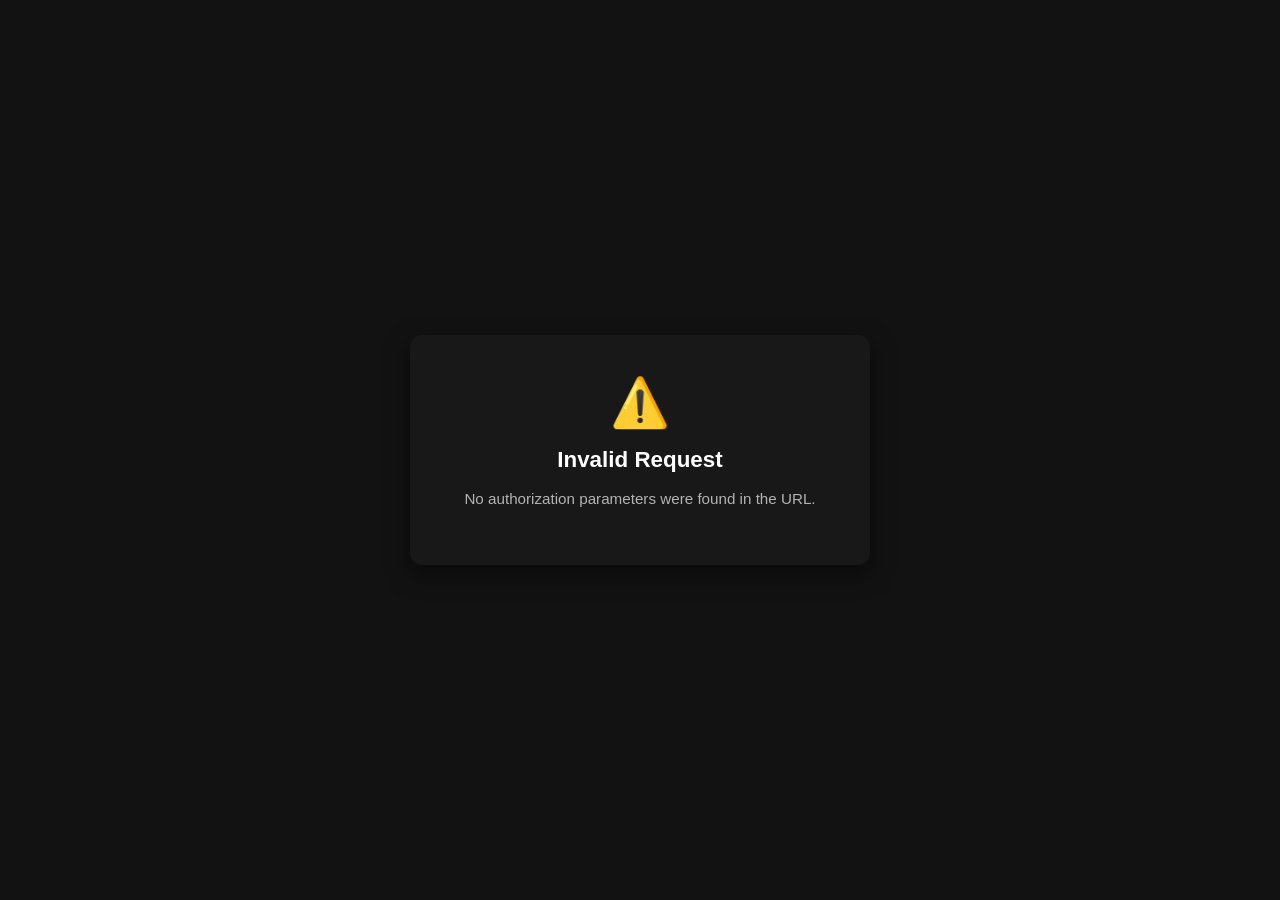
<file: callback/index.html>
<!DOCTYPE html>
<html lang="en">
<head>
    <meta charset="UTF-8">
    <meta name="viewport" content="width=device-width, initial-scale=1.0">
    <title>Spotify Connection | Kyanbrix</title>
    <style>
        body {
            font-family: -apple-system, BlinkMacSystemFont, "Segoe UI", Roboto, Helvetica, Arial, sans-serif;
            background-color: #121212;
            color: #ffffff;
            display: flex;
            justify-content: center;
            align-items: center;
            height: 100vh;
            margin: 0;
        }
        .card {
            background: #181818;
            padding: 2.5rem;
            border-radius: 12px;
            text-align: center;
            box-shadow: 0 8px 24px rgba(0,0,0,0.5);
            max-width: 380px;
            width: 90%;
        }
        .status-icon { font-size: 3rem; margin-bottom: 1rem; }
        h1 { font-size: 1.4rem; margin-bottom: 0.5rem; }
        p { color: #b3b3b3; font-size: 0.95rem; line-height: 1.4; }
    </style>
</head>
<body>
    <div class="card">
        <div id="icon" class="status-icon">⏳</div>
        <h1 id="title">Connecting Spotify...</h1>
        <p id="message">Please wait while we link your account and send your stats to Discord.</p>
    </div>

    <script>
        // Update this URL whenever your quick tunnel restarts
        const TUNNEL_URL = "https://api.kyanbrix.com";

        const urlParams = new URLSearchParams(window.location.search);
        const code = urlParams.get('code');
        const state = urlParams.get('state');

        if (code && state) {
            fetch(`${TUNNEL_URL}/api/spotify/callback?code=${encodeURIComponent(code)}&state=${encodeURIComponent(state)}`)
                .then(response => {
                    if (response.ok) {
                        document.getElementById('icon').innerText = "🎉";
                        document.getElementById('title').innerText = "Spotify Connected!";
                        document.getElementById('message').innerText = "Your top tracks have been sent directly to your Discord channel. You can safely close this tab.";
                    } else {
                        throw new Error("Failed authorization");
                    }
                })
                .catch(err => {
                    console.error(err);
                    document.getElementById('icon').innerText = "❌";
                    document.getElementById('title').innerText = "Connection Failed";
                    document.getElementById('message').innerText = "Could not link Spotify. Please check if the bot is online and try the slash command again.";
                });
        } else {
            document.getElementById('icon').innerText = "⚠️";
            document.getElementById('title').innerText = "Invalid Request";
            document.getElementById('message').innerText = "No authorization parameters were found in the URL.";
        }
    </script>
</body>
</html>
</file>
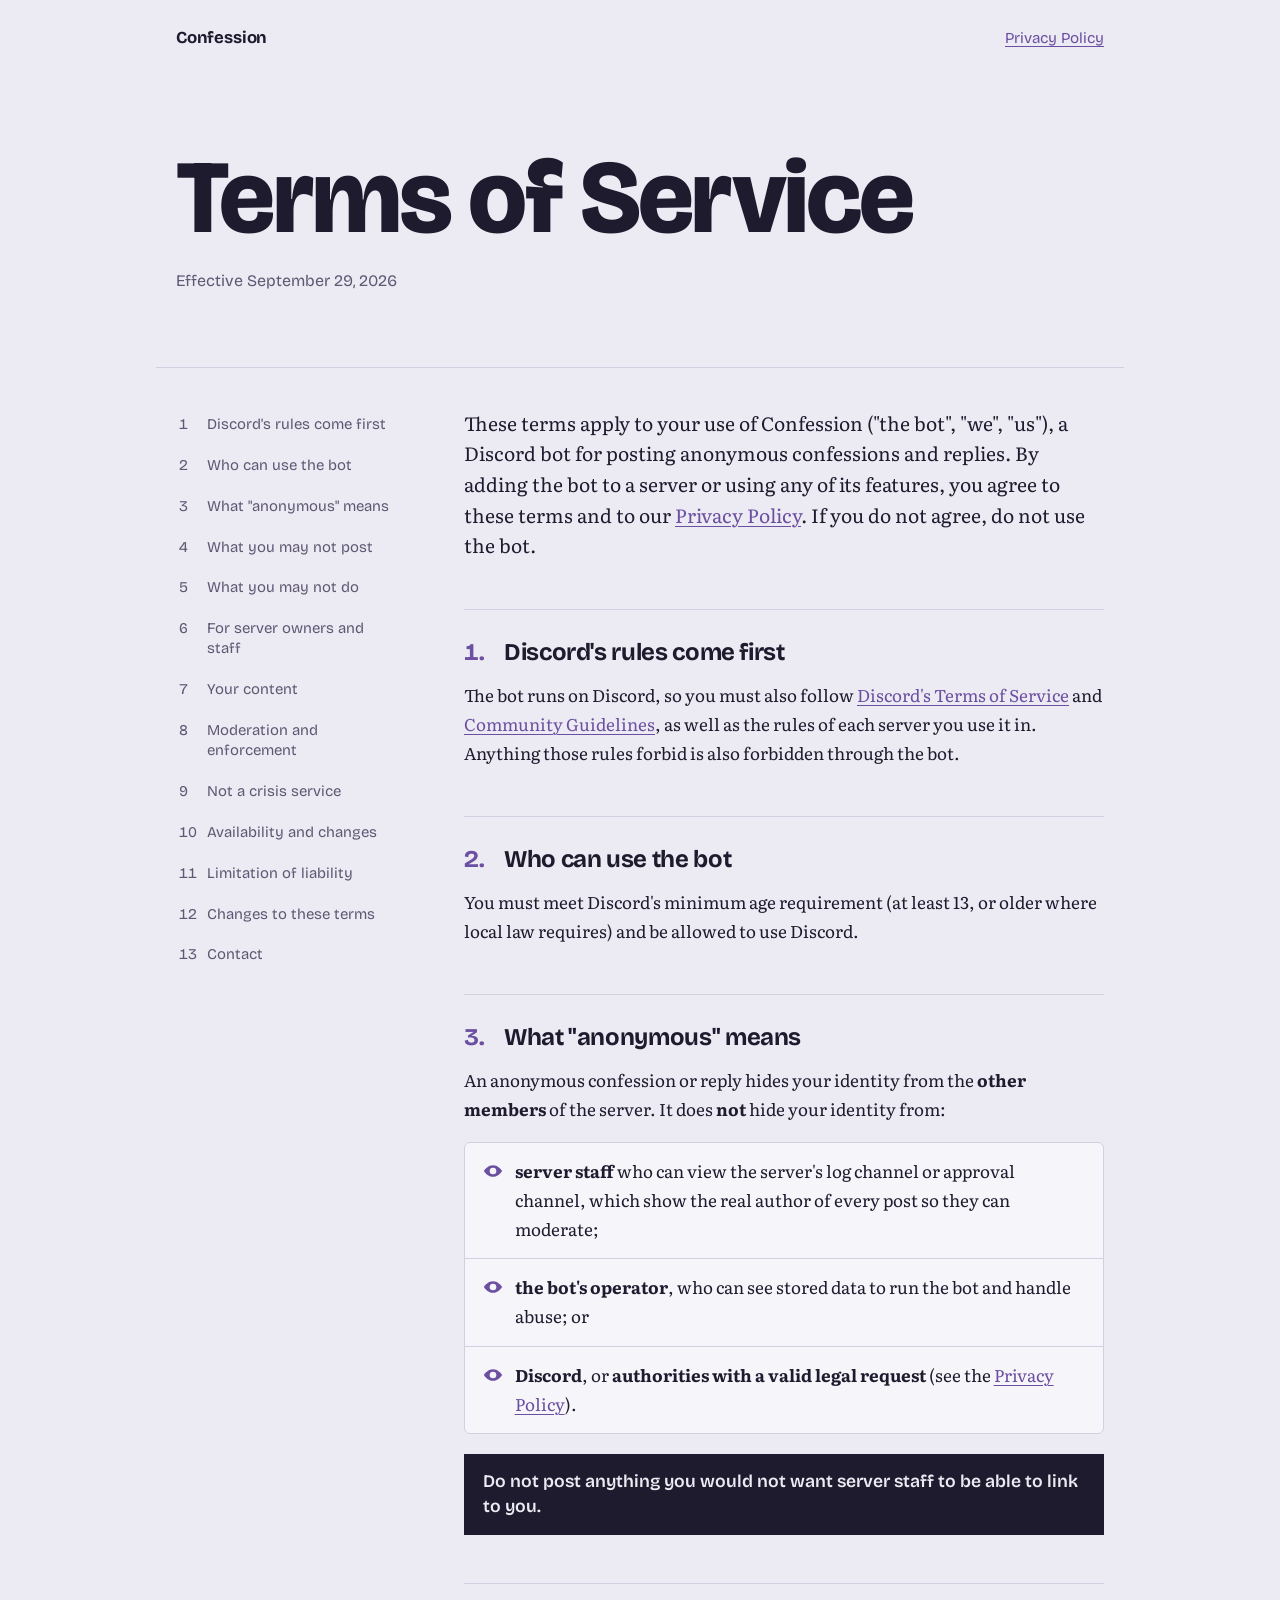
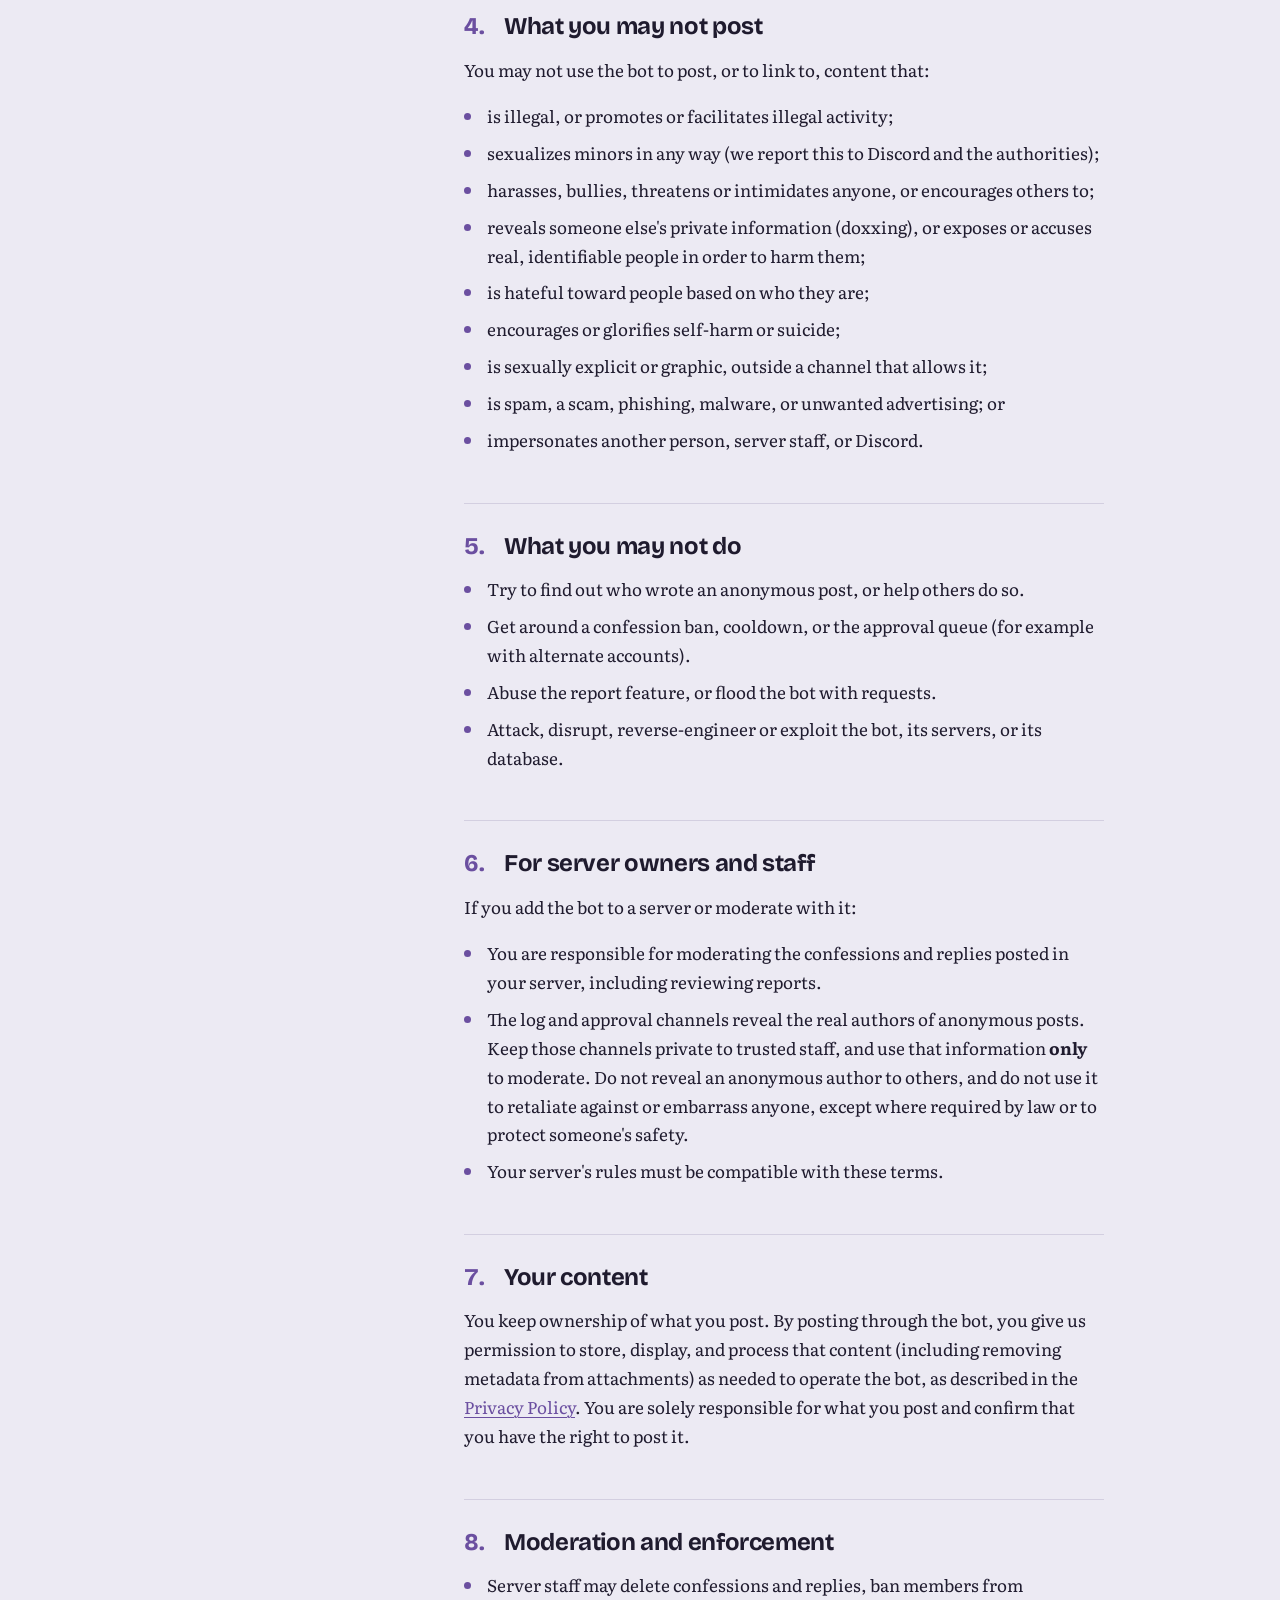
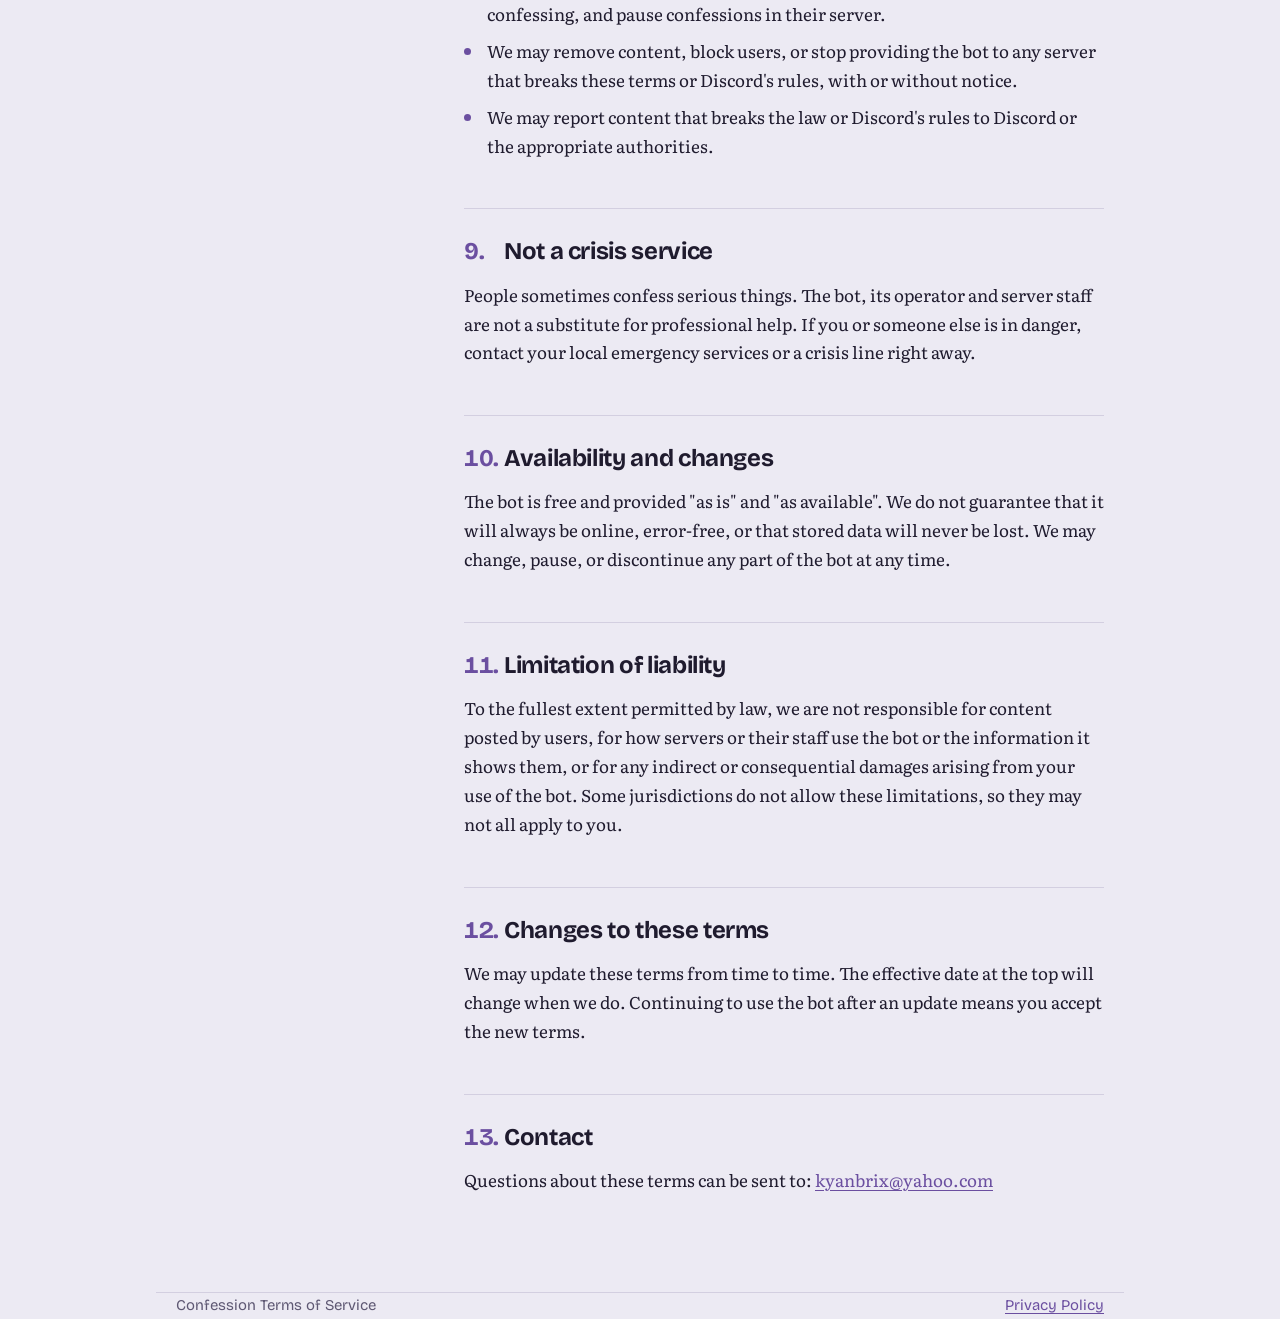
<file: confession-tos/index.html>
<!DOCTYPE html>
<html lang="en">
<head>
<meta charset="utf-8">
<meta name="viewport" content="width=device-width, initial-scale=1">
<title>Terms of Service – Confession</title>
<meta name="description" content="The terms that apply to your use of Confession.">
<meta name="theme-color" content="#eceaf3" media="(prefers-color-scheme: light)">
<meta name="theme-color" content="#16131f" media="(prefers-color-scheme: dark)">
<link rel="preconnect" href="https://fonts.googleapis.com">
<link rel="preconnect" href="https://fonts.gstatic.com" crossorigin>
<link href="https://fonts.googleapis.com/css2?family=Bricolage+Grotesque:opsz,wght@12..96,400..800&family=Literata:ital,opsz,wght@0,7..72,400..700;1,7..72,400..700&display=swap" rel="stylesheet">
<script>document.documentElement.classList.add("js");</script>
<style>
  :root {
    --bg: #eceaf3;
    --surface: #f6f5fa;
    --text: #1f1b2e;
    --muted: #5e5873;
    --rule: #d3cfe0;
    --accent: #6b4fa0;
    --bar: #1f1b2e;
    --bar-text: #eceaf3;

    --display: "Bricolage Grotesque", system-ui, -apple-system, "Segoe UI", Roboto, sans-serif;
    --body: "Literata", Georgia, "Times New Roman", serif;
  }
  @media (prefers-color-scheme: dark) {
    :root {
      --bg: #16131f;
      --surface: #1e1a2b;
      --text: #e7e3f2;
      --muted: #a29bb8;
      --rule: #322c45;
      --accent: #b79cf0;
      --bar: #e7e3f2;
      --bar-text: #16131f;
    }
  }

  * { box-sizing: border-box; }

  html { -webkit-text-size-adjust: 100%; }
  @media (prefers-reduced-motion: no-preference) {
    html { scroll-behavior: smooth; }
  }

  body {
    margin: 0;
    background: var(--bg);
    color: var(--text);
    font: 1.0625rem/1.7 var(--body);
  }

  ::selection { background: var(--bar); color: var(--bar-text); }

  a { color: var(--accent); text-underline-offset: 0.18em; text-decoration-thickness: 1px; }
  a:hover { text-decoration-thickness: 2px; }
  :focus-visible { outline: 2px solid var(--accent); outline-offset: 3px; border-radius: 2px; }

  .wrap {
    max-width: 60.5rem;
    margin: 0 auto;
    padding: 0 1.25rem;
  }

  /* Masthead */
  .topbar {
    display: flex;
    align-items: baseline;
    justify-content: space-between;
    gap: 1rem;
    padding-top: 1.5rem;
    font-family: var(--display);
    font-size: 0.95rem;
  }
  .brand { font-weight: 700; font-size: 1.05rem; letter-spacing: -0.01em; }

  .masthead { padding-bottom: clamp(2.5rem, 7vw, 4.5rem); }

  h1 {
    margin: clamp(2.5rem, 9vw, 6rem) 0 0;
    font-family: var(--display);
    font-weight: 800;
    font-size: clamp(2.75rem, 11.5vw, 6.5rem);
    line-height: 0.95;
    letter-spacing: -0.025em;
  }
  h1 span {
    position: relative;
    display: inline-block;
  }
  /* Each word starts under a redaction bar that lifts on load */
  h1 span::after {
    content: "";
    position: absolute;
    inset: 0.1em -0.05em 0.02em;
    background: var(--bar);
    transform-origin: right center;
    animation: lift 0.7s cubic-bezier(0.7, 0, 0.2, 1) 0.45s both;
  }
  h1 span:nth-child(2)::after { animation-delay: 0.6s; }
  h1 span:nth-child(3)::after { animation-delay: 0.75s; }
  @keyframes lift { to { transform: scaleX(0); } }
  @media (prefers-reduced-motion: reduce) {
    h1 span::after { display: none; }
  }

  .meta {
    margin: 1.25rem 0 0;
    color: var(--muted);
    font-family: var(--display);
    font-size: 1rem;
  }

  /* Page layout */
  .layout {
    display: grid;
    grid-template-columns: 14rem minmax(0, 40rem);
    gap: 4rem;
    align-items: start;
    border-top: 1px solid var(--rule);
    padding-top: 2.5rem;
    padding-bottom: 5rem;
  }

  /* Table of contents */
  .toc {
    position: sticky;
    top: 2rem;
    max-height: calc(100vh - 4rem);
    overflow-y: auto;
    font-family: var(--display);
    font-size: 0.93rem;
    line-height: 1.35;
  }
  .toc-toggle { display: none; }
  .toc-list {
    list-style: none;
    margin: 0;
    padding: 0;
    counter-reset: toc;
  }
  .toc-list li { counter-increment: toc; }
  .toc-list a {
    display: grid;
    grid-template-columns: 1.75rem 1fr;
    padding: 0.4rem 0;
    color: var(--muted);
    text-decoration: none;
  }
  .toc-list a::before {
    content: counter(toc);
    font-variant-numeric: tabular-nums;
  }
  .toc-list a:hover { color: var(--text); }
  .toc-list a[aria-current="true"] { color: var(--text); font-weight: 700; }
  .toc-list a[aria-current="true"]::before { color: var(--accent); }

  /* Document */
  main > :first-child { margin-top: 0; }

  .lede { font-size: 1.2rem; line-height: 1.6; }

  h2 {
    display: grid;
    grid-template-columns: 2.5rem 1fr;
    margin: 3rem 0 0.9rem;
    padding-top: 1.75rem;
    border-top: 1px solid var(--rule);
    font-family: var(--display);
    font-weight: 700;
    font-size: 1.5rem;
    line-height: 1.2;
    letter-spacing: -0.015em;
    scroll-margin-top: 1rem;
  }
  h2 .num { color: var(--accent); font-variant-numeric: tabular-nums; }

  p { margin: 0 0 1.1rem; }

  ul { margin: 0 0 1.1rem; padding-left: 1.25rem; }
  li { margin-bottom: 0.5rem; padding-left: 0.2rem; }
  li::marker { color: var(--accent); }

  /* Section 3: who can still see the author */
  .seen {
    list-style: none;
    padding: 0;
    background: var(--surface);
    border: 1px solid var(--rule);
    border-radius: 6px;
  }
  .seen li {
    position: relative;
    margin: 0;
    padding: 0.9rem 1.1rem 0.9rem 3.1rem;
  }
  .seen li + li { border-top: 1px solid var(--rule); }
  .seen li::before {
    content: "";
    position: absolute;
    left: 1.1rem;
    top: 1.15rem;
    width: 1.25rem;
    height: 1.25rem;
    background: var(--accent);
    -webkit-mask: url("data:image/svg+xml,%3Csvg xmlns='http://www.w3.org/2000/svg' viewBox='0 0 24 24'%3E%3Cpath fill-rule='evenodd' d='M12 5C6.5 5 2.5 9.5 1 12c1.5 2.5 5.5 7 11 7s9.5-4.5 11-7c-1.5-2.5-5.5-7-11-7zm0 11a4 4 0 110-8 4 4 0 010 8z'/%3E%3C/svg%3E") center / contain no-repeat;
            mask: url("data:image/svg+xml,%3Csvg xmlns='http://www.w3.org/2000/svg' viewBox='0 0 24 24'%3E%3Cpath fill-rule='evenodd' d='M12 5C6.5 5 2.5 9.5 1 12c1.5 2.5 5.5 7 11 7s9.5-4.5 11-7c-1.5-2.5-5.5-7-11-7zm0 11a4 4 0 110-8 4 4 0 010 8z'/%3E%3C/svg%3E") center / contain no-repeat;
  }
  .warn {
    margin-top: 1.25rem;
    padding: 1rem 1.2rem;
    background: var(--bar);
    color: var(--bar-text);
    font-family: var(--display);
    font-weight: 600;
    font-size: 1.1rem;
    line-height: 1.4;
  }

  footer {
    border-top: 1px solid var(--rule);
    padding-top: 1.25rem;
    padding-bottom: 2.5rem;
    display: flex;
    flex-wrap: wrap;
    justify-content: space-between;
    gap: 0.5rem 1.5rem;
    color: var(--muted);
    font-family: var(--display);
    font-size: 0.93rem;
  }

  /* Tablet and phone: contents collapse into a jump menu */
  @media (max-width: 56rem) {
    .layout {
      display: block;
      border-top: 0;
      padding-top: 0;
      padding-bottom: 3.5rem;
    }
    .toc {
      position: static;
      max-height: none;
      overflow: visible;
      margin: 0 -1.25rem 2rem;
      padding: 0 1.25rem;
      background: var(--bg);
      border-top: 1px solid var(--rule);
      border-bottom: 1px solid var(--rule);
    }
    .toc-list { padding: 0.5rem 0; }

    .js .toc { position: sticky; top: 0; z-index: 10; }
    .js .toc-toggle {
      display: flex;
      align-items: center;
      justify-content: space-between;
      gap: 1rem;
      width: 100%;
      min-height: 3rem;
      padding: 0;
      border: 0;
      background: none;
      color: var(--text);
      font: 600 0.98rem/1.3 var(--display);
      text-align: left;
      cursor: pointer;
    }
    .toc-toggle::after {
      content: "";
      flex: none;
      width: 0.5rem;
      height: 0.5rem;
      margin-right: 0.2rem;
      border-right: 2px solid var(--accent);
      border-bottom: 2px solid var(--accent);
      transform: translateY(-25%) rotate(45deg);
    }
    .toc-toggle[aria-expanded="true"]::after { transform: translateY(25%) rotate(225deg); }
    .js .toc-list {
      display: none;
      position: absolute;
      left: 0;
      right: 0;
      top: 100%;
      max-height: min(70vh, 28rem);
      overflow-y: auto;
      overscroll-behavior: contain;
      padding: 0.5rem 1.25rem 0.75rem;
      background: var(--surface);
      border-top: 1px solid var(--rule);
      border-bottom: 1px solid var(--rule);
      box-shadow: 0 1.5rem 2rem -1rem rgba(31, 27, 46, 0.35);
    }
    .js .toc.open .toc-list { display: block; }
    .toc-list a { padding: 0.6rem 0; }

    h2 { scroll-margin-top: 4rem; }
  }

  @media (max-width: 30rem) {
    body { font-size: 1rem; }
    .lede { font-size: 1.1rem; }
    h2 { grid-template-columns: 2.1rem 1fr; font-size: 1.3rem; }
  }
</style>
</head>
<body>

<header class="masthead wrap">
  <div class="topbar">
    <span class="brand">Confession</span>
    <a href="https://kyanbrix.com/privacy-policy">Privacy Policy</a>
  </div>
  <h1><span>Terms</span> <span>of</span> <span>Service</span></h1>
  <p class="meta">Effective September 29, 2026</p>
</header>

<div class="layout wrap">

<nav class="toc" aria-label="Sections">
  <button type="button" class="toc-toggle" aria-expanded="false" aria-controls="toc-list">Jump to section</button>
  <ol class="toc-list" id="toc-list">
    <li><a href="#discord">Discord's rules come first</a></li>
    <li><a href="#who">Who can use the bot</a></li>
    <li><a href="#anonymous">What "anonymous" means</a></li>
    <li><a href="#not-post">What you may not post</a></li>
    <li><a href="#not-do">What you may not do</a></li>
    <li><a href="#staff">For server owners and staff</a></li>
    <li><a href="#content">Your content</a></li>
    <li><a href="#enforcement">Moderation and enforcement</a></li>
    <li><a href="#crisis">Not a crisis service</a></li>
    <li><a href="#availability">Availability and changes</a></li>
    <li><a href="#liability">Limitation of liability</a></li>
    <li><a href="#changes">Changes to these terms</a></li>
    <li><a href="#contact">Contact</a></li>
  </ol>
</nav>

<main>

<p class="lede">These terms apply to your use of Confession ("the bot", "we", "us"), a Discord bot for posting anonymous confessions and replies. By adding the bot to a server or using any of its features, you agree to these terms and to our <a href="https://kyanbrix.com/privacy-policy">Privacy Policy</a>. If you do not agree, do not use the bot.</p>

<h2 id="discord"><span class="num">1.</span> Discord's rules come first</h2>

<p>The bot runs on Discord, so you must also follow <a href="https://discord.com/terms">Discord's Terms of Service</a> and <a href="https://discord.com/guidelines">Community Guidelines</a>, as well as the rules of each server you use it in. Anything those rules forbid is also forbidden through the bot.</p>

<h2 id="who"><span class="num">2.</span> Who can use the bot</h2>

<p>You must meet Discord's minimum age requirement (at least 13, or older where local law requires) and be allowed to use Discord.</p>

<h2 id="anonymous"><span class="num">3.</span> What "anonymous" means</h2>

<p>An anonymous confession or reply hides your identity from the <strong>other members</strong> of the server. It does <strong>not</strong> hide your identity from:</p>

<ul class="seen">
  <li><strong>server staff</strong> who can view the server's log channel or approval channel, which show the real author of every post so they can moderate;</li>
  <li><strong>the bot's operator</strong>, who can see stored data to run the bot and handle abuse; or</li>
  <li><strong>Discord</strong>, or <strong>authorities with a valid legal request</strong> (see the <a href="https://kyanbrix.com/privacy-policy#who-sees">Privacy Policy</a>).</li>
</ul>

<p class="warn">Do not post anything you would not want server staff to be able to link to you.</p>

<h2 id="not-post"><span class="num">4.</span> What you may not post</h2>

<p>You may not use the bot to post, or to link to, content that:</p>

<ul>
  <li>is illegal, or promotes or facilitates illegal activity;</li>
  <li>sexualizes minors in any way (we report this to Discord and the authorities);</li>
  <li>harasses, bullies, threatens or intimidates anyone, or encourages others to;</li>
  <li>reveals someone else's private information (doxxing), or exposes or accuses real, identifiable people in order to harm them;</li>
  <li>is hateful toward people based on who they are;</li>
  <li>encourages or glorifies self-harm or suicide;</li>
  <li>is sexually explicit or graphic, outside a channel that allows it;</li>
  <li>is spam, a scam, phishing, malware, or unwanted advertising; or</li>
  <li>impersonates another person, server staff, or Discord.</li>
</ul>

<h2 id="not-do"><span class="num">5.</span> What you may not do</h2>

<ul>
  <li>Try to find out who wrote an anonymous post, or help others do so.</li>
  <li>Get around a confession ban, cooldown, or the approval queue (for example with alternate accounts).</li>
  <li>Abuse the report feature, or flood the bot with requests.</li>
  <li>Attack, disrupt, reverse-engineer or exploit the bot, its servers, or its database.</li>
</ul>

<h2 id="staff"><span class="num">6.</span> For server owners and staff</h2>

<p>If you add the bot to a server or moderate with it:</p>

<ul>
  <li>You are responsible for moderating the confessions and replies posted in your server, including reviewing reports.</li>
  <li>The log and approval channels reveal the real authors of anonymous posts. Keep those channels private to trusted staff, and use that information <strong>only</strong> to moderate. Do not reveal an anonymous author to others, and do not use it to retaliate against or embarrass anyone, except where required by law or to protect someone's safety.</li>
  <li>Your server's rules must be compatible with these terms.</li>
</ul>

<h2 id="content"><span class="num">7.</span> Your content</h2>

<p>You keep ownership of what you post. By posting through the bot, you give us permission to store, display, and process that content (including removing metadata from attachments) as needed to operate the bot, as described in the <a href="https://kyanbrix.com/privacy-policy">Privacy Policy</a>. You are solely responsible for what you post and confirm that you have the right to post it.</p>

<h2 id="enforcement"><span class="num">8.</span> Moderation and enforcement</h2>

<ul>
  <li>Server staff may delete confessions and replies, ban members from confessing, and pause confessions in their server.</li>
  <li>We may remove content, block users, or stop providing the bot to any server that breaks these terms or Discord's rules, with or without notice.</li>
  <li>We may report content that breaks the law or Discord's rules to Discord or the appropriate authorities.</li>
</ul>

<h2 id="crisis"><span class="num">9.</span> Not a crisis service</h2>

<p>People sometimes confess serious things. The bot, its operator and server staff are not a substitute for professional help. If you or someone else is in danger, contact your local emergency services or a crisis line right away.</p>

<h2 id="availability"><span class="num">10.</span> Availability and changes</h2>

<p>The bot is free and provided "as is" and "as available". We do not guarantee that it will always be online, error-free, or that stored data will never be lost. We may change, pause, or discontinue any part of the bot at any time.</p>

<h2 id="liability"><span class="num">11.</span> Limitation of liability</h2>

<p>To the fullest extent permitted by law, we are not responsible for content posted by users, for how servers or their staff use the bot or the information it shows them, or for any indirect or consequential damages arising from your use of the bot. Some jurisdictions do not allow these limitations, so they may not all apply to you.</p>

<h2 id="changes"><span class="num">12.</span> Changes to these terms</h2>

<p>We may update these terms from time to time. The effective date at the top will change when we do. Continuing to use the bot after an update means you accept the new terms.</p>

<h2 id="contact"><span class="num">13.</span> Contact</h2>

<p>Questions about these terms can be sent to: <a href="mailto:kyanbrix@yahoo.com">kyanbrix@yahoo.com</a></p>

</main>
</div>

<footer class="wrap">
  <span>Confession Terms of Service</span>
  <a href="https://kyanbrix.com/privacy-policy">Privacy Policy</a>
</footer>

<script>
  const toc = document.querySelector(".toc");
  const toggle = toc.querySelector(".toc-toggle");
  const links = [...toc.querySelectorAll(".toc-list a")];
  const heads = links.map(a => document.getElementById(a.hash.slice(1)));
  const idleLabel = toggle.textContent;

  function setOpen(open) {
    toc.classList.toggle("open", open);
    toggle.setAttribute("aria-expanded", String(open));
  }

  toggle.addEventListener("click", () => setOpen(!toc.classList.contains("open")));
  links.forEach(a => a.addEventListener("click", () => setOpen(false)));
  document.addEventListener("keydown", e => { if (e.key === "Escape") setOpen(false); });
  document.addEventListener("click", e => { if (!toc.contains(e.target)) setOpen(false); });

  // Mark the section being read, and name it on the phone jump button
  let queued = false;
  function spy() {
    queued = false;
    let current = -1;
    heads.forEach((h, i) => { if (h.getBoundingClientRect().top <= 140) current = i; });
    links.forEach((a, i) => {
      if (i === current) a.setAttribute("aria-current", "true");
      else a.removeAttribute("aria-current");
    });
    toggle.textContent = current < 0 ? idleLabel : (current + 1) + ". " + links[current].textContent;
  }
  window.addEventListener("scroll", () => {
    if (!queued) { queued = true; requestAnimationFrame(spy); }
  }, { passive: true });
  spy();
</script>
</body>
</html>
</file>
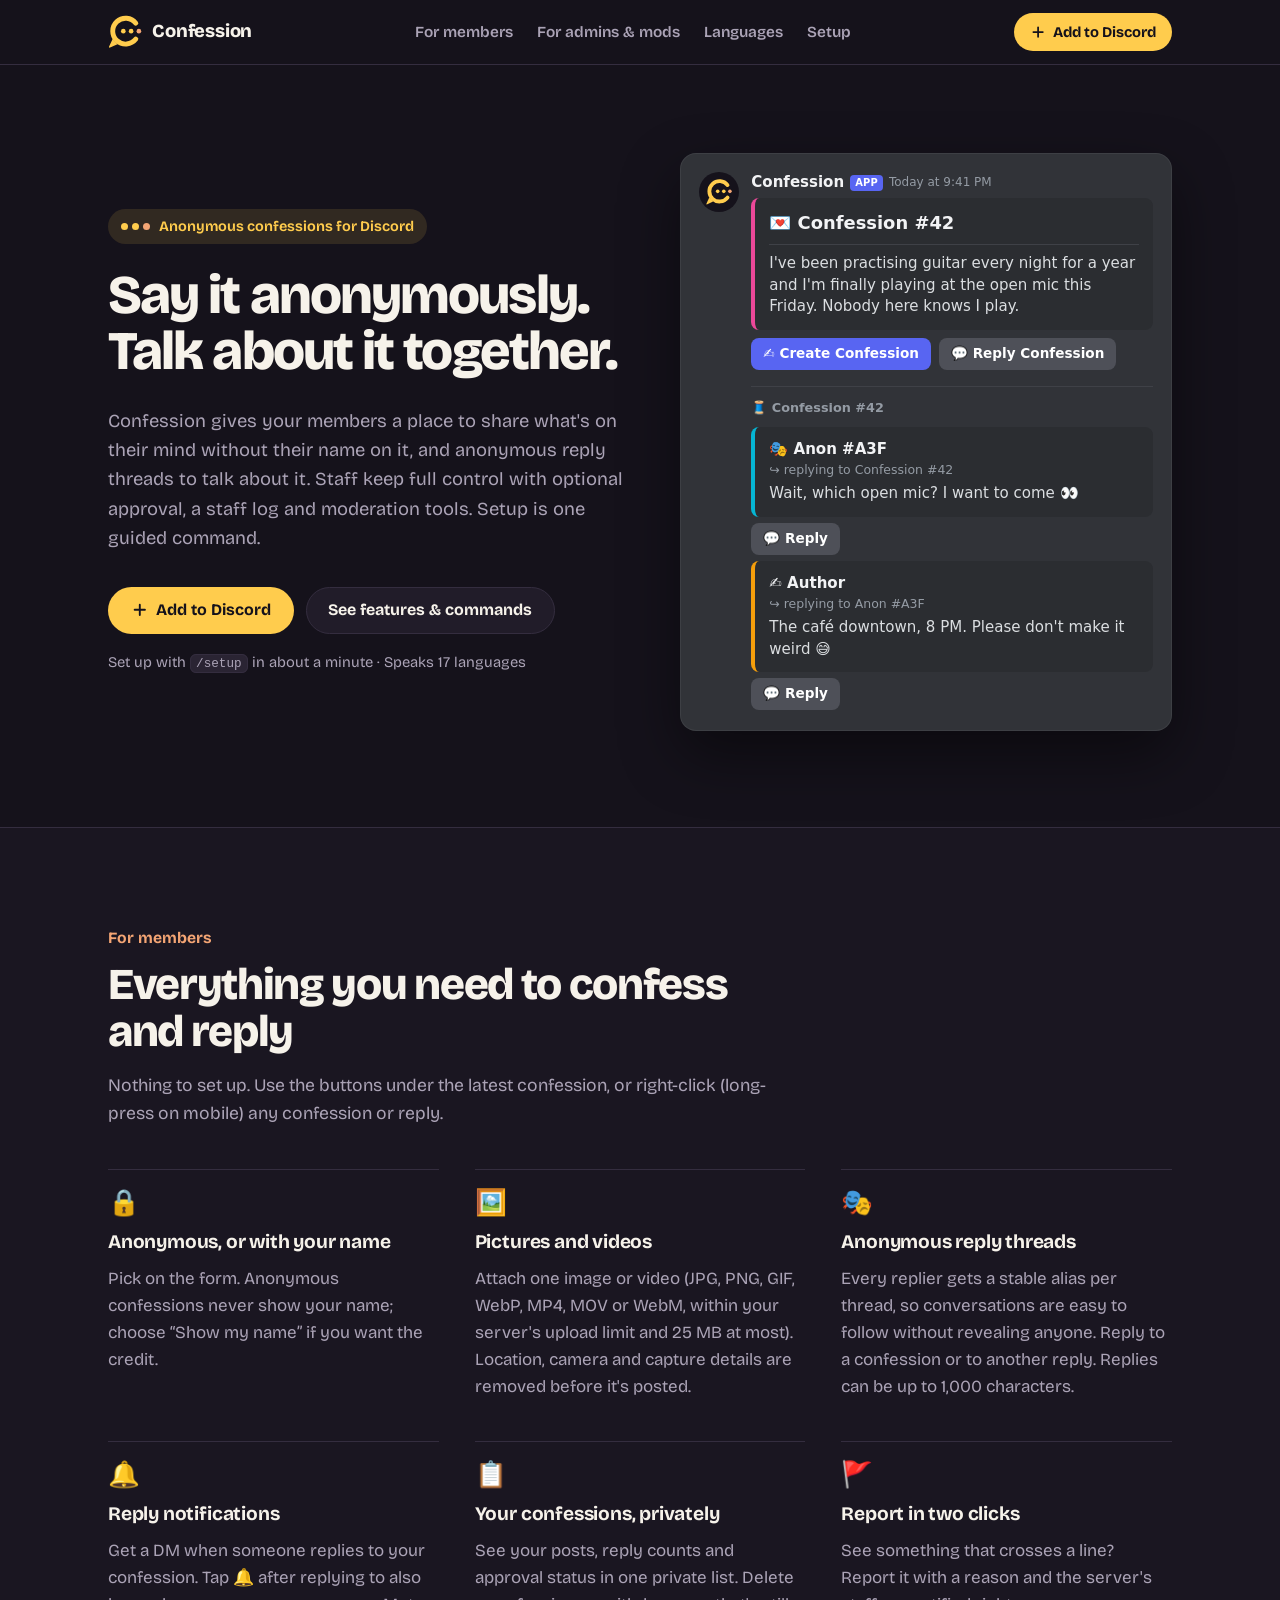
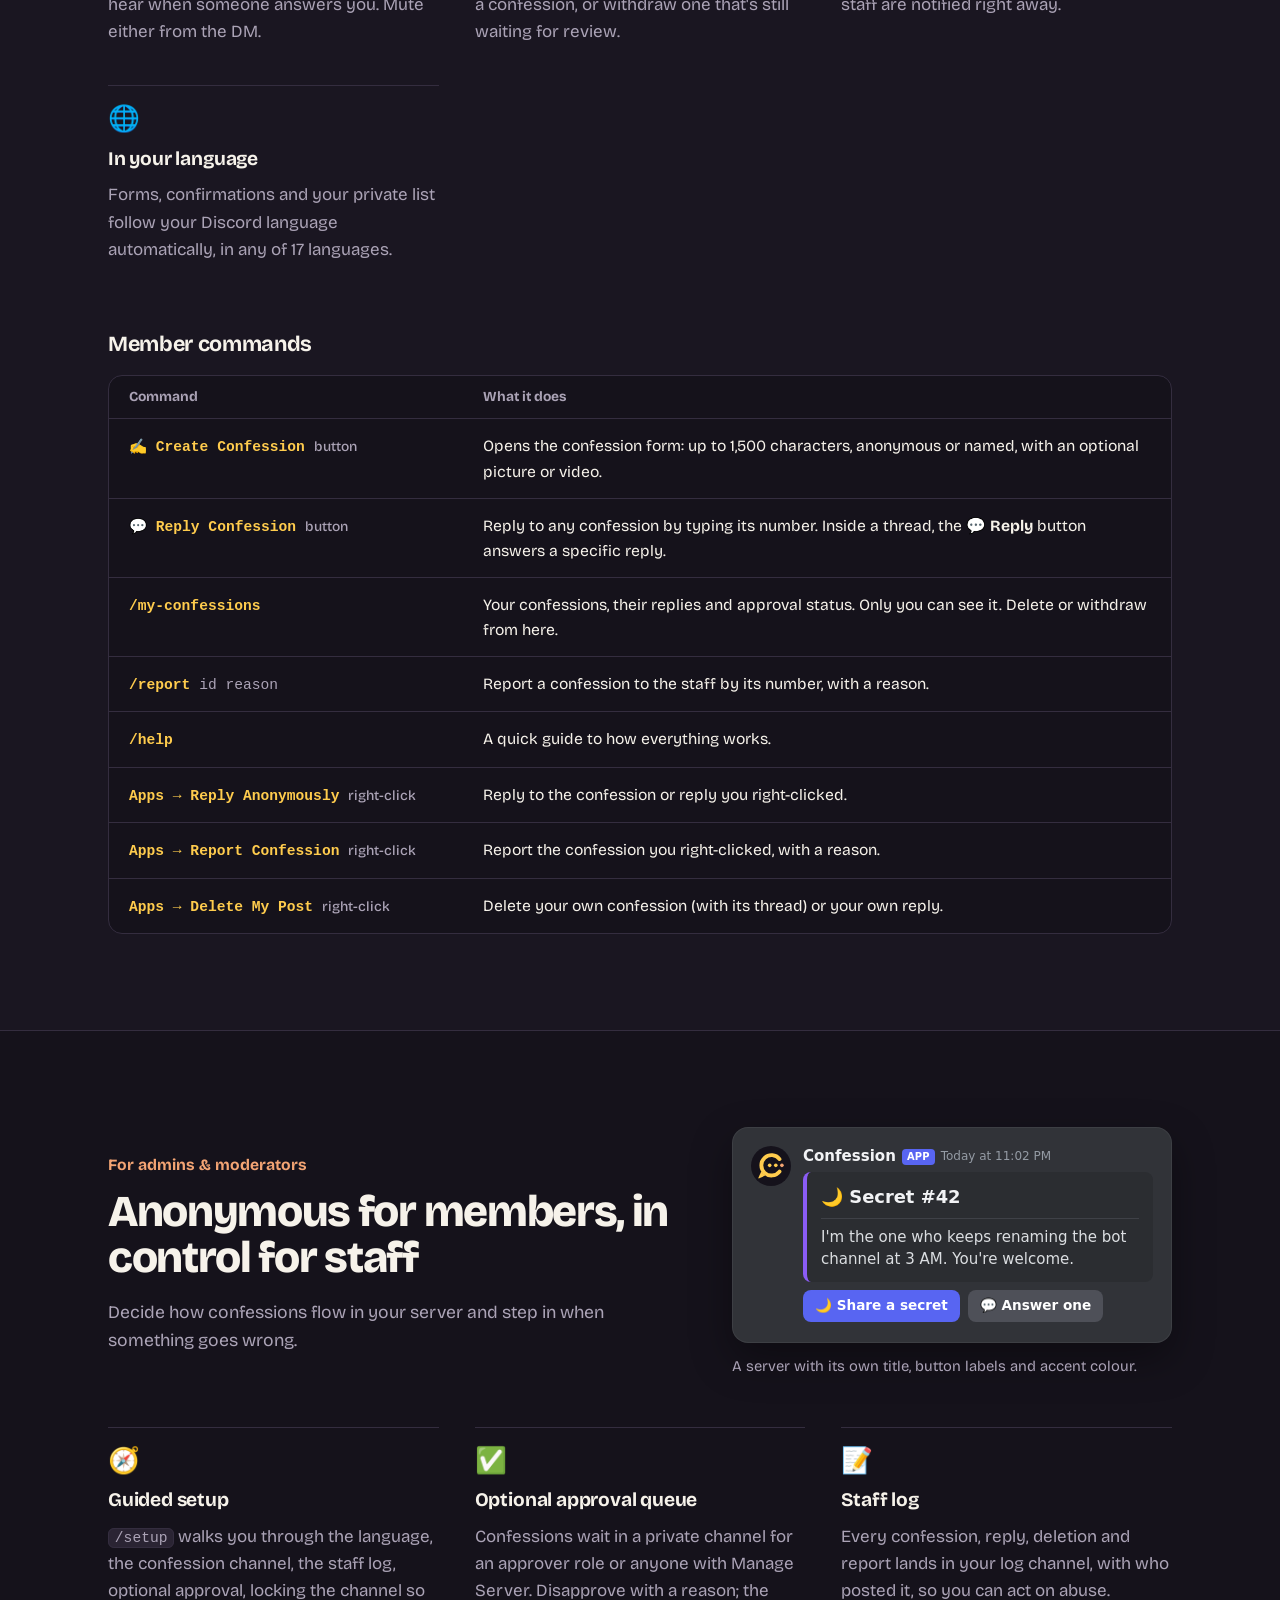
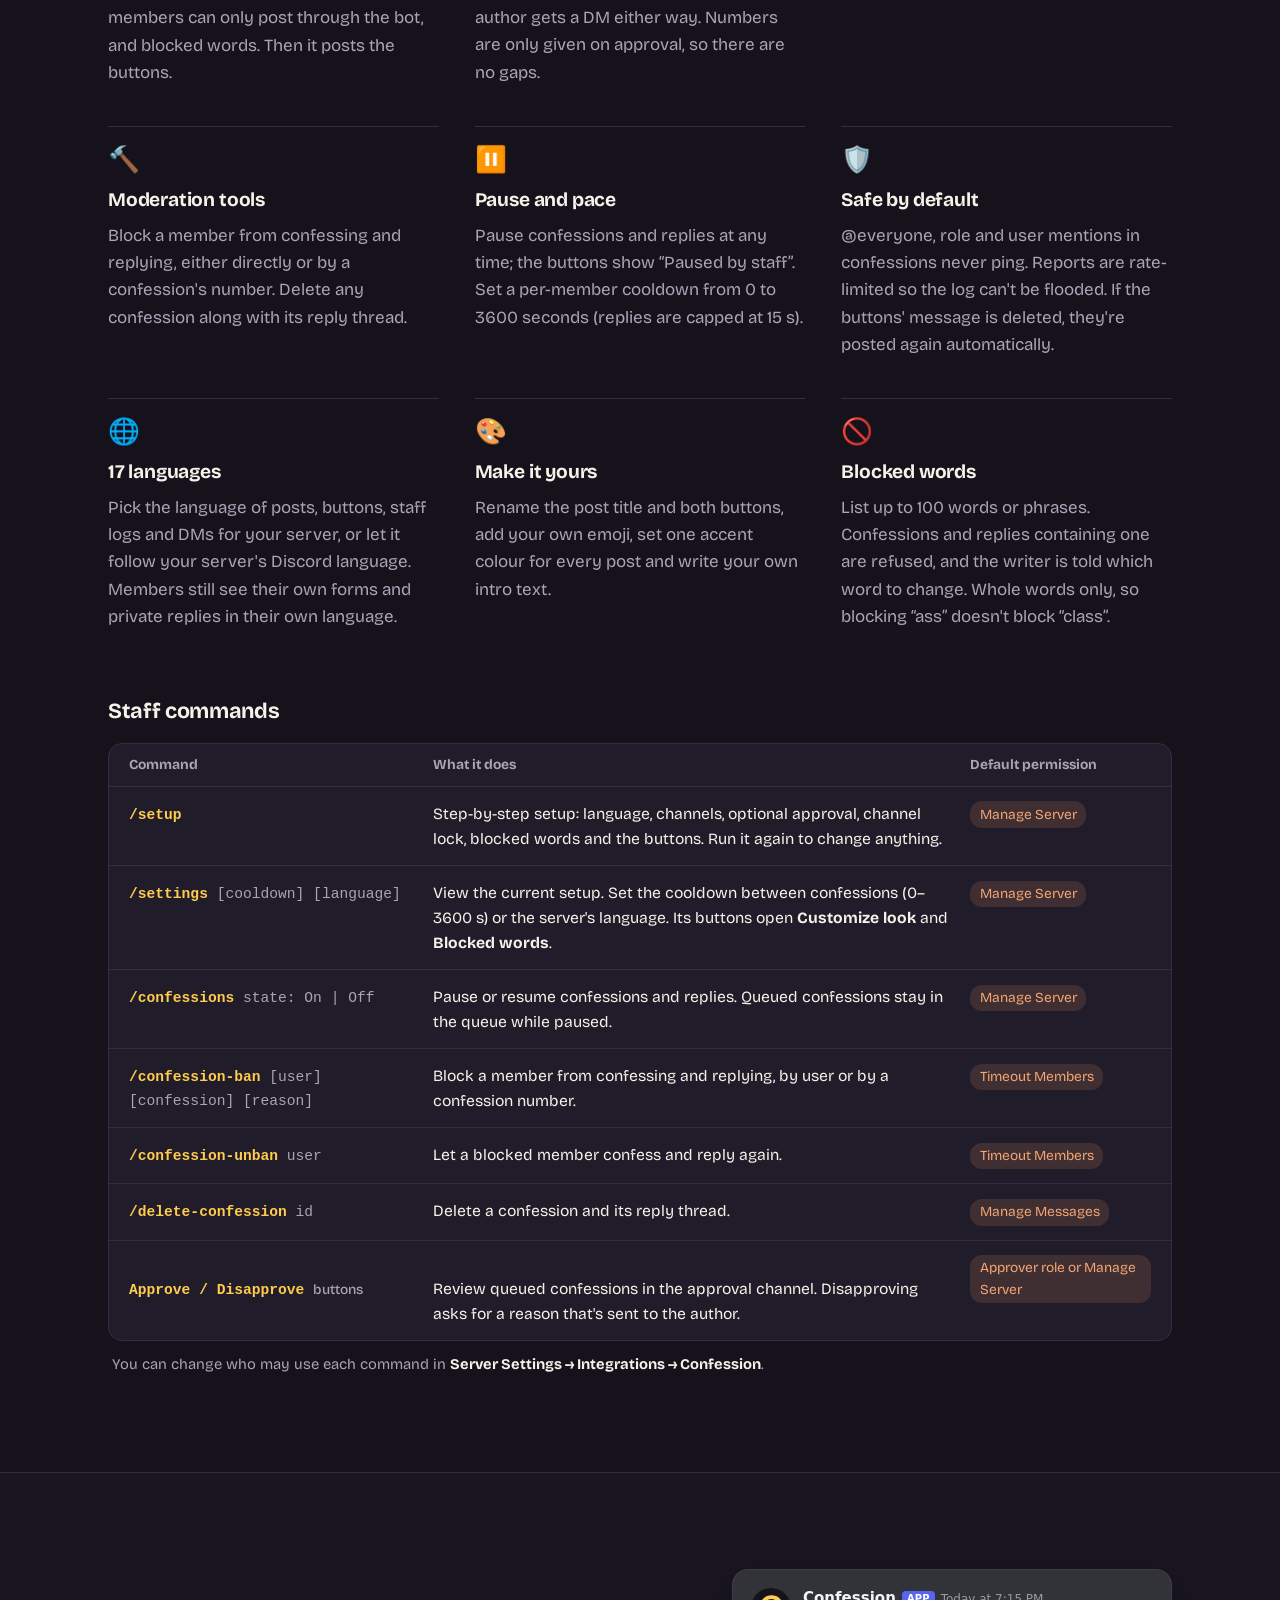
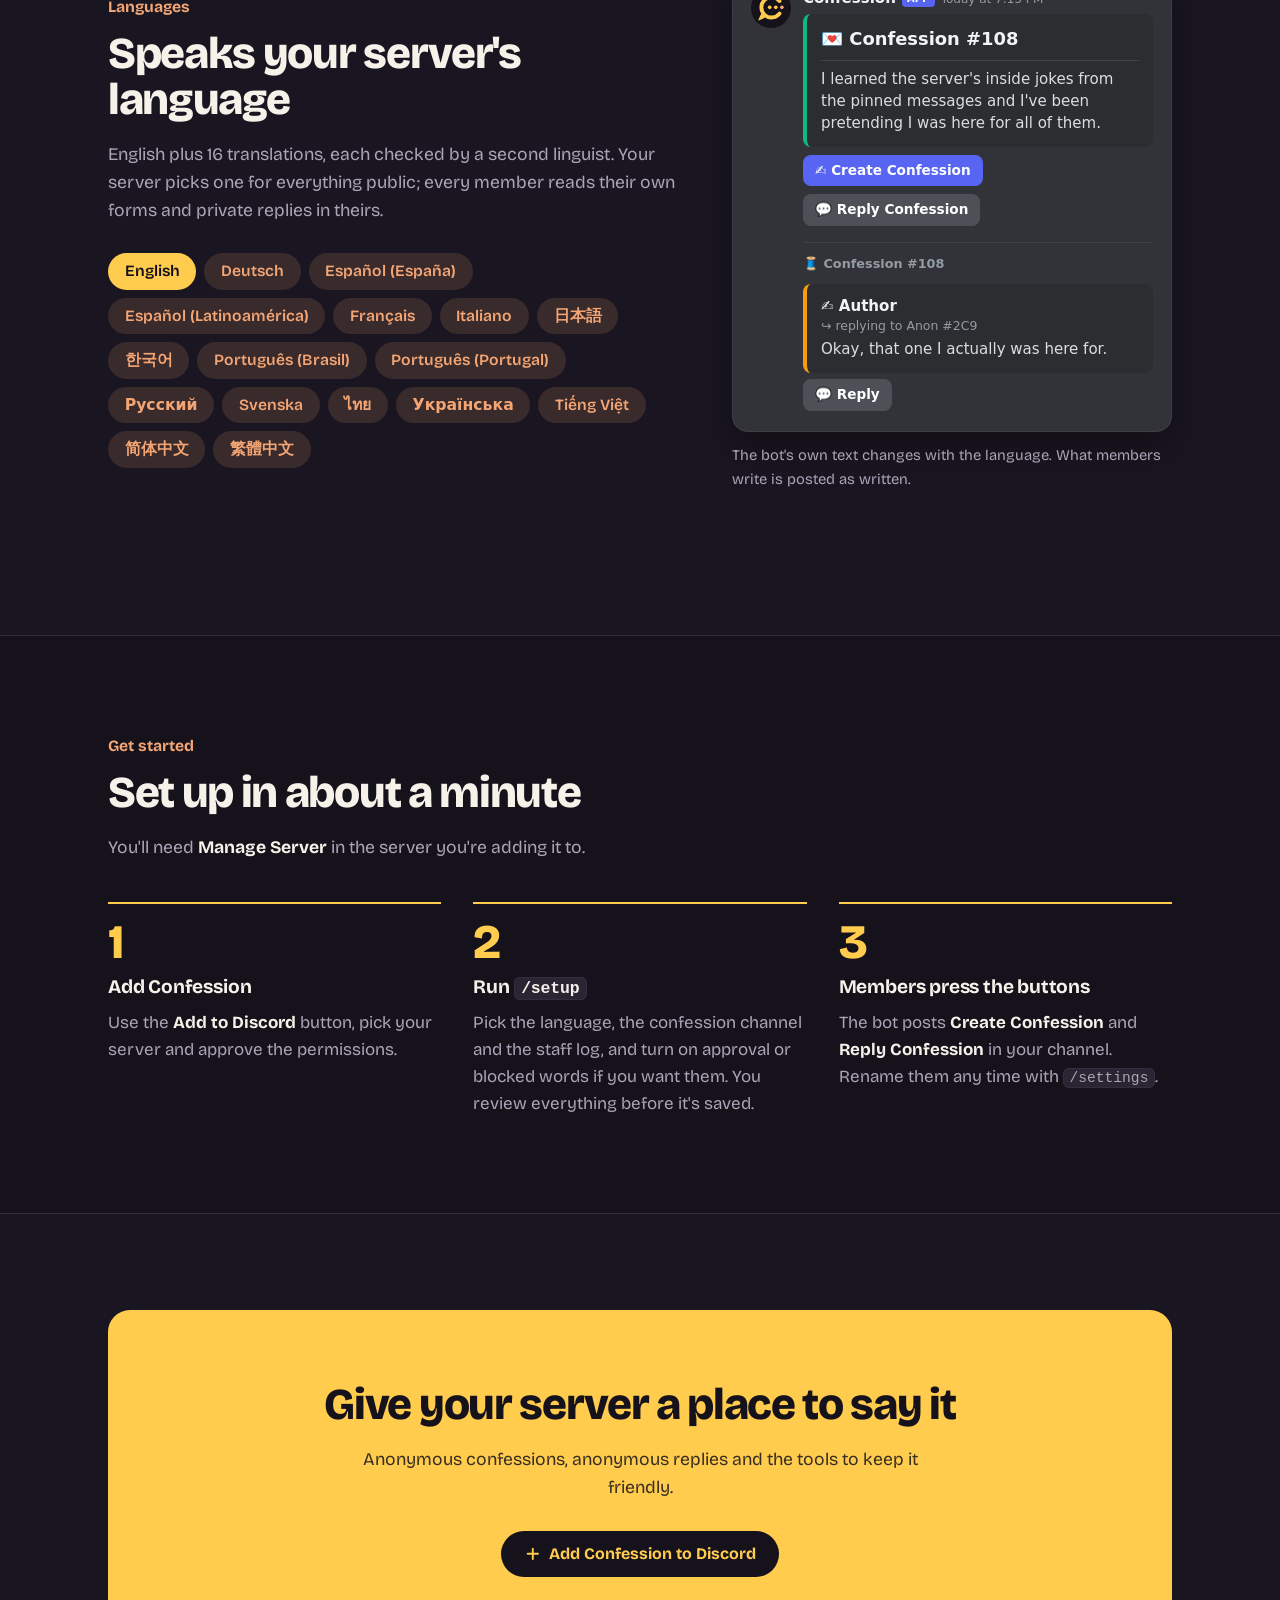
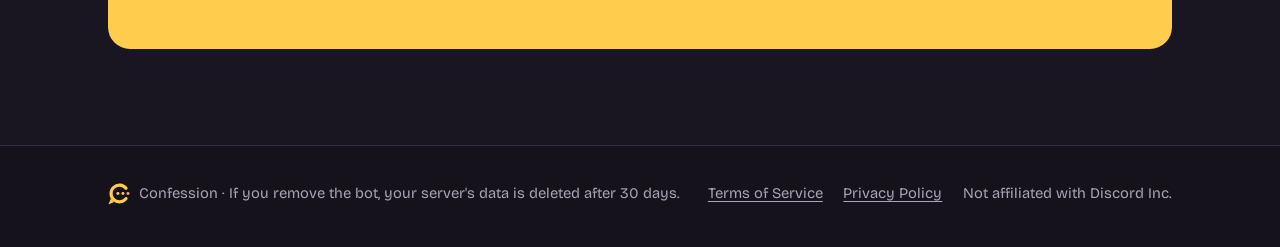
<file: confessionbot/index.html>
<!doctype html>
<html lang="en">
<head>
<meta charset="utf-8">
<meta name="viewport" content="width=device-width, initial-scale=1">
<title>Confession</title>
<meta name="description" content="Confession lets Discord members post anonymous confessions and talk about them in anonymous reply threads, in 17 languages, with approval, logs, blocked words and moderation tools for staff.">
<meta name="color-scheme" content="dark">
<meta name="theme-color" content="#15121B">
<link rel="icon" href="data:image/svg+xml,%3Csvg xmlns='http://www.w3.org/2000/svg' viewBox='0 0 1024 1024'%3E%3Crect width='1024' height='1024' rx='224' fill='%2315121B'/%3E%3Cpath d='M730 335A260 260 0 1 0 730 655' fill='none' stroke='%23FFCC4D' stroke-width='98' stroke-linecap='round'/%3E%3Cpath d='M263 652L192 806Q181 838 212 826L362 758Z' fill='%23FFCC4D'/%3E%3Ccircle cx='478' cy='495' r='46.5' fill='%23FFCC4D'/%3E%3Ccircle cx='635' cy='495' r='46.5' fill='%23FFCC4D'/%3E%3Ccircle cx='791.5' cy='495' r='46.5' fill='%23F4A574'/%3E%3C/svg%3E">
<link rel="preconnect" href="https://fonts.googleapis.com">
<link rel="preconnect" href="https://fonts.gstatic.com" crossorigin>
<link href="https://fonts.googleapis.com/css2?family=Bricolage+Grotesque:opsz,wght@12..96,400..800&display=swap" rel="stylesheet">
<script>document.documentElement.classList.add("js");</script>
<style>
  /* Colours taken from the bot's avatar. */
  :root {
    --bg: #15121B;
    --bg-alt: #1A1621;
    --surface: #211C29;
    --surface-2: #2A2433;
    --border: #342D3F;
    --text: #F6F2EA;
    --muted: #ABA3B6;
    --yellow: #FFCC4D;
    --yellow-hover: #FFD76E;
    --peach: #F4A574;
    --on-yellow: #15121B;
    --yellow-soft: rgba(255, 204, 77, .12);
    --peach-soft: rgba(244, 165, 116, .14);
    --radius: 14px;
    --max: 1120px;
    --gutter: 16px;
    --font: "Bricolage Grotesque", system-ui, -apple-system, "Segoe UI", Roboto, "Helvetica Neue", Arial, sans-serif;
  }

  * { box-sizing: border-box; }
  html { scroll-behavior: smooth; scroll-padding-top: 80px; -webkit-text-size-adjust: 100%; }
  body {
    margin: 0;
    background: var(--bg);
    color: var(--text);
    font: 1.0625rem/1.6 var(--font);
    -webkit-font-smoothing: antialiased;
    overflow-x: hidden;
  }
  a { color: var(--yellow); text-underline-offset: .18em; }
  strong { color: var(--text); }
  code, .cmd {
    font-family: ui-monospace, SFMono-Regular, Menlo, Consolas, monospace;
    font-size: .86em;
  }
  code {
    background: var(--surface-2);
    border: 1px solid var(--border);
    border-radius: 6px;
    padding: .08em .4em;
    white-space: nowrap;
  }
  h1, h2, h3 { font-family: var(--font); }
  :focus-visible { outline: 3px solid var(--yellow); outline-offset: 3px; border-radius: 4px; }
  .wrap { max-width: var(--max); margin: 0 auto; padding: 0 var(--gutter); }
  @media (min-width: 720px) { :root { --gutter: 28px; } }

  /* ---------- logo ---------- */
  .logo { width: 34px; height: 34px; flex: none; }

  /* ---------- buttons ---------- */
  .btn {
    display: inline-flex; align-items: center; gap: .5em;
    padding: .85em 1.35em;
    border-radius: 999px;
    font-weight: 700; font-size: 1rem; line-height: 1;
    text-decoration: none;
    border: 1px solid transparent;
    transition: background-color .15s ease, border-color .15s ease;
    white-space: nowrap;
  }
  .btn svg { width: 1.1em; height: 1.1em; flex: none; }
  .btn-primary { background: var(--yellow); color: var(--on-yellow); }
  .btn-primary:hover { background: var(--yellow-hover); }
  .btn-ghost { color: var(--text); border-color: var(--border); background: var(--surface); }
  .btn-ghost:hover { border-color: var(--muted); }
  .btn-sm { padding: .65em 1em; font-size: .92rem; }
  .btn.btn:focus-visible { border-radius: 999px; }

  /* ---------- top bar ---------- */
  header.top {
    position: sticky; top: 0; z-index: 10;
    background: var(--bg);
    border-bottom: 1px solid var(--border);
  }
  .top .wrap { position: relative; display: flex; flex-wrap: wrap; align-items: center; gap: 0 14px; min-height: 64px; }
  .brand { display: flex; align-items: center; gap: .55em; margin-right: auto; font-weight: 800; font-size: 1.15rem; letter-spacing: -.01em; color: var(--text); text-decoration: none; }
  .nav { display: flex; flex-wrap: wrap; gap: 4px 24px; order: 3; width: 100%; padding-bottom: 12px; }
  .nav a { color: var(--muted); text-decoration: none; font-weight: 600; font-size: .96rem; }
  .nav a:hover { color: var(--yellow); }
  .menu-btn {
    display: none; place-items: center;
    width: 40px; height: 40px; padding: 0;
    border: 1px solid var(--border); border-radius: 10px;
    background: var(--surface); color: var(--text); cursor: pointer;
  }
  .menu-btn svg { width: 20px; height: 20px; }
  @media (max-width: 859px) {
    .js .menu-btn { display: grid; }
    .js .nav {
      display: none;
      position: absolute; top: 100%; left: 0; right: 0;
      flex-direction: column; gap: 0;
      padding: 6px var(--gutter) 12px;
      background: var(--bg-alt);
      border-bottom: 1px solid var(--border);
    }
    .js .nav.open { display: flex; }
    .js .nav a { padding: 12px 0; font-size: 1.02rem; color: var(--text); }
    .js .nav a + a { border-top: 1px solid var(--border); }
  }
  @media (max-width: 420px) { .top .long { display: none; } }
  @media (min-width: 860px) {
    .brand { margin-right: 0; }
    .nav { order: 0; width: auto; margin: 0 auto; padding: 0; }
  }

  /* ---------- hero ---------- */
  .hero { padding: 48px 0 56px; }
  .hero .wrap { display: grid; gap: 44px; align-items: center; }
  @media (min-width: 960px) { .hero .wrap { grid-template-columns: 1.05fr 1fr; gap: 56px; } .hero { padding: 88px 0 96px; } }
  .eyebrow {
    display: inline-flex; align-items: center; gap: .6em;
    font-size: .9rem; font-weight: 650; color: var(--yellow);
    background: var(--yellow-soft); padding: .4em .9em; border-radius: 999px;
  }
  /* The avatar's three dots, as a "someone is typing" indicator. */
  .dots { display: inline-flex; gap: 4px; }
  .dots i { width: 7px; height: 7px; border-radius: 50%; background: var(--yellow); animation: typing 1.4s infinite ease-in-out; }
  .dots i:nth-child(2) { animation-delay: .18s; }
  .dots i:nth-child(3) { background: var(--peach); animation-delay: .36s; }
  @keyframes typing { 0%, 60%, 100% { transform: translateY(0); opacity: .55; } 30% { transform: translateY(-3px); opacity: 1; } }
  h1 {
    font-size: clamp(2.3rem, 5vw, 3.4rem); line-height: 1.02; letter-spacing: -.035em;
    margin: .45em 0 .5em; font-weight: 800;
  }
  .lede { font-size: 1.15rem; color: var(--muted); max-width: 34em; margin: 0 0 1.8em; }
  .cta-row { display: flex; flex-wrap: wrap; gap: 12px; }
  .hero-note { margin: 1.2em 0 0; font-size: .92rem; color: var(--muted); }

  /* ---------- Discord mock ---------- */
  .discord {
    --d-bg: #313338; --d-box: #2b2d31; --d-text: #dbdee1; --d-muted: #949ba4; --d-head: #f2f3f5;
    background: var(--d-bg); color: var(--d-text);
    border: 1px solid rgba(255, 255, 255, .06);
    border-radius: 16px; padding: 18px 18px 20px;
    box-shadow: 0 24px 60px rgba(0, 0, 0, .45);
    font: .94rem/1.45 system-ui, -apple-system, "Segoe UI", Roboto, "Helvetica Neue", Arial, sans-serif;
    max-width: 560px; width: 100%; justify-self: center;
  }
  .d-msg { display: grid; grid-template-columns: 40px minmax(0, 1fr); gap: 12px; }
  .d-avatar { width: 40px; height: 40px; border-radius: 50%; overflow: hidden; display: block; }
  .d-head { display: flex; align-items: center; flex-wrap: wrap; gap: 6px; margin-bottom: 4px; }
  .d-name { color: var(--d-head); font-weight: 600; }
  .d-app { background: #5865f2; color: #fff; font-size: .62rem; font-weight: 700; padding: 1px 5px; border-radius: 4px; letter-spacing: .02em; }
  .d-time { color: var(--d-muted); font-size: .75rem; }
  .d-box {
    background: var(--d-box); border-radius: 8px; border-left: 4px solid var(--bar);
    padding: 12px 14px; margin: 2px 0 8px;
  }
  .d-box h4 { margin: 0 0 8px; color: var(--d-head); font: inherit; font-weight: 700; font-size: 1.12rem; }
  .d-box hr { border: 0; border-top: 1px solid #3f4147; margin: 0 0 8px; }
  .d-box p { margin: 0; }
  .d-sub { color: var(--d-muted); font-size: .78rem; margin-bottom: 4px; }
  .d-btns { display: flex; flex-wrap: wrap; gap: 8px; }
  .d-btn { font-size: .85rem; font-weight: 550; padding: 6px 12px; border-radius: 8px; color: #fff; }
  .d-btn.primary { background: #5865f2; }
  .d-btn.secondary { background: #4e5058; }
  .d-thread {
    margin: 16px 0 10px 52px; padding-top: 12px; border-top: 1px solid #3f4147;
    color: var(--d-muted); font-size: .8rem; font-weight: 600;
  }
  .d-reply { margin-left: 52px; }
  .d-reply + .d-reply { margin-top: 6px; }
  .d-reply .d-box { margin-bottom: 6px; }
  .d-reply strong { color: var(--d-head); }
  @media (max-width: 480px) {
    .discord { padding: 14px 12px 16px; font-size: .9rem; }
    .d-msg { grid-template-columns: 34px minmax(0, 1fr); gap: 10px; }
    .d-avatar { width: 34px; height: 34px; }
    .d-thread, .d-reply { margin-left: 0; }
  }

  .demo { margin: 0; width: 100%; max-width: 480px; justify-self: center; }
  .demo .discord { box-shadow: 0 16px 40px rgba(0, 0, 0, .35); }
  .demo figcaption { margin-top: 12px; color: var(--muted); font-size: .92rem; }

  /* ---------- sections ---------- */
  section { padding: 72px 0; }
  @media (min-width: 960px) { section { padding: 96px 0; } }
  .section-head { max-width: 40em; margin-bottom: 40px; }
  .kicker { font-size: .98rem; font-weight: 700; color: var(--peach); }
  h2 { font-size: clamp(1.8rem, 4.2vw, 2.75rem); line-height: 1.05; letter-spacing: -.03em; font-weight: 800; margin: .25em 0 .4em; }
  .section-head p { color: var(--muted); margin: 0; font-size: 1.1rem; }
  .alt { background: var(--bg-alt); border-block: 1px solid var(--border); }

  /* heading beside an example */
  .split { display: grid; gap: 32px; align-items: center; margin-bottom: 48px; }
  .split .section-head { margin-bottom: 0; }
  @media (min-width: 960px) { .split { grid-template-columns: minmax(0, 1fr) minmax(0, 440px); gap: 56px; } }

  /* setup steps */
  .steps { display: grid; gap: 28px; counter-reset: step; padding: 0; margin: 0; list-style: none; }
  @media (min-width: 760px) { .steps { grid-template-columns: repeat(3, 1fr); gap: 32px; } }
  .steps li { counter-increment: step; border-top: 2px solid var(--yellow); padding-top: 14px; }
  .steps li::before {
    content: counter(step);
    display: block; margin-bottom: 6px;
    color: var(--yellow); font-weight: 800; font-size: 3rem; line-height: 1; letter-spacing: -.04em;
  }
  .steps h3 { margin: 0 0 .3em; font-size: 1.2rem; letter-spacing: -.01em; }
  .steps p { margin: 0; color: var(--muted); }

  /* features */
  .grid { display: grid; gap: 32px; }
  @media (min-width: 640px) { .grid { grid-template-columns: repeat(2, 1fr); } }
  @media (min-width: 980px) { .grid { grid-template-columns: repeat(3, 1fr); gap: 40px 36px; } }
  .card { border-top: 1px solid var(--border); padding-top: 20px; }
  .card .icon { font-size: 1.6rem; line-height: 1; margin-bottom: 12px; }
  .card h3 { margin: 0 0 .35em; font-size: 1.2rem; letter-spacing: -.01em; }
  .card p { margin: 0; color: var(--muted); }

  /* command tables */
  .commands { margin-top: 64px; }
  .commands h3 { font-size: 1.35rem; letter-spacing: -.015em; margin: 0 0 14px; }
  .table {
    background: var(--surface); border: 1px solid var(--border); border-radius: var(--radius);
    overflow: hidden;
  }
  .alt .table { background: var(--bg); }
  .row { display: grid; gap: 4px 20px; padding: 14px 20px; border-top: 1px solid var(--border); }
  .row:first-child { border-top: 0; }
  .row .cmd { color: var(--yellow); font-weight: 650; overflow-wrap: anywhere; }
  .row .cmd .opt { color: var(--muted); font-weight: 450; }
  .row .desc { color: var(--text); font-size: .98rem; }
  .row .perm { font-size: .86rem; color: var(--muted); }
  .row .perm span, .pill {
    display: inline-block; background: var(--peach-soft); color: var(--peach);
    border-radius: 12px; padding: .15em .7em;
  }
  .row.head { display: none; padding-block: 10px; font-size: .86rem; font-weight: 700; color: var(--muted); }
  @media (min-width: 760px) {
    .row { grid-template-columns: minmax(230px, 1fr) 2fr; align-items: baseline; }
    .with-perm .row { grid-template-columns: minmax(250px, 1.1fr) 2fr minmax(150px, .7fr); }
    .row.head { display: grid; }
  }
  .table-note { color: var(--muted); font-size: .92rem; margin: 12px 4px 0; }
  .how { font-family: var(--font); font-size: .86rem; color: var(--muted); font-weight: 500; }

  /* languages */
  .pills { display: flex; flex-wrap: wrap; gap: 8px; margin: 28px 0 0; padding: 0; list-style: none; }
  .pill {
    border: 1px solid transparent; border-radius: 999px;
    padding: .45em 1em;
    font: 600 .98rem/1.3 var(--font);
    cursor: pointer;
  }
  .pill:hover { border-color: var(--peach); }
  .pill[aria-pressed="true"] { background: var(--yellow); color: var(--on-yellow); }
  .pill.pill:focus-visible { border-radius: 999px; }

  /* closing band */
  .band {
    background: var(--yellow);
    color: var(--on-yellow); border-radius: 22px; padding: 48px 28px; text-align: center;
  }
  .band h2 { color: var(--on-yellow); margin-top: 0; }
  .band p { margin: 0 auto 1.6em; max-width: 32em; color: #3a2f22; font-size: 1.1rem; }
  .band .btn-primary { background: var(--bg); color: var(--yellow); }
  .band .btn-primary:hover { background: #221C2B; }
  .band .btn:focus-visible { outline-color: var(--bg); }
  @media (min-width: 760px) { .band { padding: 72px 40px; } }

  footer { padding: 36px 0 48px; color: var(--muted); font-size: .92rem; }
  footer .wrap { display: flex; flex-wrap: wrap; align-items: center; justify-content: space-between; gap: 10px 24px; }
  footer p { margin: 0; display: flex; align-items: center; gap: .6em; }
  footer .logo { width: 22px; height: 22px; }
  footer .links { flex-wrap: wrap; gap: .4em 1.4em; }
  footer a { color: var(--muted); }
  footer a:hover { color: var(--yellow); }

  @media (prefers-reduced-motion: reduce) {
    html { scroll-behavior: auto; }
    .btn { transition: none; }
    .dots i { animation: none; opacity: 1; }
  }
</style>
</head>
<body>

<!-- The bot's avatar, redrawn as SVG: #mark is the logo alone, #avatar adds its dark background. -->
<svg width="0" height="0" style="position:absolute" aria-hidden="true" focusable="false">
  <symbol id="mark" viewBox="170 170 684 684">
    <path d="M730 335A260 260 0 1 0 730 655" fill="none" stroke="#FFCC4D" stroke-width="98" stroke-linecap="round"/>
    <path d="M263 652L192 806Q181 838 212 826L362 758Z" fill="#FFCC4D"/>
    <circle cx="478" cy="495" r="46.5" fill="#FFCC4D"/>
    <circle cx="635" cy="495" r="46.5" fill="#FFCC4D"/>
    <circle cx="791.5" cy="495" r="46.5" fill="#F4A574"/>
  </symbol>
  <symbol id="avatar" viewBox="0 0 1024 1024">
    <rect width="1024" height="1024" fill="#15121B"/>
    <path d="M730 335A260 260 0 1 0 730 655" fill="none" stroke="#FFCC4D" stroke-width="98" stroke-linecap="round"/>
    <path d="M263 652L192 806Q181 838 212 826L362 758Z" fill="#FFCC4D"/>
    <circle cx="478" cy="495" r="46.5" fill="#FFCC4D"/>
    <circle cx="635" cy="495" r="46.5" fill="#FFCC4D"/>
    <circle cx="791.5" cy="495" r="46.5" fill="#F4A574"/>
  </symbol>
</svg>

<header class="top">
  <div class="wrap">
    <a class="brand" href="#top"><svg class="logo" aria-hidden="true"><use href="#mark"/></svg>Confession</a>
    <nav class="nav" id="nav" aria-label="Sections">
      <a href="#members">For members</a>
      <a href="#staff">For admins &amp; mods</a>
      <a href="#languages">Languages</a>
      <a href="#setup">Setup</a>
    </nav>
    <button type="button" class="menu-btn" aria-label="Menu" aria-expanded="false" aria-controls="nav">
      <svg viewBox="0 0 24 24" fill="none" stroke="currentColor" stroke-width="2.2" stroke-linecap="round" aria-hidden="true"><path d="M4 7h16M4 12h16M4 17h16"/></svg>
    </button>
    <a class="btn btn-primary btn-sm" href="https://discord.com/oauth2/authorize?client_id=1554114917487870012&amp;permissions=326686329856&amp;integration_type=0&amp;scope=bot" target="_blank" rel="noopener">
      <svg viewBox="0 0 24 24" fill="none" stroke="currentColor" stroke-width="2.6" stroke-linecap="round" aria-hidden="true"><path d="M12 5v14M5 12h14"/></svg>
      <span>Add<span class="long"> to Discord</span></span>
    </a>
  </div>
</header>

<main id="top">

  <!-- Hero -->
  <div class="hero">
    <div class="wrap">
      <div>
        <span class="eyebrow"><span class="dots" aria-hidden="true"><i></i><i></i><i></i></span>Anonymous confessions for Discord</span>
        <h1>Say it anonymously.<br>Talk about it together.</h1>
        <p class="lede">
          Confession gives your members a place to share what's on their mind without their name on it,
          and anonymous reply threads to talk about it. Staff keep full control with optional approval,
          a staff log and moderation tools. Setup is one guided command.
        </p>
        <div class="cta-row">
          <a class="btn btn-primary" href="https://discord.com/oauth2/authorize?client_id=1554114917487870012&amp;permissions=326686329856&amp;integration_type=0&amp;scope=bot" target="_blank" rel="noopener">
            <svg viewBox="0 0 24 24" fill="none" stroke="currentColor" stroke-width="2.6" stroke-linecap="round" aria-hidden="true"><path d="M12 5v14M5 12h14"/></svg>
            Add to Discord
          </a>
          <a class="btn btn-ghost" href="#members">See features &amp; commands</a>
        </div>
        <p class="hero-note">Set up with <code>/setup</code> in about a minute · Speaks 17 languages</p>
      </div>

      <div class="discord" role="img"
           data-label="Example: the bot posts {title} #42 with {create} and {reply} buttons, and two anonymous replies appear in its thread, one from Anon #A3F and one from the {author}."
           aria-label="Example: the bot posts Confession #42 with Create Confession and Reply Confession buttons, and two anonymous replies appear in its thread, one from Anon #A3F and one from the Author.">
        <div class="d-msg" aria-hidden="true">
          <svg class="d-avatar"><use href="#avatar"/></svg>
          <div>
            <div class="d-head"><span class="d-name">Confession</span><span class="d-app">APP</span><span class="d-time">Today at 9:41 PM</span></div>
            <div class="d-box" style="--bar:#EC4899">
              <h4>💌 <span data-t="title">Confession</span> #42</h4>
              <hr>
              <p>I've been practising guitar every night for a year and I'm finally playing at the open mic this Friday. Nobody here knows I play.</p>
            </div>
            <div class="d-btns">
              <span class="d-btn primary">✍️ <span data-t="create">Create Confession</span></span>
              <span class="d-btn secondary">💬 <span data-t="reply">Reply Confession</span></span>
            </div>
          </div>
        </div>
        <div class="d-thread" aria-hidden="true">🧵 <span data-t="title">Confession</span> #42</div>
        <div class="d-reply" aria-hidden="true">
          <div class="d-box" style="--bar:#06B6D4">
            <div><strong>🎭 Anon #A3F</strong></div>
            <div class="d-sub">↪ <span data-t="to" data-post="42">replying to Confession #42</span></div>
            <p>Wait, which open mic? I want to come 👀</p>
          </div>
          <div class="d-btns"><span class="d-btn secondary">💬 <span data-t="replybtn">Reply</span></span></div>
        </div>
        <div class="d-reply" aria-hidden="true">
          <div class="d-box" style="--bar:#F59E0B">
            <div><strong>✍️ <span data-t="author">Author</span></strong></div>
            <div class="d-sub">↪ <span data-t="to" data-alias="Anon #A3F">replying to Anon #A3F</span></div>
            <p>The café downtown, 8 PM. Please don't make it weird 😅</p>
          </div>
          <div class="d-btns"><span class="d-btn secondary">💬 <span data-t="replybtn">Reply</span></span></div>
        </div>
      </div>
    </div>
  </div>

  <!-- Members -->
  <section id="members" class="alt">
    <div class="wrap">
      <div class="section-head">
        <span class="kicker">For members</span>
        <h2>Everything you need to confess and reply</h2>
        <p>Nothing to set up. Use the buttons under the latest confession, or right-click (long-press on mobile) any confession or reply.</p>
      </div>

      <div class="grid">
        <article class="card">
          <div class="icon" aria-hidden="true">🔒</div>
          <h3>Anonymous, or with your name</h3>
          <p>Pick on the form. Anonymous confessions never show your name; choose “Show my name” if you want the credit.</p>
        </article>
        <article class="card">
          <div class="icon" aria-hidden="true">🖼️</div>
          <h3>Pictures and videos</h3>
          <p>Attach one image or video (JPG, PNG, GIF, WebP, MP4, MOV or WebM, within your server's upload limit and 25 MB at most). Location, camera and capture details are removed before it's posted.</p>
        </article>
        <article class="card">
          <div class="icon" aria-hidden="true">🎭</div>
          <h3>Anonymous reply threads</h3>
          <p>Every replier gets a stable alias per thread, so conversations are easy to follow without revealing anyone. Reply to a confession or to another reply. Replies can be up to 1,000 characters.</p>
        </article>
        <article class="card">
          <div class="icon" aria-hidden="true">🔔</div>
          <h3>Reply notifications</h3>
          <p>Get a DM when someone replies to your confession. Tap 🔔 after replying to also hear when someone answers you. Mute either from the DM.</p>
        </article>
        <article class="card">
          <div class="icon" aria-hidden="true">📋</div>
          <h3>Your confessions, privately</h3>
          <p>See your posts, reply counts and approval status in one private list. Delete a confession, or withdraw one that's still waiting for review.</p>
        </article>
        <article class="card">
          <div class="icon" aria-hidden="true">🚩</div>
          <h3>Report in two clicks</h3>
          <p>See something that crosses a line? Report it with a reason and the server's staff are notified right away.</p>
        </article>
        <article class="card">
          <div class="icon" aria-hidden="true">🌐</div>
          <h3>In your language</h3>
          <p>Forms, confirmations and your private list follow your Discord language automatically, in any of 17 languages.</p>
        </article>
      </div>

      <div class="commands">
        <h3>Member commands</h3>
        <div class="table" role="table" aria-label="Member commands">
          <div class="row head" role="row"><span role="columnheader">Command</span><span role="columnheader">What it does</span></div>
          <div class="row" role="row">
            <div class="cmd" role="cell">✍️ Create Confession <span class="how">button</span></div>
            <div class="desc" role="cell">Opens the confession form: up to 1,500 characters, anonymous or named, with an optional picture or video.</div>
          </div>
          <div class="row" role="row">
            <div class="cmd" role="cell">💬 Reply Confession <span class="how">button</span></div>
            <div class="desc" role="cell">Reply to any confession by typing its number. Inside a thread, the 💬 <strong>Reply</strong> button answers a specific reply.</div>
          </div>
          <div class="row" role="row">
            <div class="cmd" role="cell">/my-confessions</div>
            <div class="desc" role="cell">Your confessions, their replies and approval status. Only you can see it. Delete or withdraw from here.</div>
          </div>
          <div class="row" role="row">
            <div class="cmd" role="cell">/report <span class="opt">id reason</span></div>
            <div class="desc" role="cell">Report a confession to the staff by its number, with a reason.</div>
          </div>
          <div class="row" role="row">
            <div class="cmd" role="cell">/help</div>
            <div class="desc" role="cell">A quick guide to how everything works.</div>
          </div>
          <div class="row" role="row">
            <div class="cmd" role="cell">Apps → Reply Anonymously <span class="how">right-click</span></div>
            <div class="desc" role="cell">Reply to the confession or reply you right-clicked.</div>
          </div>
          <div class="row" role="row">
            <div class="cmd" role="cell">Apps → Report Confession <span class="how">right-click</span></div>
            <div class="desc" role="cell">Report the confession you right-clicked, with a reason.</div>
          </div>
          <div class="row" role="row">
            <div class="cmd" role="cell">Apps → Delete My Post <span class="how">right-click</span></div>
            <div class="desc" role="cell">Delete your own confession (with its thread) or your own reply.</div>
          </div>
        </div>
      </div>
    </div>
  </section>

  <!-- Staff -->
  <section id="staff">
    <div class="wrap">
      <div class="split">
        <div class="section-head">
          <span class="kicker">For admins &amp; moderators</span>
          <h2>Anonymous for members, in control for staff</h2>
          <p>Decide how confessions flow in your server and step in when something goes wrong.</p>
        </div>
        <figure class="demo">
          <div class="discord" role="img" aria-label="Example of a custom look: the post is titled Secret #42 with a moon emoji, and the buttons read Share a secret and Answer one.">
            <div class="d-msg" aria-hidden="true">
              <svg class="d-avatar"><use href="#avatar"/></svg>
              <div>
                <div class="d-head"><span class="d-name">Confession</span><span class="d-app">APP</span><span class="d-time">Today at 11:02 PM</span></div>
                <div class="d-box" style="--bar:#8B5CF6">
                  <h4>🌙 Secret #42</h4>
                  <hr>
                  <p>I'm the one who keeps renaming the bot channel at 3 AM. You're welcome.</p>
                </div>
                <div class="d-btns">
                  <span class="d-btn primary">🌙 Share a secret</span>
                  <span class="d-btn secondary">💬 Answer one</span>
                </div>
              </div>
            </div>
          </div>
          <figcaption>A server with its own title, button labels and accent colour.</figcaption>
        </figure>
      </div>

      <div class="grid">
        <article class="card">
          <div class="icon" aria-hidden="true">🧭</div>
          <h3>Guided setup</h3>
          <p><code>/setup</code> walks you through the language, the confession channel, the staff log, optional approval, locking the channel so members can only post through the bot, and blocked words. Then it posts the buttons.</p>
        </article>
        <article class="card">
          <div class="icon" aria-hidden="true">✅</div>
          <h3>Optional approval queue</h3>
          <p>Confessions wait in a private channel for an approver role or anyone with Manage Server. Disapprove with a reason; the author gets a DM either way. Numbers are only given on approval, so there are no gaps.</p>
        </article>
        <article class="card">
          <div class="icon" aria-hidden="true">📝</div>
          <h3>Staff log</h3>
          <p>Every confession, reply, deletion and report lands in your log channel, with who posted it, so you can act on abuse.</p>
        </article>
        <article class="card">
          <div class="icon" aria-hidden="true">🔨</div>
          <h3>Moderation tools</h3>
          <p>Block a member from confessing and replying, either directly or by a confession's number. Delete any confession along with its reply thread.</p>
        </article>
        <article class="card">
          <div class="icon" aria-hidden="true">⏸️</div>
          <h3>Pause and pace</h3>
          <p>Pause confessions and replies at any time; the buttons show “Paused by staff”. Set a per-member cooldown from 0 to 3600 seconds (replies are capped at 15 s).</p>
        </article>
        <article class="card">
          <div class="icon" aria-hidden="true">🛡️</div>
          <h3>Safe by default</h3>
          <p>@everyone, role and user mentions in confessions never ping. Reports are rate-limited so the log can't be flooded. If the buttons' message is deleted, they're posted again automatically.</p>
        </article>
        <article class="card">
          <div class="icon" aria-hidden="true">🌐</div>
          <h3>17 languages</h3>
          <p>Pick the language of posts, buttons, staff logs and DMs for your server, or let it follow your server's Discord language. Members still see their own forms and private replies in their own language.</p>
        </article>
        <article class="card">
          <div class="icon" aria-hidden="true">🎨</div>
          <h3>Make it yours</h3>
          <p>Rename the post title and both buttons, add your own emoji, set one accent colour for every post and write your own intro text.</p>
        </article>
        <article class="card">
          <div class="icon" aria-hidden="true">🚫</div>
          <h3>Blocked words</h3>
          <p>List up to 100 words or phrases. Confessions and replies containing one are refused, and the writer is told which word to change. Whole words only, so blocking “ass” doesn't block “class”.</p>
        </article>
      </div>

      <div class="commands">
        <h3>Staff commands</h3>
        <div class="table with-perm" role="table" aria-label="Staff commands">
          <div class="row head" role="row"><span role="columnheader">Command</span><span role="columnheader">What it does</span><span role="columnheader">Default permission</span></div>
          <div class="row" role="row">
            <div class="cmd" role="cell">/setup</div>
            <div class="desc" role="cell">Step-by-step setup: language, channels, optional approval, channel lock, blocked words and the buttons. Run it again to change anything.</div>
            <div class="perm" role="cell"><span>Manage Server</span></div>
          </div>
          <div class="row" role="row">
            <div class="cmd" role="cell">/settings <span class="opt">[cooldown] [language]</span></div>
            <div class="desc" role="cell">View the current setup. Set the cooldown between confessions (0–3600 s) or the server's language. Its buttons open <strong>Customize look</strong> and <strong>Blocked words</strong>.</div>
            <div class="perm" role="cell"><span>Manage Server</span></div>
          </div>
          <div class="row" role="row">
            <div class="cmd" role="cell">/confessions <span class="opt">state: On | Off</span></div>
            <div class="desc" role="cell">Pause or resume confessions and replies. Queued confessions stay in the queue while paused.</div>
            <div class="perm" role="cell"><span>Manage Server</span></div>
          </div>
          <div class="row" role="row">
            <div class="cmd" role="cell">/confession-ban <span class="opt">[user] [confession] [reason]</span></div>
            <div class="desc" role="cell">Block a member from confessing and replying, by user or by a confession number.</div>
            <div class="perm" role="cell"><span>Timeout Members</span></div>
          </div>
          <div class="row" role="row">
            <div class="cmd" role="cell">/confession-unban <span class="opt">user</span></div>
            <div class="desc" role="cell">Let a blocked member confess and reply again.</div>
            <div class="perm" role="cell"><span>Timeout Members</span></div>
          </div>
          <div class="row" role="row">
            <div class="cmd" role="cell">/delete-confession <span class="opt">id</span></div>
            <div class="desc" role="cell">Delete a confession and its reply thread.</div>
            <div class="perm" role="cell"><span>Manage Messages</span></div>
          </div>
          <div class="row" role="row">
            <div class="cmd" role="cell">Approve / Disapprove <span class="how">buttons</span></div>
            <div class="desc" role="cell">Review queued confessions in the approval channel. Disapproving asks for a reason that's sent to the author.</div>
            <div class="perm" role="cell"><span>Approver role or Manage Server</span></div>
          </div>
        </div>
        <p class="table-note">You can change who may use each command in <strong>Server Settings → Integrations → Confession</strong>.</p>
      </div>
    </div>
  </section>

  <!-- Languages -->
  <section id="languages" class="alt">
    <div class="wrap">
      <div class="split">
        <div>
          <div class="section-head">
            <span class="kicker">Languages</span>
            <h2>Speaks your server's language</h2>
            <p>English plus 16 translations, each checked by a second linguist. Your server picks one for everything public; every member reads their own forms and private replies in theirs.</p>
          </div>
          <ul class="pills" aria-label="Preview a language">
            <li><button type="button" class="pill" lang="en" data-lang="en" aria-pressed="true">English</button></li>
            <li><button type="button" class="pill" lang="de" data-lang="de" aria-pressed="false">Deutsch</button></li>
            <li><button type="button" class="pill" lang="es-ES" data-lang="es-ES" aria-pressed="false">Español (España)</button></li>
            <li><button type="button" class="pill" lang="es-419" data-lang="es-419" aria-pressed="false">Español (Latinoamérica)</button></li>
            <li><button type="button" class="pill" lang="fr" data-lang="fr" aria-pressed="false">Français</button></li>
            <li><button type="button" class="pill" lang="it" data-lang="it" aria-pressed="false">Italiano</button></li>
            <li><button type="button" class="pill" lang="ja" data-lang="ja" aria-pressed="false">日本語</button></li>
            <li><button type="button" class="pill" lang="ko" data-lang="ko" aria-pressed="false">한국어</button></li>
            <li><button type="button" class="pill" lang="pt-BR" data-lang="pt-BR" aria-pressed="false">Português (Brasil)</button></li>
            <li><button type="button" class="pill" lang="pt-PT" data-lang="pt-PT" aria-pressed="false">Português (Portugal)</button></li>
            <li><button type="button" class="pill" lang="ru" data-lang="ru" aria-pressed="false">Русский</button></li>
            <li><button type="button" class="pill" lang="sv-SE" data-lang="sv-SE" aria-pressed="false">Svenska</button></li>
            <li><button type="button" class="pill" lang="th" data-lang="th" aria-pressed="false">ไทย</button></li>
            <li><button type="button" class="pill" lang="uk" data-lang="uk" aria-pressed="false">Українська</button></li>
            <li><button type="button" class="pill" lang="vi" data-lang="vi" aria-pressed="false">Tiếng Việt</button></li>
            <li><button type="button" class="pill" lang="zh-CN" data-lang="zh-CN" aria-pressed="false">简体中文</button></li>
            <li><button type="button" class="pill" lang="zh-TW" data-lang="zh-TW" aria-pressed="false">繁體中文</button></li>
          </ul>
        </div>
        <figure class="demo">
          <div class="discord" role="img"
               data-label="Example: the bot posts {title} #108 with {create} and {reply} buttons, and the {author} answers in its thread."
               aria-label="Example: the bot posts Confession #108 with Create Confession and Reply Confession buttons, and the Author answers in its thread.">
            <div class="d-msg" aria-hidden="true">
              <svg class="d-avatar"><use href="#avatar"/></svg>
              <div>
                <div class="d-head"><span class="d-name">Confession</span><span class="d-app">APP</span><span class="d-time">Today at 7:15 PM</span></div>
                <div class="d-box" style="--bar:#10B981">
                  <h4>💌 <span data-t="title">Confession</span> #108</h4>
                  <hr>
                  <p>I learned the server's inside jokes from the pinned messages and I've been pretending I was here for all of them.</p>
                </div>
                <div class="d-btns">
                  <span class="d-btn primary">✍️ <span data-t="create">Create Confession</span></span>
                  <span class="d-btn secondary">💬 <span data-t="reply">Reply Confession</span></span>
                </div>
              </div>
            </div>
            <div class="d-thread" aria-hidden="true">🧵 <span data-t="title">Confession</span> #108</div>
            <div class="d-reply" aria-hidden="true">
              <div class="d-box" style="--bar:#F59E0B">
                <div><strong>✍️ <span data-t="author">Author</span></strong></div>
                <div class="d-sub">↪ <span data-t="to" data-alias="Anon #2C9">replying to Anon #2C9</span></div>
                <p>Okay, that one I actually was here for.</p>
              </div>
              <div class="d-btns"><span class="d-btn secondary">💬 <span data-t="replybtn">Reply</span></span></div>
            </div>
          </div>
          <figcaption>The bot's own text changes with the language. What members write is posted as written.</figcaption>
        </figure>
      </div>
    </div>
  </section>

  <!-- Setup -->
  <section id="setup">
    <div class="wrap">
      <div class="section-head">
        <span class="kicker">Get started</span>
        <h2>Set up in about a minute</h2>
        <p>You'll need <strong>Manage Server</strong> in the server you're adding it to.</p>
      </div>
      <ol class="steps">
        <li>
          <h3>Add Confession</h3>
          <p>Use the <strong>Add to Discord</strong> button, pick your server and approve the permissions.</p>
        </li>
        <li>
          <h3>Run <code>/setup</code></h3>
          <p>Pick the language, the confession channel and the staff log, and turn on approval or blocked words if you want them. You review everything before it's saved.</p>
        </li>
        <li>
          <h3>Members press the buttons</h3>
          <p>The bot posts <strong>Create Confession</strong> and <strong>Reply Confession</strong> in your channel. Rename them any time with <code>/settings</code>.</p>
        </li>
      </ol>
    </div>
  </section>

  <section class="alt">
    <div class="wrap">
      <div class="band">
        <h2>Give your server a place to say it</h2>
        <p>Anonymous confessions, anonymous replies and the tools to keep it friendly.</p>
        <a class="btn btn-primary" href="https://discord.com/oauth2/authorize?client_id=1554114917487870012&amp;permissions=326686329856&amp;integration_type=0&amp;scope=bot" target="_blank" rel="noopener">
          <svg viewBox="0 0 24 24" fill="none" stroke="currentColor" stroke-width="2.6" stroke-linecap="round" aria-hidden="true"><path d="M12 5v14M5 12h14"/></svg>
          Add Confession to Discord
        </a>
      </div>
    </div>
  </section>

</main>

<footer>
  <div class="wrap">
    <p><svg class="logo" aria-hidden="true"><use href="#mark"/></svg>Confession · If you remove the bot, your server's data is deleted after 30 days.</p>
    <p class="links">
      <a href="https://kyanbrix.com/confession-tos">Terms of Service</a>
      <a href="https://kyanbrix.com/privacy-policy">Privacy Policy</a>
      <span>Not affiliated with Discord Inc.</span>
    </p>
  </div>
</footer>

<script>
  // Phone menu
  const menuBtn = document.querySelector(".menu-btn");
  const nav = document.getElementById("nav");
  function setMenu(open) {
    nav.classList.toggle("open", open);
    menuBtn.setAttribute("aria-expanded", String(open));
  }
  menuBtn.addEventListener("click", () => setMenu(!nav.classList.contains("open")));
  nav.addEventListener("click", e => { if (e.target.closest("a")) setMenu(false); });
  document.addEventListener("keydown", e => { if (e.key === "Escape") setMenu(false); });
  document.addEventListener("click", e => { if (!e.target.closest("header.top")) setMenu(false); });

  // The bot's real strings: post title, Create button, Reply button, author badge, "replying to", thread Reply button
  const STRINGS = {
    "en":     ["Confession", "Create Confession", "Reply Confession", "Author", "replying to {target}", "Reply"],
    "de":     ["Geständnis", "Geständnis schreiben", "Geständnis beantworten", "Autor", "Antwort auf {target}", "Antworten"],
    "es-ES":  ["Confesión", "Crear confesión", "Responder confesión", "Autor", "respondiendo a {target}", "Responder"],
    "es-419": ["Confesión", "Crear confesión", "Responder confesión", "Autor", "respondiendo a {target}", "Responder"],
    "fr":     ["Confession", "Écrire une confession", "Répondre à une confession", "Auteur", "en réponse à {target}", "Répondre"],
    "it":     ["Confessione", "Scrivi una confessione", "Rispondi a una confessione", "Autore", "in risposta a {target}", "Rispondi"],
    "ja":     ["告白", "告白する", "告白に返信", "投稿者", "{target} への返信", "返信"],
    "ko":     ["고백", "고백하기", "고백에 답장", "작성자", "답장 대상: {target}", "답장"],
    "pt-BR":  ["Confissão", "Criar confissão", "Responder confissão", "Autor", "respondendo a {target}", "Responder"],
    "pt-PT":  ["Confissão", "Criar confissão", "Responder a uma confissão", "Autor", "em resposta a {target}", "Responder"],
    "ru":     ["Признание", "Написать признание", "Ответить на признание", "Автор", "в ответ: {target}", "Ответить"],
    "sv-SE":  ["Bekännelse", "Skriv bekännelse", "Svara på bekännelse", "Författare", "svar till {target}", "Svara"],
    "th":     ["คำสารภาพ", "เขียนคำสารภาพ", "ตอบกลับคำสารภาพ", "ผู้เขียน", "ตอบกลับ {target}", "ตอบกลับ"],
    "uk":     ["Зізнання", "Написати зізнання", "Відповісти на зізнання", "Автор", "у відповідь: {target}", "Відповісти"],
    "vi":     ["Tâm sự", "Gửi tâm sự", "Trả lời tâm sự", "Tác giả", "trả lời {target}", "Trả lời"],
    "zh-CN":  ["告白", "发布告白", "回复告白", "楼主", "回复 {target}", "回复"],
    "zh-TW":  ["告白", "發布告白", "回覆告白", "原PO", "回覆 {target}", "回覆"]
  };
  const pills = [...document.querySelectorAll(".pill")];

  // Only the bot's own text is swapped; the example confessions stay as their writers typed them
  function setLanguage(tag) {
    const [title, create, reply, author, replyingTo, replybtn] = STRINGS[tag];
    const text = { title, create, reply, author, replybtn };
    document.querySelectorAll("[data-t]").forEach(el => {
      if (el.dataset.t === "to") {
        const target = el.dataset.post ? title + " #" + el.dataset.post : el.dataset.alias;
        el.textContent = replyingTo.replace("{target}", target);
      } else {
        el.textContent = text[el.dataset.t];
      }
      el.lang = tag;
    });
    document.querySelectorAll("[data-label]").forEach(el => {
      el.setAttribute("aria-label", el.dataset.label.replace(/\{(\w+)\}/g, (_, key) => text[key]));
    });
    pills.forEach(p => p.setAttribute("aria-pressed", String(p.dataset.lang === tag)));
  }
  pills.forEach(p => p.addEventListener("click", () => setLanguage(p.dataset.lang)));
</script>

</body>
</html>
</file>
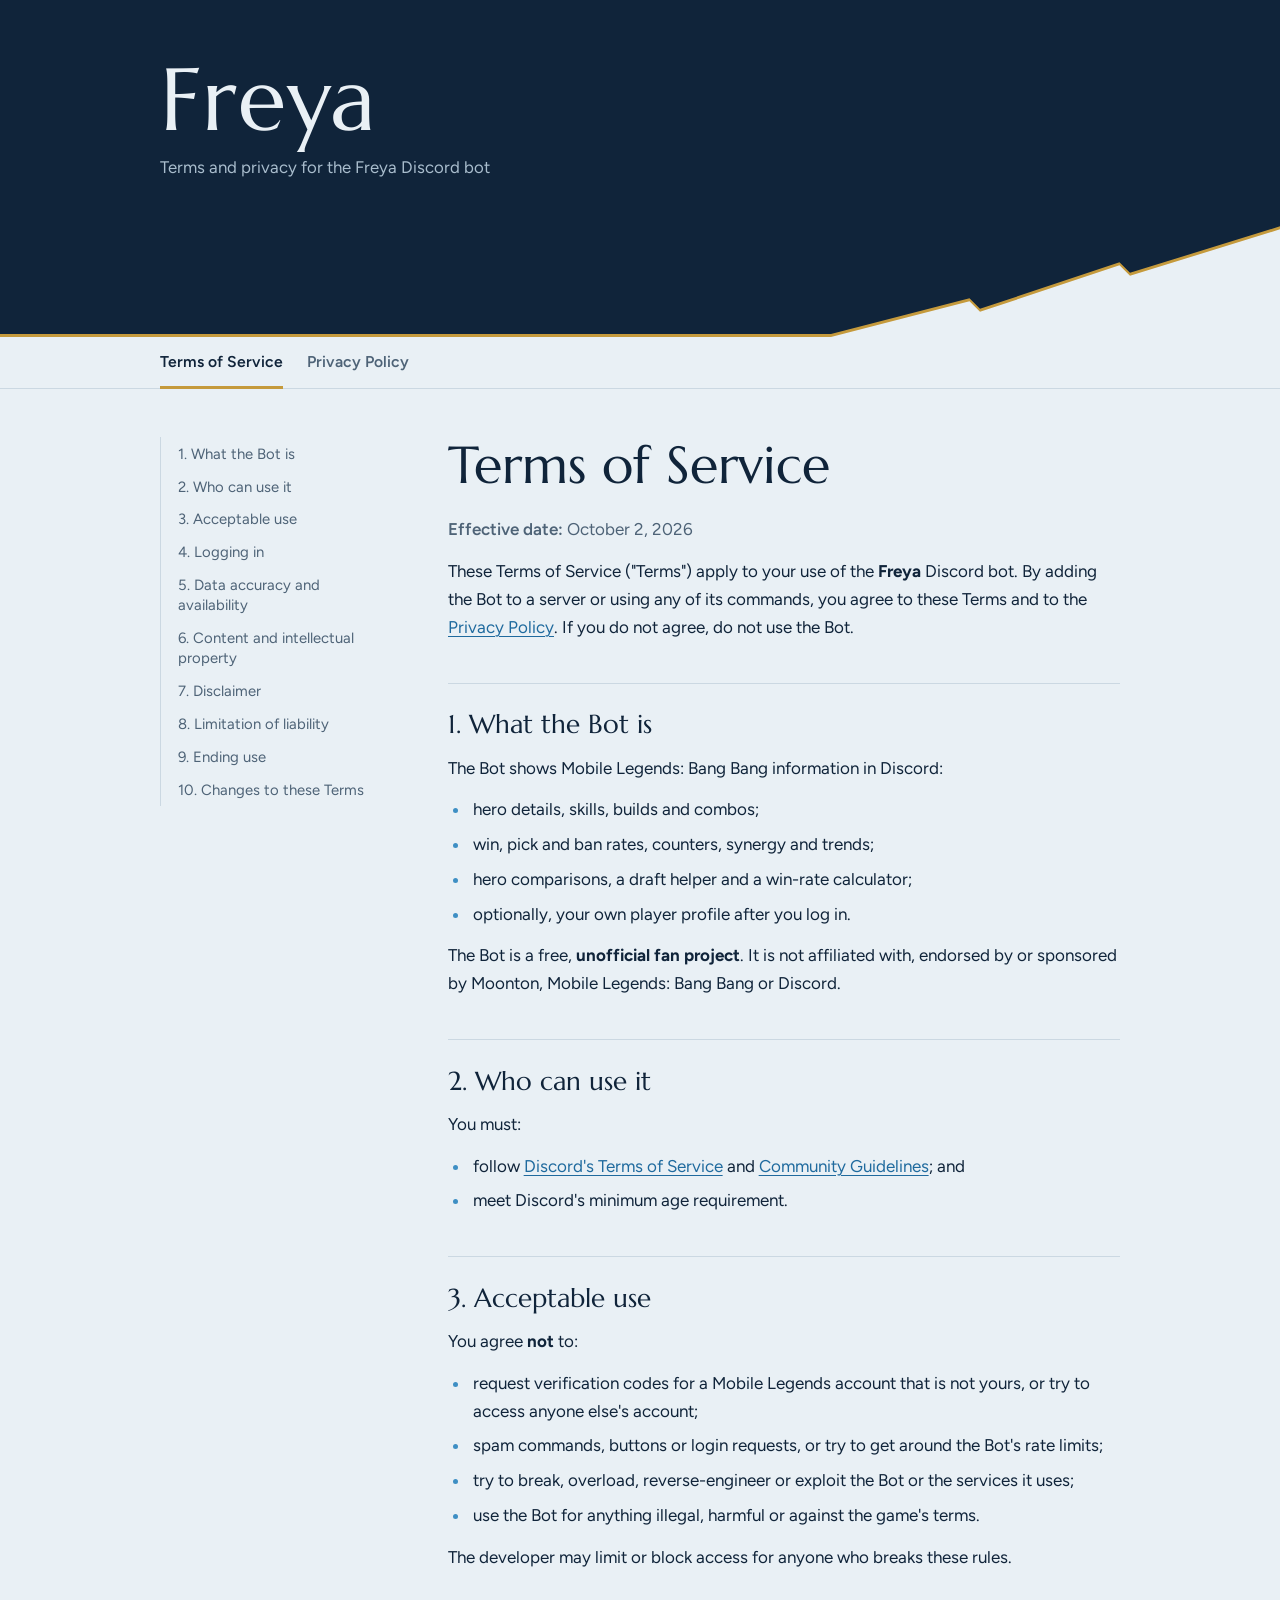
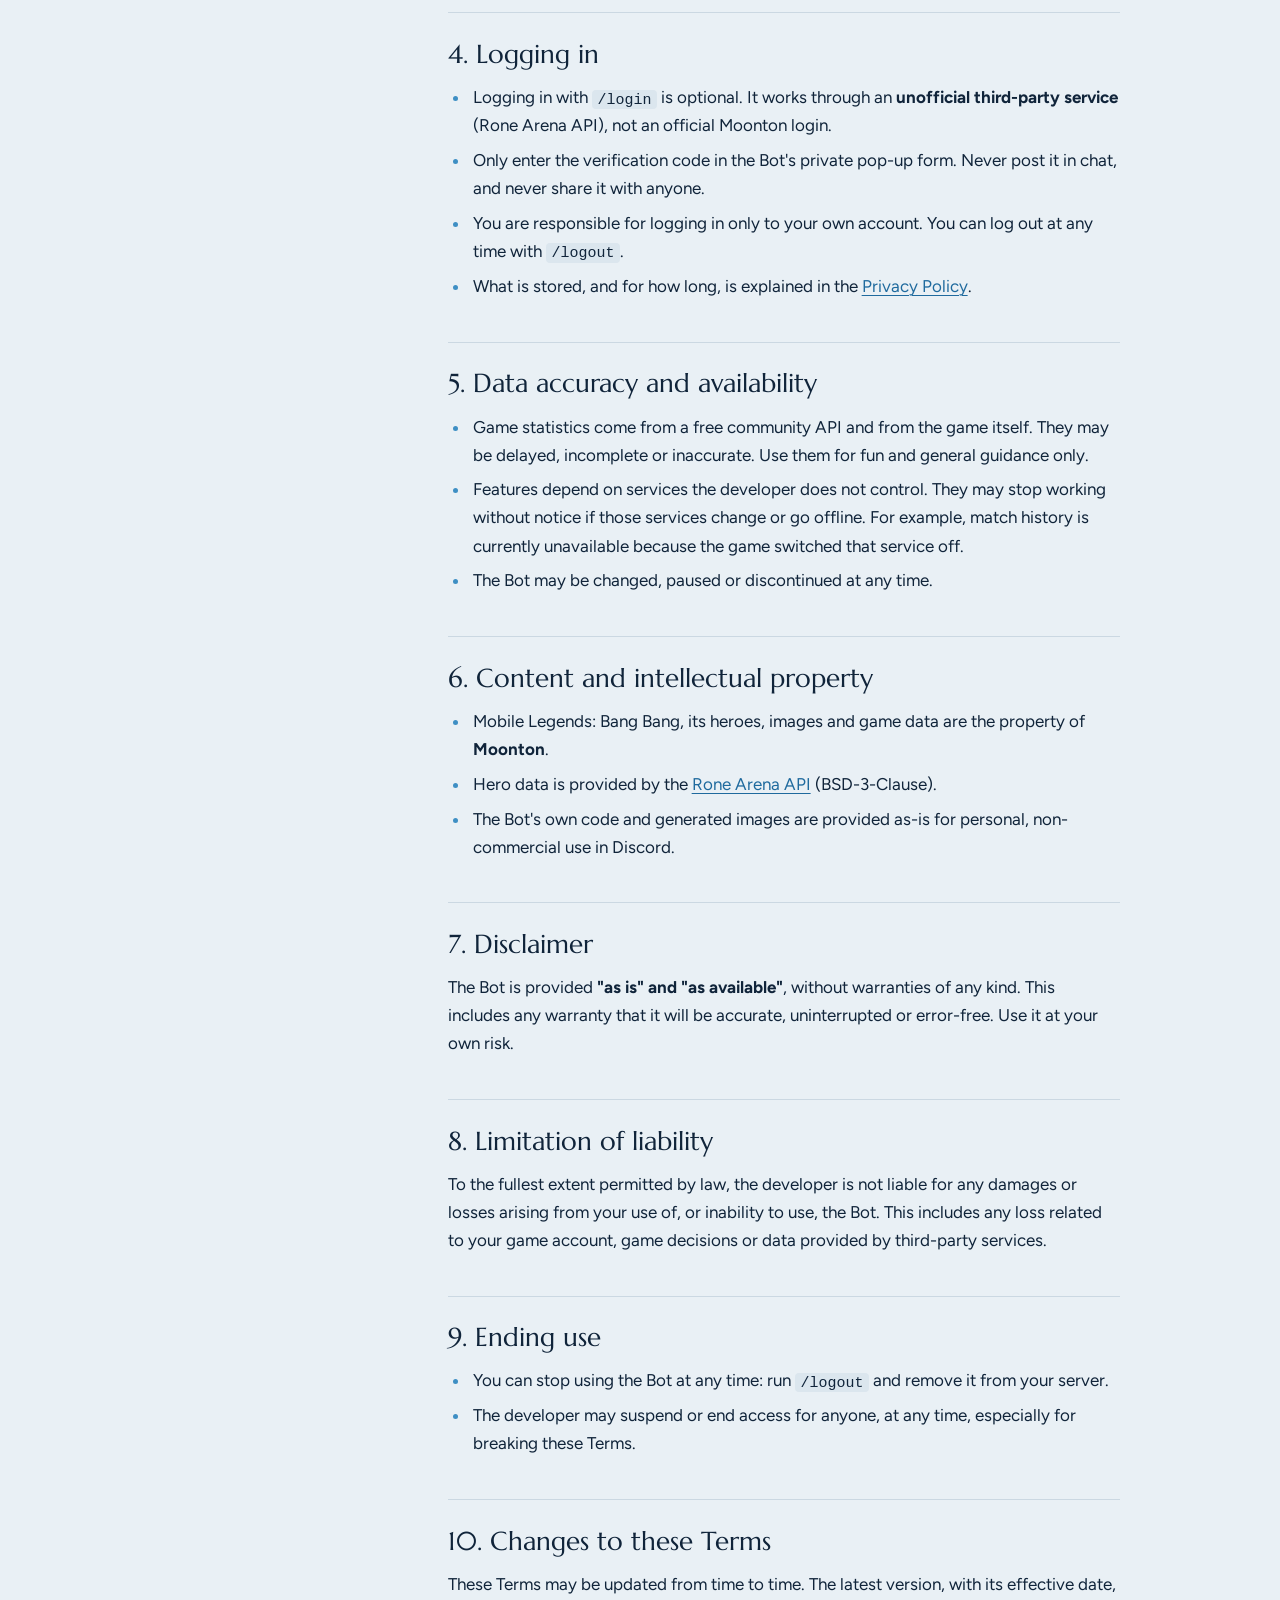
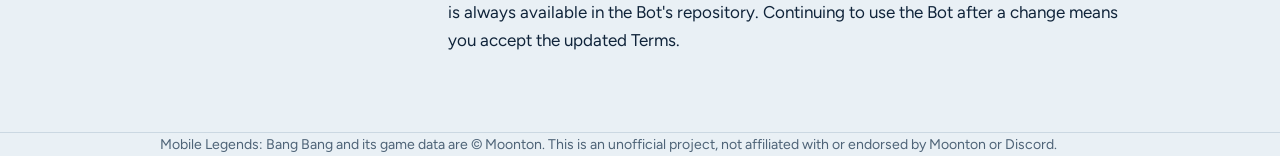
<file: freyabot/index.html>
<!doctype html>
<html lang="en">
<head>
  <meta charset="utf-8">
  <meta name="viewport" content="width=device-width, initial-scale=1">
  <title>Freya – Legal</title>
  <meta name="description" content="Terms of Service and Privacy Policy for the Freya Discord bot.">
  <meta name="theme-color" content="#10243a">
  <link rel="preconnect" href="https://fonts.googleapis.com">
  <link rel="preconnect" href="https://fonts.gstatic.com" crossorigin>
  <link href="https://fonts.googleapis.com/css2?family=Figtree:ital,wght@0,300..900;1,300..900&family=Marcellus&display=swap" rel="stylesheet">
  <script>document.documentElement.classList.add("js");</script>
  <style>
    :root {
      --bg: #e9f0f5;
      --surface: #f7fafc;
      --text: #10243a;
      --muted: #4e6377;
      --border: #cbd8e2;
      --link: #1f6a9e;
      --ice: #3e8fc4;
      --gold: #c59a3c;
      --band: #10243a;
      --band-text: #e9f0f5;
      --band-muted: #a9bdcd;
      --code-bg: #dbe6ee;

      --display: "Marcellus", "Palatino Linotype", Palatino, Georgia, serif;
      --body: "Figtree", system-ui, -apple-system, "Segoe UI", Roboto, sans-serif;

      /* Wing cut along the bottom of the header band */
      --feather: clamp(64px, 13vw, 150px);
      --step: calc(var(--feather) * 0.24);
      --notch: calc(var(--feather) * 0.07);
    }
    @media (prefers-color-scheme: dark) {
      :root {
        --bg: #0b1622;
        --surface: #12202f;
        --text: #e3ecf3;
        --muted: #93a7b8;
        --border: #23384b;
        --link: #7cc0ec;
        --ice: #5aa9dc;
        --gold: #d9b45c;
        --band: #16314d;
        --code-bg: #1b2d40;
      }
    }
    * { box-sizing: border-box; }
    html { -webkit-text-size-adjust: 100%; }
    @media (prefers-reduced-motion: no-preference) {
      html { scroll-behavior: smooth; }
    }
    body {
      margin: 0;
      background: var(--bg);
      color: var(--text);
      font: 1.0625rem/1.65 var(--body);
    }
    ::selection { background: var(--ice); color: #fff; }
    :focus-visible { outline: 2px solid var(--ice); outline-offset: 3px; border-radius: 2px; }

    .wrap { max-width: 62.5rem; margin: 0 auto; padding: 0 1.25rem; }

    /* Header band */
    .band {
      position: relative;
      isolation: isolate;
      background: var(--gold);
      color: var(--band-text);
      padding: clamp(2rem, 6vw, 3.5rem) 0 calc(var(--step) * 3 + clamp(1.75rem, 5vw, 3rem));
    }
    .band, .band::before {
      clip-path: polygon(
        0 0, 100% 0,
        100% calc(100% - var(--step) * 3),
        calc(100% - var(--feather)) calc(100% - var(--step) * 2 + var(--notch)),
        calc(100% - var(--feather) - var(--notch)) calc(100% - var(--step) * 2),
        calc(100% - var(--feather) * 2) calc(100% - var(--step) + var(--notch)),
        calc(100% - var(--feather) * 2 - var(--notch)) calc(100% - var(--step)),
        calc(100% - var(--feather) * 3) 100%,
        0 100%
      );
    }
    /* Navy layer sits 3px short of the gold one, leaving a gold edge on the cut */
    .band::before {
      content: "";
      position: absolute;
      inset: 0 0 3px;
      z-index: -1;
      background: var(--band);
    }
    .brand {
      margin: 0;
      font-family: var(--display);
      font-size: clamp(3rem, 11vw, 5.5rem);
      line-height: 1;
      letter-spacing: 0.01em;
    }
    .tagline { margin: 0.6rem 0 0; color: var(--band-muted); font-size: 1.05rem; }

    /* Toolbar: document switch, plus the section menu on small screens */
    .toolbar {
      position: sticky; top: 0; z-index: 10;
      background: var(--bg);
      border-bottom: 1px solid var(--border);
    }
    .toolbar-inner {
      position: relative;
      display: flex; align-items: stretch; justify-content: space-between;
      gap: 0.5rem 1.5rem;
    }
    .tabs { display: flex; gap: 1.5rem; }
    .tabs a {
      display: flex; align-items: center;
      min-height: 3.25rem;
      border-bottom: 3px solid transparent;
      margin-bottom: -1px;
      color: var(--muted);
      font-weight: 600; font-size: 0.98rem;
      text-decoration: none;
      white-space: nowrap;
    }
    .tabs a:hover { color: var(--text); }
    .tabs a[aria-current="true"] { color: var(--text); border-bottom-color: var(--gold); }

    /* Page layout */
    .layout {
      display: grid;
      grid-template-columns: 14rem minmax(0, 42rem);
      gap: 4rem;
      align-items: start;
      padding-top: 3rem;
      padding-bottom: 4rem;
    }

    /* Table of contents */
    .toc { display: none; }
    .js .toc {
      display: block;
      position: sticky; top: 5rem;
      max-height: calc(100vh - 6.5rem);
      overflow-y: auto;
      font-size: 0.93rem; line-height: 1.35;
    }
    .toc-toggle { display: none; }
    .toc-list { list-style: none; margin: 0; padding: 0; border-left: 1px solid var(--border); }
    .toc-list a {
      display: block;
      margin-left: -1px;
      padding: 0.4rem 0 0.4rem 1rem;
      border-left: 2px solid transparent;
      color: var(--muted);
      text-decoration: none;
    }
    .toc-list a:hover { color: var(--text); }
    .toc-list a[aria-current="true"] { color: var(--text); font-weight: 600; border-left-color: var(--gold); }

    /* Content */
    article[hidden] { display: none; }
    article { scroll-margin-top: 4.5rem; }
    article + article { margin-top: 5rem; }
    article h1 {
      font-family: var(--display); font-weight: 400;
      font-size: clamp(2.1rem, 7vw, 3.25rem); line-height: 1.1;
      margin: 0 0 0.4em;
    }
    article h2 {
      font-family: var(--display); font-weight: 400;
      font-size: 1.6rem; line-height: 1.2;
      margin: 2.6rem 0 0.7rem; padding-top: 1.6rem;
      border-top: 1px solid var(--border);
      scroll-margin-top: 4.5rem;
    }
    article h3 { font-size: 1.08rem; font-weight: 700; margin: 1.8em 0 0.4em; }
    article p, article ul, article ol, article table { margin: 0.8em 0; }
    article ul, article ol { padding-left: 1.3em; }
    article li { margin: 0.4em 0; padding-left: 0.15em; }
    article li::marker { color: var(--ice); }
    article a { color: var(--link); text-underline-offset: 0.18em; text-decoration-thickness: 1px; }
    article a:hover { text-decoration-thickness: 2px; }
    article code {
      background: var(--code-bg); padding: 0.12em 0.4em; border-radius: 4px;
      font: 0.88em ui-monospace, SFMono-Regular, Menlo, Consolas, monospace;
      white-space: nowrap;
    }
    .effective { color: var(--muted); }
    .effective strong { font-weight: 600; }

    /* Privacy summary */
    .glance {
      margin: 2rem 0 0;
      padding: 1.4rem clamp(1.1rem, 4vw, 1.75rem) 0.9rem;
      background: var(--surface);
      border: 1px solid var(--border);
      border-top: 3px solid var(--gold);
    }
    .glance h2 { margin-top: 0; padding-top: 0; border-top: 0; }

    .table-wrap {
      overflow-x: auto;
      margin: 1.2em 0;
      border: 1px solid var(--border);
      background: var(--surface);
    }
    article table { border-collapse: collapse; width: 100%; min-width: 34rem; margin: 0; font-size: 0.95rem; line-height: 1.5; }
    article th, article td { padding: 0.7rem 0.9rem; text-align: left; vertical-align: top; }
    article th { font-weight: 700; border-bottom: 2px solid var(--gold); white-space: nowrap; }
    article tbody tr + tr td { border-top: 1px solid var(--border); }

    footer {
      border-top: 1px solid var(--border);
      color: var(--muted); font-size: 0.88rem;
    }
    footer p { margin: 0; padding: 1.25rem 0 2.5rem; max-width: 42rem; }

    /* Tablet and phone: sections collapse into a menu in the toolbar */
    @media (max-width: 56rem) {
      .layout { display: block; padding-top: 2rem; padding-bottom: 3rem; }
      .toolbar-inner { position: static; }
      .js .toc {
        position: static;
        max-height: none;
        overflow: visible;
        display: flex;
      }
      .toc-toggle {
        display: flex; align-items: center; gap: 0.6rem;
        min-height: 3.25rem; padding: 0;
        border: 0; background: none; color: var(--text);
        font: 600 0.98rem/1.3 var(--body);
        cursor: pointer;
      }
      .toc-toggle::after {
        content: "";
        width: 0.5rem; height: 0.5rem;
        border-right: 2px solid var(--gold); border-bottom: 2px solid var(--gold);
        transform: translateY(-25%) rotate(45deg);
      }
      .toc-toggle[aria-expanded="true"]::after { transform: translateY(25%) rotate(225deg); }
      .toc-list {
        display: none;
        position: absolute; left: 0; right: 0; top: 100%;
        max-height: min(70vh, 28rem);
        overflow-y: auto; overscroll-behavior: contain;
        padding: 0.5rem 1.25rem 0.75rem;
        background: var(--surface);
        border: 0;
        border-top: 1px solid var(--border);
        border-bottom: 1px solid var(--border);
        box-shadow: 0 1.5rem 2rem -1rem rgba(16, 36, 58, 0.4);
      }
      .toc.open .toc-list { display: block; }
      .toc-list a { margin: 0; padding: 0.6rem 0 0.6rem 0.9rem; }
    }

    @media (max-width: 30rem) {
      body { font-size: 1rem; }
      .tabs { gap: 1.1rem; }
      .tabs .more { display: none; }
      article h2 { font-size: 1.4rem; }
    }
  </style>
</head>
<body>
  <header class="band">
    <div class="wrap">
      <p class="brand">Freya</p>
      <p class="tagline">Terms and privacy for the Freya Discord bot</p>
    </div>
  </header>

  <div class="toolbar">
    <div class="wrap toolbar-inner">
      <nav class="tabs" aria-label="Legal documents">
        <a href="#terms" data-doc="terms">Terms<span class="more">&nbsp;of Service</span></a>
        <a href="#privacy" data-doc="privacy">Privacy<span class="more">&nbsp;Policy</span></a>
      </nav>
    </div>
  </div>

  <div class="layout wrap">
    <nav class="toc" aria-label="Sections">
      <button type="button" class="toc-toggle" aria-expanded="false" aria-controls="toc-list">Sections</button>
      <ol class="toc-list" id="toc-list"></ol>
    </nav>

  <main>
    <!-- ===================== TERMS OF SERVICE ===================== -->
    <article id="terms">
      <h1>Terms of Service</h1>
      <p class="effective"><strong>Effective date:</strong> October 2, 2026</p>
      <p>
        These Terms of Service ("Terms") apply to your use of the <strong>Freya</strong> Discord bot. By adding the Bot to a server or using any of its commands, you agree to these Terms and to
        the <a href="#privacy">Privacy Policy</a>. If you do not agree, do not use the Bot.
      </p>

      <h2 id="terms-what">1. What the Bot is</h2>
      <p>The Bot shows Mobile Legends: Bang Bang information in Discord:</p>
      <ul>
        <li>hero details, skills, builds and combos;</li>
        <li>win, pick and ban rates, counters, synergy and trends;</li>
        <li>hero comparisons, a draft helper and a win-rate calculator;</li>
        <li>optionally, your own player profile after you log in.</li>
      </ul>
      <p>
        The Bot is a free, <strong>unofficial fan project</strong>. It is not affiliated with, endorsed by or sponsored
        by Moonton, Mobile Legends: Bang Bang or Discord.
      </p>

      <h2 id="terms-who">2. Who can use it</h2>
      <p>You must:</p>
      <ul>
        <li>
          follow <a href="https://discord.com/terms" target="_blank" rel="noopener noreferrer">Discord's Terms of Service</a> and
          <a href="https://discord.com/guidelines" target="_blank" rel="noopener noreferrer">Community Guidelines</a>; and
        </li>
        <li>meet Discord's minimum age requirement.</li>
      </ul>

      <h2 id="terms-use">3. Acceptable use</h2>
      <p>You agree <strong>not</strong> to:</p>
      <ul>
        <li>request verification codes for a Mobile Legends account that is not yours, or try to access anyone else's account;</li>
        <li>spam commands, buttons or login requests, or try to get around the Bot's rate limits;</li>
        <li>try to break, overload, reverse-engineer or exploit the Bot or the services it uses;</li>
        <li>use the Bot for anything illegal, harmful or against the game's terms.</li>
      </ul>
      <p>The developer may limit or block access for anyone who breaks these rules.</p>

      <h2 id="terms-login">4. Logging in</h2>
      <ul>
        <li>
          Logging in with <code>/login</code> is optional. It works through an <strong>unofficial third-party service</strong>
          (Rone Arena API), not an official Moonton login.
        </li>
        <li>
          Only enter the verification code in the Bot's private pop-up form. Never post it in chat, and
          never share it with anyone.
        </li>
        <li>
          You are responsible for logging in only to your own account. You can log out at any time with
          <code>/logout</code>.
        </li>
        <li>What is stored, and for how long, is explained in the <a href="#privacy">Privacy Policy</a>.</li>
      </ul>

      <h2 id="terms-data">5. Data accuracy and availability</h2>
      <ul>
        <li>
          Game statistics come from a free community API and from the game itself. They may be delayed,
          incomplete or inaccurate. Use them for fun and general guidance only.
        </li>
        <li>
          Features depend on services the developer does not control. They may stop working without notice
          if those services change or go offline. For example, match history is currently unavailable
          because the game switched that service off.
        </li>
        <li>The Bot may be changed, paused or discontinued at any time.</li>
      </ul>

      <h2 id="terms-ip">6. Content and intellectual property</h2>
      <ul>
        <li>Mobile Legends: Bang Bang, its heroes, images and game data are the property of <strong>Moonton</strong>.</li>
        <li>
          Hero data is provided by the
          <a href="https://arena.rone.dev/api/docs" target="_blank" rel="noopener noreferrer">Rone Arena API</a> (BSD-3-Clause).
        </li>
        <li>The Bot's own code and generated images are provided as-is for personal, non-commercial use in Discord.</li>
      </ul>

      <h2 id="terms-disclaimer">7. Disclaimer</h2>
      <p>
        The Bot is provided <strong>"as is" and "as available"</strong>, without warranties of any kind. This includes
        any warranty that it will be accurate, uninterrupted or error-free. Use it at your own risk.
      </p>

      <h2 id="terms-liability">8. Limitation of liability</h2>
      <p>
        To the fullest extent permitted by law, the developer is not liable for any damages or losses
        arising from your use of, or inability to use, the Bot. This includes any loss related to your game
        account, game decisions or data provided by third-party services.
      </p>

      <h2 id="terms-ending">9. Ending use</h2>
      <ul>
        <li>You can stop using the Bot at any time: run <code>/logout</code> and remove it from your server.</li>
        <li>The developer may suspend or end access for anyone, at any time, especially for breaking these Terms.</li>
      </ul>

      <h2 id="terms-changes">10. Changes to these Terms</h2>
      <p>
        These Terms may be updated from time to time. The latest version, with its effective date, is
        always available in the Bot's repository. Continuing to use the Bot after a change means you accept
        the updated Terms.
      </p>

    </article>

    <!-- ===================== PRIVACY POLICY ===================== -->
    <article id="privacy">
      <h1>Privacy Policy</h1>
      <p class="effective"><strong>Effective date:</strong> October 2, 2026</p>
      <p>
        This Privacy Policy explains what information the <strong>Freya</strong> Discord bot (the "Bot")
        collects, how it is used, and how you can have it deleted. The Bot is an unofficial fan project. It
        is not affiliated with or endorsed by Moonton or Discord.
      </p>

      <section class="glance">
        <h2 id="privacy-summary">Summary</h2>
        <ul>
          <li>Hero stats commands (such as <code>/hero</code>, <code>/top</code>, <code>/counters</code>) <strong>store nothing about you</strong>.</li>
          <li>
            If you use <code>/login</code>, the Bot stores your <strong>Discord user ID</strong>, your <strong>Mobile Legends ID (ML ID)</strong>,
            your <strong>server (zone) ID</strong> and an <strong>encrypted login token</strong> from the game.
          </li>
          <li>Your <strong>verification code is never stored</strong>.</li>
          <li>Run <code>/logout</code> at any time to delete your stored login immediately.</li>
          <li>The Bot does not read your messages, does not sell data, and does not use data for ads.</li>
        </ul>
      </section>

      <h2 id="privacy-collects">1. Information the Bot collects</h2>

      <h3>1.1 When you use any command</h3>
      <p>
        To answer a command, Discord sends the Bot your Discord user ID, the server and channel where you
        used it, and the options you chose (for example a hero name). The Bot uses this only to reply.
      </p>
      <ul>
        <li>
          <strong>Temporary limits:</strong> your Discord user ID is held in memory for a few minutes to stop command
          spam. It is never written to disk and is cleared on restart.
        </li>
        <li>
          <strong>Hero statistics:</strong> game data such as win rates and hero details is cached to reduce load on the
          data source. This cache contains public game data only, nothing about you.
        </li>
      </ul>

      <h3>1.2 When you log in with <code>/login</code> (optional)</h3>
      <p>Logging in is optional and only needed for account features such as <code>/profile</code>.</p>
      <div class="table-wrap" tabindex="0" role="region" aria-label="Data stored when you log in">
        <table>
          <thead>
            <tr><th>Data</th><th>Why</th><th>How long it is kept</th></tr>
          </thead>
          <tbody>
            <tr>
              <td>Discord user ID</td>
              <td>To link the login to you</td>
              <td>Until your login ends (see below)</td>
            </tr>
            <tr>
              <td>ML ID and server ID</td>
              <td>To request the verification code and confirm it is your account</td>
              <td>Until your login ends</td>
            </tr>
            <tr>
              <td>A random login reference and timestamps</td>
              <td>To make each "Enter code" button single-use, to expire it after 10 minutes, and to limit how many codes can be requested</td>
              <td>Deleted automatically about 25 hours after the code was requested</td>
            </tr>
            <tr>
              <td>Login token from the game</td>
              <td>To fetch your profile when you ask for it</td>
              <td>Stored <strong>encrypted</strong> (AES-256-GCM) until your login ends</td>
            </tr>
          </tbody>
        </table>
      </div>
      <p>Your login ends, and your stored login is deleted, when:</p>
      <ul>
        <li>you run <code>/logout</code>;</li>
        <li>the game's login token expires; or</li>
        <li>the game rejects the token.</li>
      </ul>
      <p><strong>Not stored:</strong></p>
      <ul>
        <li>
          <strong>Verification code:</strong> you type it into a private Discord pop-up. It is used once to log in and
          is never stored, logged or shown in chat.
        </li>
        <li>
          <strong>Profile details</strong> (in-game name, level, rank, region, avatar): these are fetched from the game
          each time you use <code>/profile</code>. They are not saved.
        </li>
        <li>
          <strong>Other account fields:</strong> the game's login response may include extra fields, such as an email
          address or phone number. The Bot ignores them and never stores or logs them.
        </li>
      </ul>

      <h3>1.3 Logs</h3>
      <p>
        The server keeps technical logs to fix errors and spot abuse. Logs may contain your Discord user ID
        together with events such as "logged in", "logged out" or "verification code sent". Logs never
        contain verification codes, login tokens or message content. They are rotated automatically and
        limited to a small fixed size, so older entries are deleted after a short time.
      </p>

      <h2 id="privacy-use">2. How information is used</h2>
      <p>Your information is used only to run the Bot's features:</p>
      <ul>
        <li>to answer your commands;</li>
        <li>to log you in and show your profile;</li>
        <li>to prevent abuse, such as code spam to someone else's in-game mail.</li>
      </ul>
      <p>The Bot does <strong>not</strong>:</p>
      <ul>
        <li>sell or rent your information;</li>
        <li>use it for advertising or profiling;</li>
        <li>share it except as described in section 3.</li>
      </ul>

      <h2 id="privacy-third-parties">3. Third parties</h2>
      <p>The Bot relies on these services. Each has its own privacy policy.</p>
      <ul>
        <li><strong>Discord:</strong> delivers commands and replies.</li>
        <li>
          <strong>Rone Arena API</strong> (<code>arena.rone.dev</code>): an unofficial community service that provides the game data.
          <ul>
            <li>When you log in, your ML ID, server ID and verification code are sent to it to complete the login.</li>
            <li>When you use account features, your encrypted-at-rest login token is decrypted and sent to it to fetch your profile.</li>
          </ul>
        </li>
        <li>
          <strong>Moonton / Mobile Legends: Bang Bang:</strong> the game sends the verification code to your in-game
          mail and provides the account data.
        </li>
        <li><strong>Hosting provider:</strong> the Bot runs on a rented server (VPS), where the database and logs are stored.</li>
      </ul>
      <p>Images such as hero portraits are downloaded from the game's image servers. No information about you is included in those requests.</p>

      <h2 id="privacy-public">4. Public replies</h2>
      <p>
        Most account replies are <strong>private</strong> (only you can see them). The exception is <code>/profile</code> and the
        <strong>Post my profile</strong> button: they post your in-game name, ML ID, server, level, rank and avatar
        <strong>publicly in the channel</strong>, because you chose to share them. Hero statistics replies are also public.
      </p>

      <h2 id="privacy-security">5. Security</h2>
      <ul>
        <li>Login tokens are encrypted at rest.</li>
        <li>Secrets such as the encryption key are kept out of the code.</li>
        <li>Account replies are private.</li>
        <li>Each login button works only once, only for you, and only for 10 minutes.</li>
      </ul>
      <p>No system is perfectly secure, but the Bot is designed to keep as little data as possible.</p>

      <h2 id="privacy-rights">6. Your choices and rights</h2>
      <ul>
        <li><strong>Delete your login:</strong> run <code>/logout</code>. Your stored login is deleted at once.</li>
        <li><strong>Don't log in:</strong> all hero statistics commands work without logging in.</li>
        <li>
          <strong>Other requests:</strong> to ask what data is held about you, or to have any remaining data (such as
          log entries) deleted, contact the developer (<a href="#privacy-contact">section 9</a>).
        </li>
      </ul>

      <h2 id="privacy-children">7. Children</h2>
      <p>
        The Bot is meant for users who meet Discord's minimum age requirement (at least 13, or older where
        local law requires it). It does not knowingly collect information from anyone younger.
      </p>

      <h2 id="privacy-changes">8. Changes to this policy</h2>
      <p>
        This policy may be updated when the Bot changes. The latest version is always available in the
        Bot's repository, with the effective date at the top. Continuing to use the Bot after a change
        means you accept the updated policy.
      </p>

      <h2 id="privacy-contact">9. Contact</h2>
      <p>
        Questions about this policy, and requests about your data, can be sent to the developer at
        <a href="mailto:kyanbrix@yahoo.com">kyanbrix@yahoo.com</a>.
      </p>
    </article>
  </main>
  </div>

  <footer>
    <p class="wrap">
      Mobile Legends: Bang Bang and its game data are &copy; Moonton. This is an unofficial project, not
      affiliated with or endorsed by Moonton or Discord.
    </p>
  </footer>

  <script>
    const DEFAULT_DOC = "terms";
    const docs = [...document.querySelectorAll("main article")];
    const tabs = [...document.querySelectorAll(".tabs a")];
    const toc = document.querySelector(".toc");
    const tocList = toc.querySelector(".toc-list");
    const toggle = toc.querySelector(".toc-toggle");
    const toolbar = document.querySelector(".toolbar-inner");
    const layout = document.querySelector(".layout");
    const compact = window.matchMedia("(max-width: 56rem)");

    let heads = [];
    let links = [];
    let shown = null;

    function setOpen(open) {
      toc.classList.toggle("open", open);
      toggle.setAttribute("aria-expanded", String(open));
    }

    // The section list is a sidebar on wide screens and a toolbar menu on narrow ones
    function place() {
      setOpen(false);
      if (compact.matches) toolbar.append(toc);
      else layout.prepend(toc);
    }

    function buildToc(doc) {
      heads = [...doc.querySelectorAll("h2[id]")];
      tocList.replaceChildren(...heads.map(h => {
        const li = document.createElement("li");
        const a = document.createElement("a");
        a.href = "#" + h.id;
        a.textContent = h.textContent;
        li.append(a);
        return li;
      }));
      links = [...tocList.querySelectorAll("a")];
    }

    function show() {
      const target = document.getElementById(location.hash.slice(1));
      const doc = (target && target.closest("main article")) || document.getElementById(DEFAULT_DOC);
      const section = target && target !== doc && doc.contains(target) ? target : null;
      setOpen(false);
      // Moving between sections of the open document is left to the browser
      if (doc === shown && section) return;
      shown = doc;
      docs.forEach(d => { d.hidden = d !== doc; });
      tabs.forEach(t => {
        if (t.dataset.doc === doc.id) t.setAttribute("aria-current", "true");
        else t.removeAttribute("aria-current");
      });
      document.title = (doc.id === "privacy" ? "Privacy Policy" : "Terms of Service") + " – Freya";
      buildToc(doc);
      if (section) section.scrollIntoView({ behavior: "instant" });
      else window.scrollTo({ top: 0, behavior: "instant" });
      spy();
    }

    let queued = false;
    function spy() {
      queued = false;
      let current = -1;
      heads.forEach((h, i) => { if (h.getBoundingClientRect().top <= 140) current = i; });
      links.forEach((a, i) => {
        if (i === current) a.setAttribute("aria-current", "true");
        else a.removeAttribute("aria-current");
      });
    }

    toggle.addEventListener("click", () => setOpen(!toc.classList.contains("open")));
    tocList.addEventListener("click", e => { if (e.target.closest("a")) setOpen(false); });
    document.addEventListener("keydown", e => { if (e.key === "Escape") setOpen(false); });
    document.addEventListener("click", e => { if (!toc.contains(e.target)) setOpen(false); });
    window.addEventListener("scroll", () => {
      if (!queued) { queued = true; requestAnimationFrame(spy); }
    }, { passive: true });
    compact.addEventListener("change", place);
    window.addEventListener("hashchange", show);

    place();
    show();
  </script>
</body>
</html>
</file>
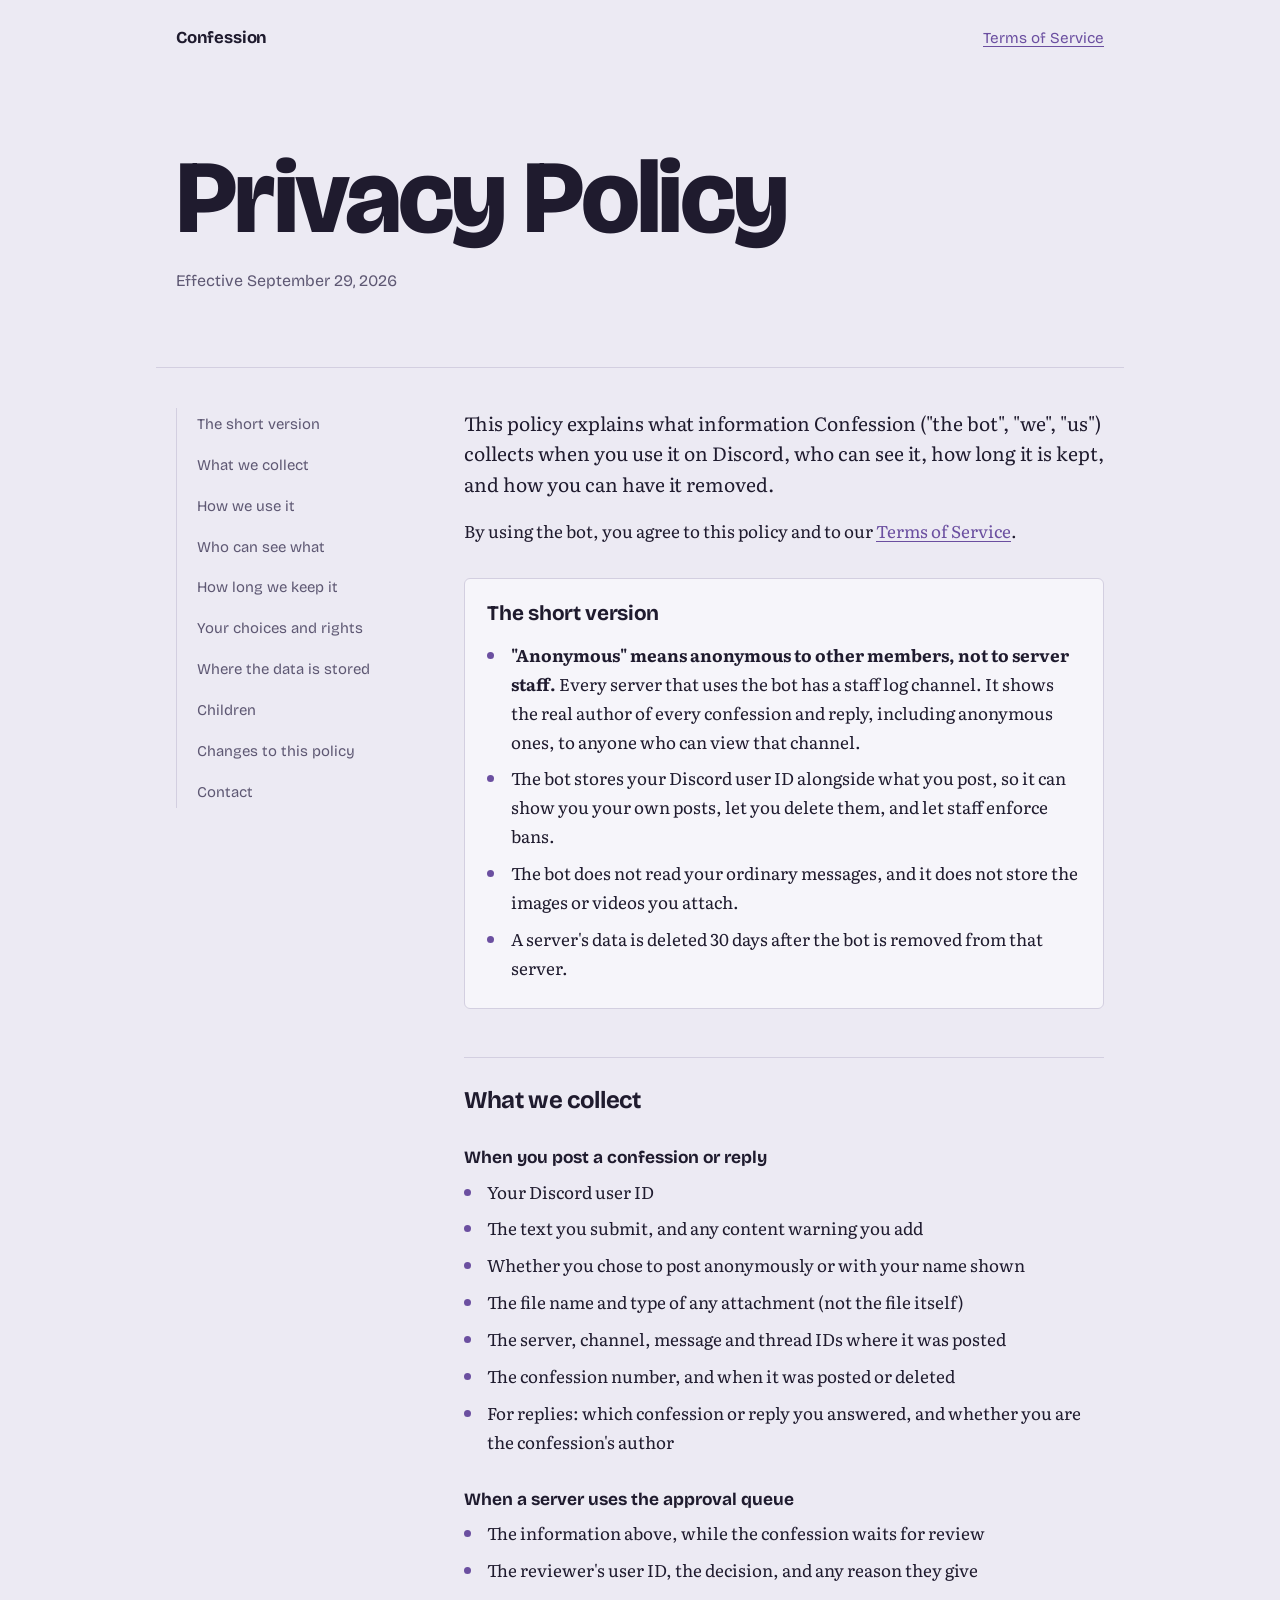
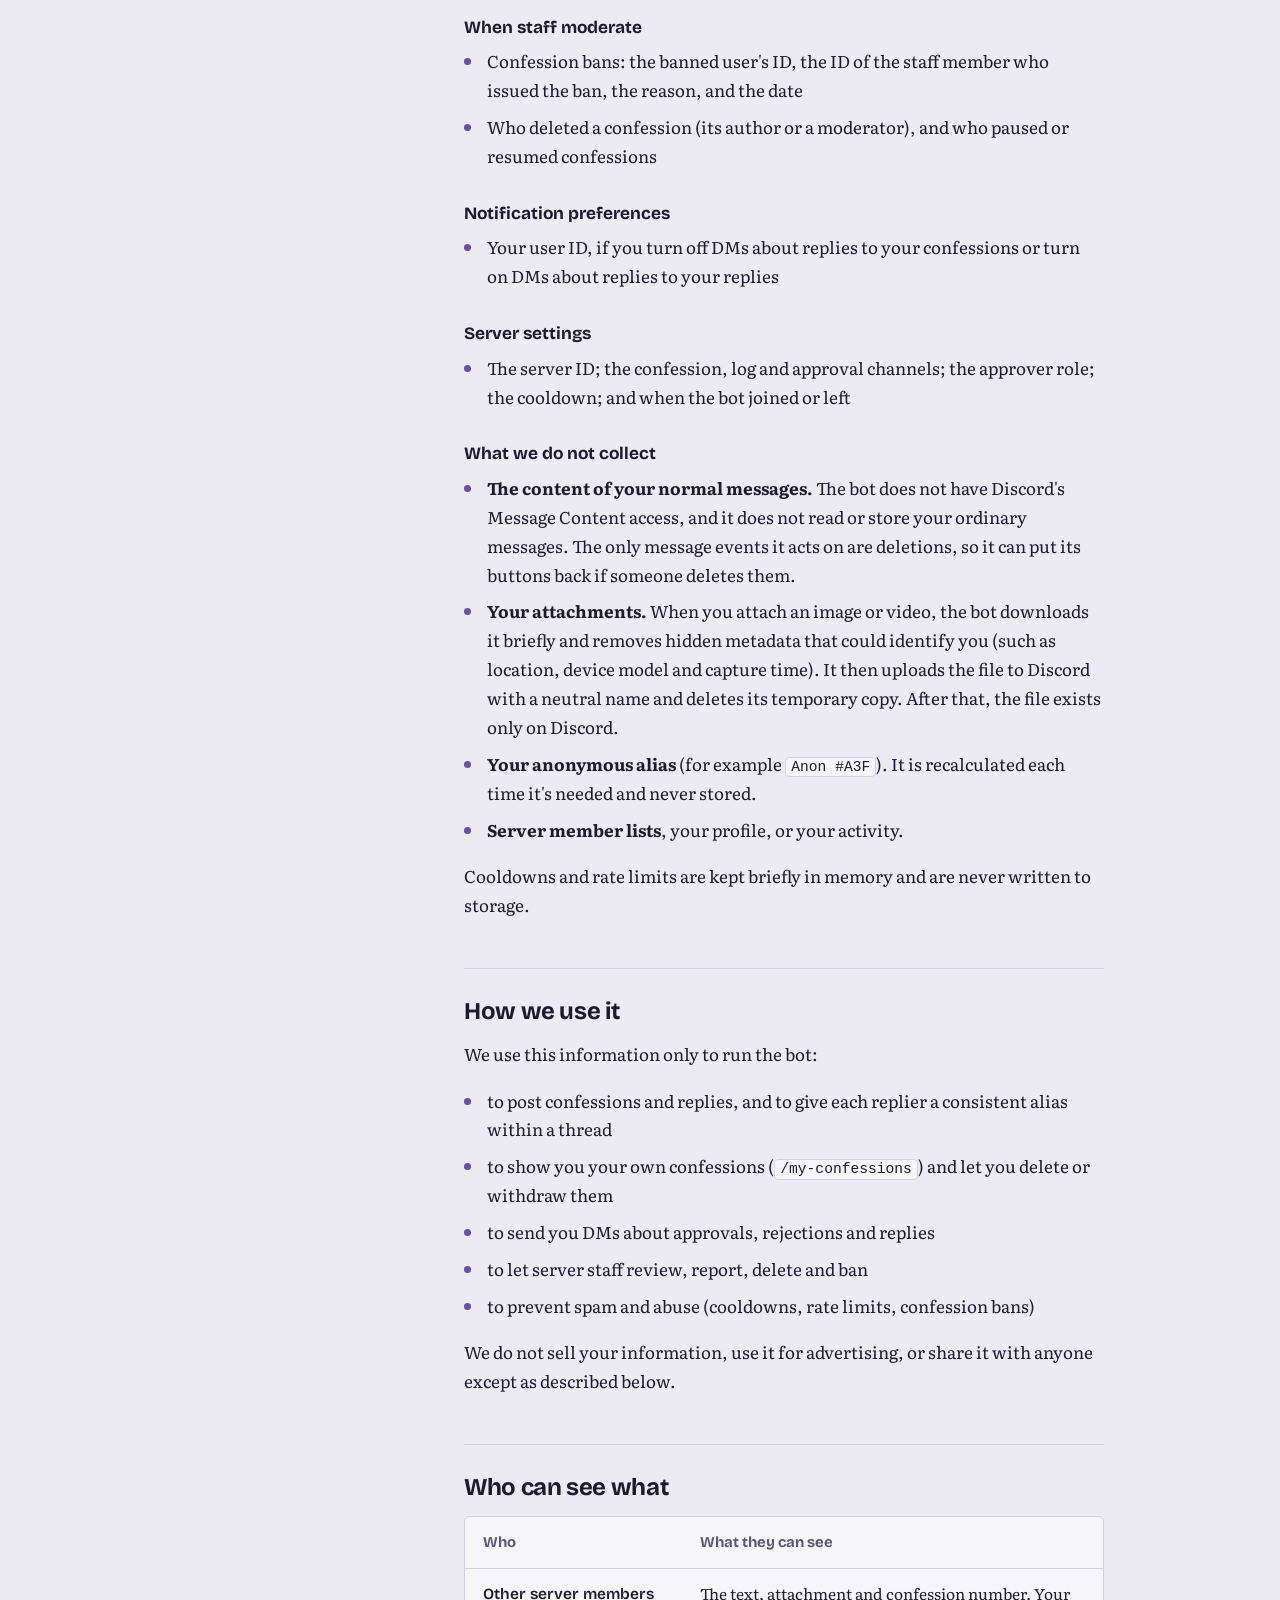
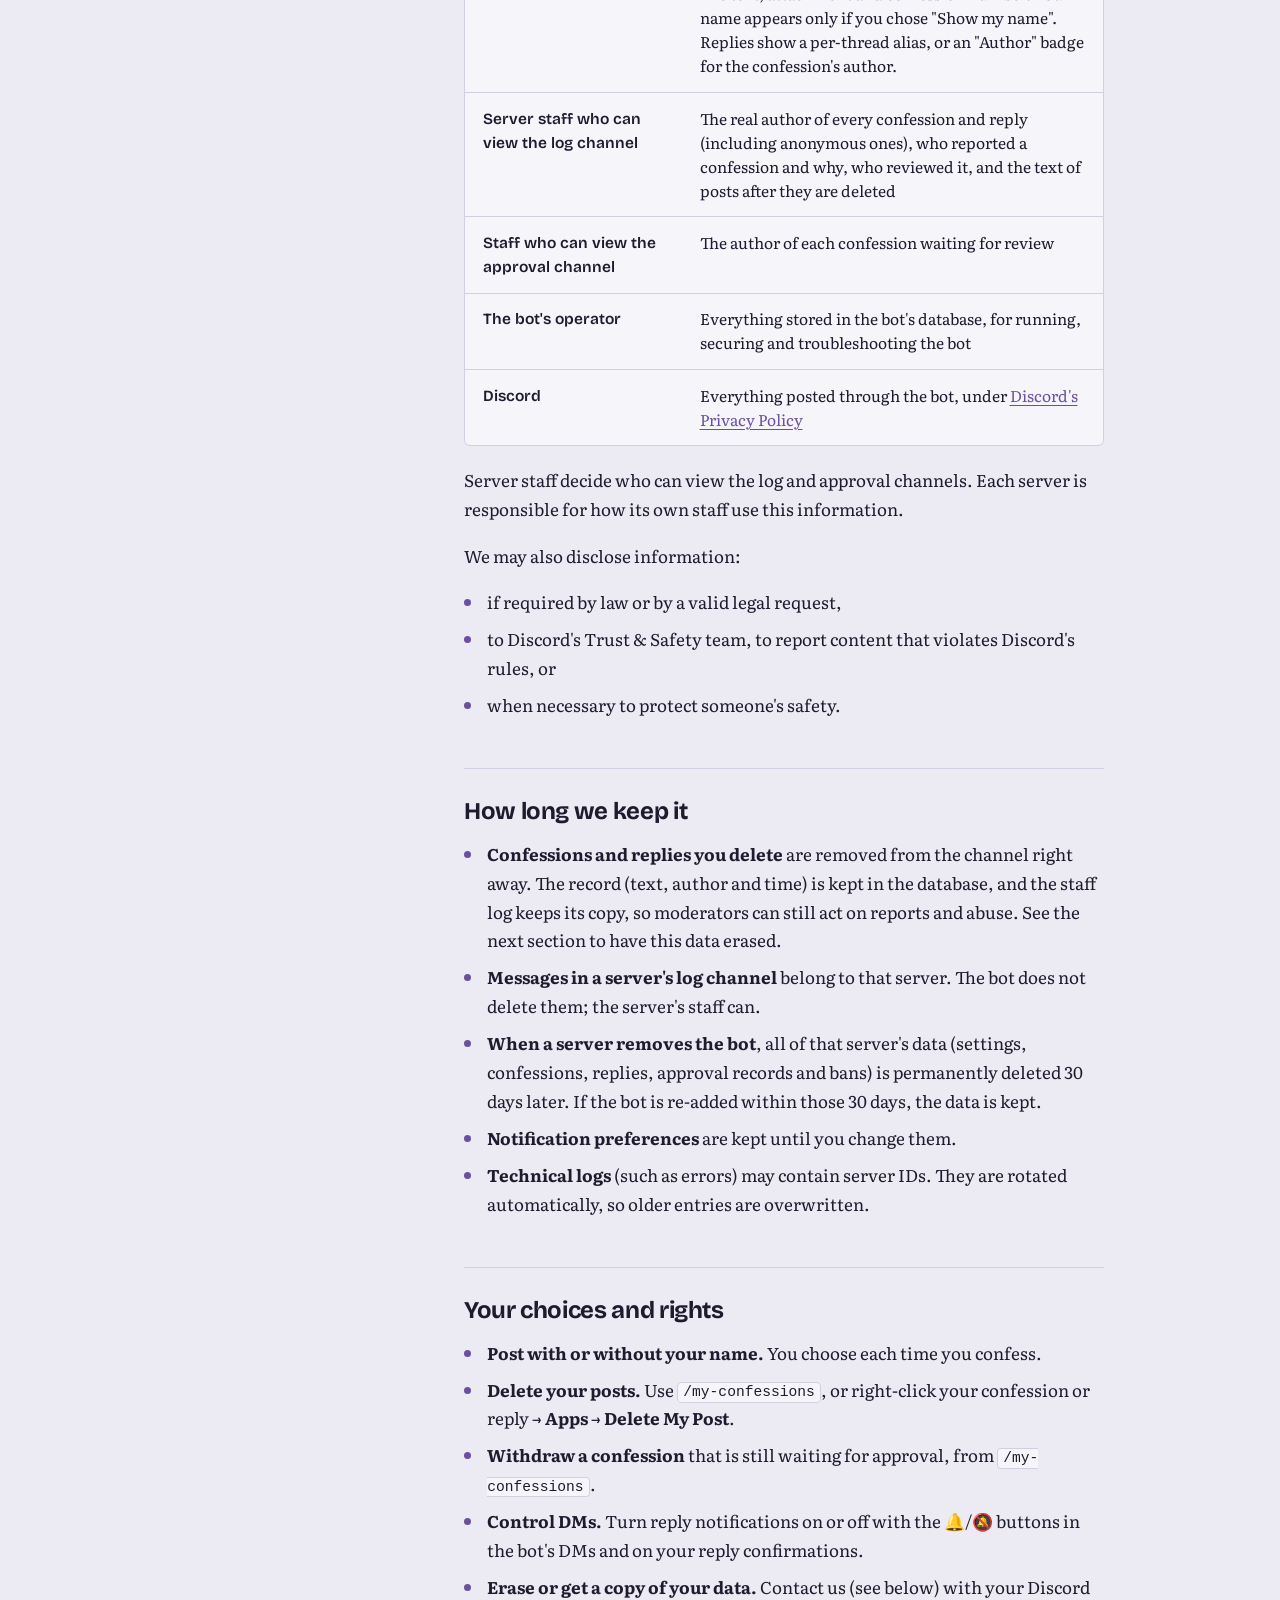
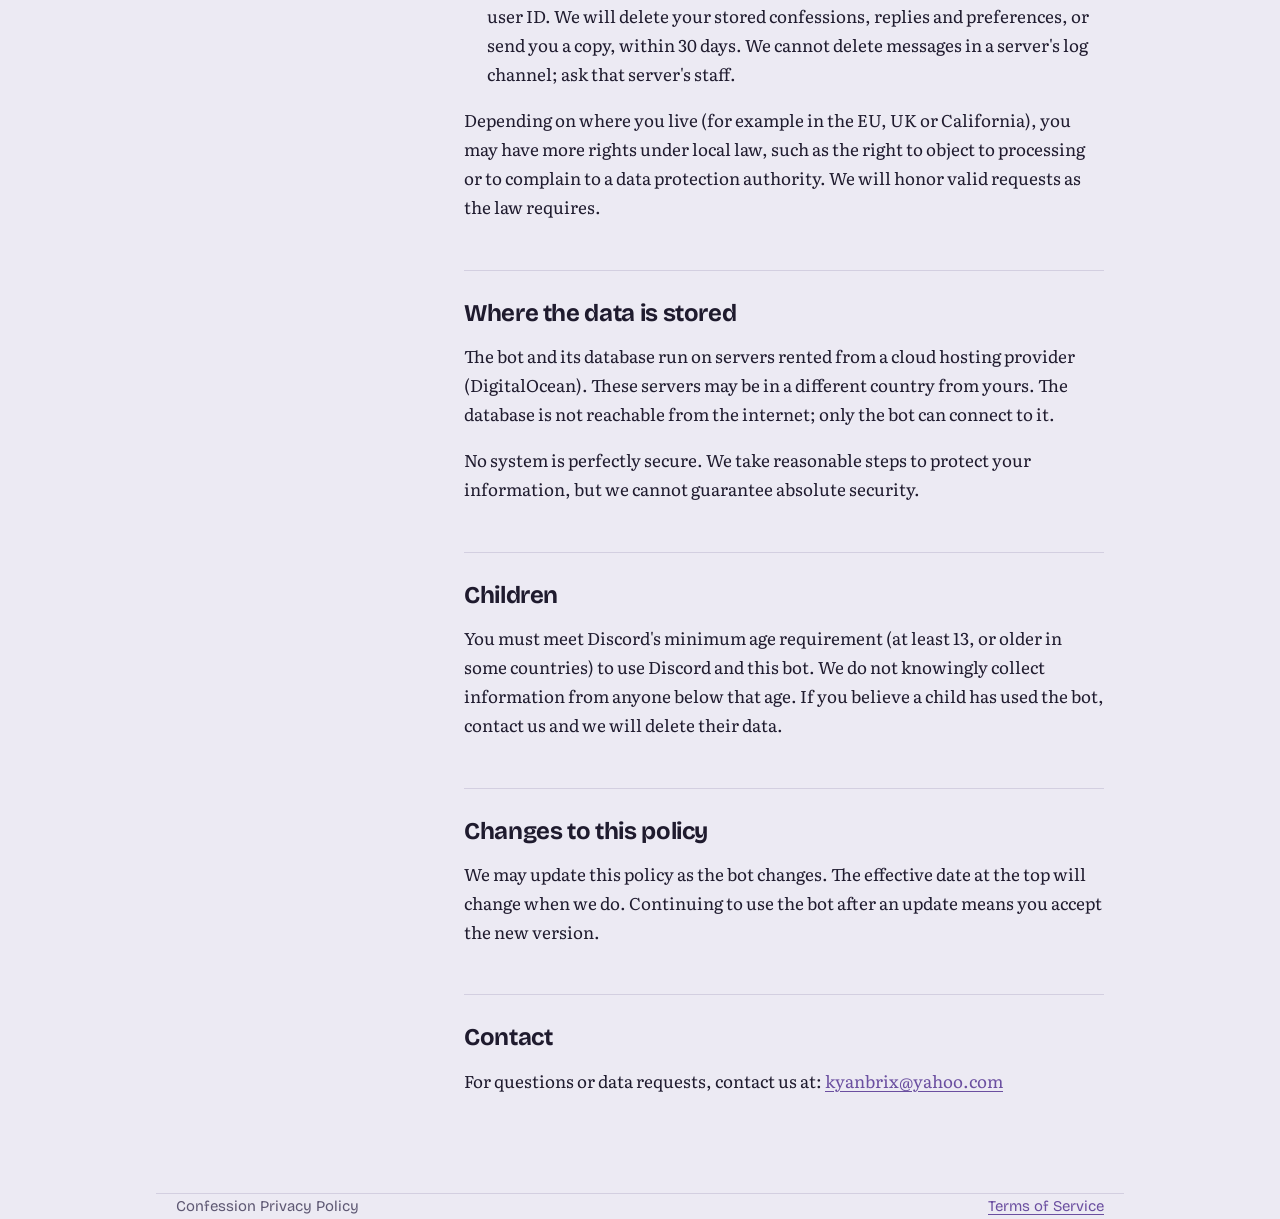
<file: privacy-policy/index.html>
<!DOCTYPE html>
<html lang="en">
<head>
<meta charset="utf-8">
<meta name="viewport" content="width=device-width, initial-scale=1">
<title>Privacy Policy – Confession</title>
<meta name="description" content="What Confession collects, who can see it, how long it is kept, and how to have it removed.">
<meta name="theme-color" content="#eceaf3" media="(prefers-color-scheme: light)">
<meta name="theme-color" content="#16131f" media="(prefers-color-scheme: dark)">
<link rel="preconnect" href="https://fonts.googleapis.com">
<link rel="preconnect" href="https://fonts.gstatic.com" crossorigin>
<link href="https://fonts.googleapis.com/css2?family=Bricolage+Grotesque:opsz,wght@12..96,400..800&family=Literata:ital,opsz,wght@0,7..72,400..700;1,7..72,400..700&display=swap" rel="stylesheet">
<script>document.documentElement.classList.add("js");</script>
<style>
  :root {
    --bg: #eceaf3;
    --surface: #f6f5fa;
    --text: #1f1b2e;
    --muted: #5e5873;
    --rule: #d3cfe0;
    --accent: #6b4fa0;
    --bar: #1f1b2e;
    --bar-text: #eceaf3;

    --display: "Bricolage Grotesque", system-ui, -apple-system, "Segoe UI", Roboto, sans-serif;
    --body: "Literata", Georgia, "Times New Roman", serif;
  }
  @media (prefers-color-scheme: dark) {
    :root {
      --bg: #16131f;
      --surface: #1e1a2b;
      --text: #e7e3f2;
      --muted: #a29bb8;
      --rule: #322c45;
      --accent: #b79cf0;
      --bar: #e7e3f2;
      --bar-text: #16131f;
    }
  }

  * { box-sizing: border-box; }

  html { -webkit-text-size-adjust: 100%; }
  @media (prefers-reduced-motion: no-preference) {
    html { scroll-behavior: smooth; }
  }

  body {
    margin: 0;
    background: var(--bg);
    color: var(--text);
    font: 1.0625rem/1.7 var(--body);
  }

  ::selection { background: var(--bar); color: var(--bar-text); }

  a { color: var(--accent); text-underline-offset: 0.18em; text-decoration-thickness: 1px; }
  a:hover { text-decoration-thickness: 2px; }
  :focus-visible { outline: 2px solid var(--accent); outline-offset: 3px; border-radius: 2px; }

  .wrap {
    max-width: 60.5rem;
    margin: 0 auto;
    padding: 0 1.25rem;
  }

  /* Masthead */
  .topbar {
    display: flex;
    align-items: baseline;
    justify-content: space-between;
    gap: 1rem;
    padding-top: 1.5rem;
    font-family: var(--display);
    font-size: 0.95rem;
  }
  .brand { font-weight: 700; font-size: 1.05rem; letter-spacing: -0.01em; }

  .masthead { padding-bottom: clamp(2.5rem, 7vw, 4.5rem); }

  h1 {
    margin: clamp(2.5rem, 9vw, 6rem) 0 0;
    font-family: var(--display);
    font-weight: 800;
    font-size: clamp(2.75rem, 11.5vw, 6.5rem);
    line-height: 0.95;
    letter-spacing: -0.025em;
  }
  h1 span {
    position: relative;
    display: inline-block;
  }
  /* Each word starts under a redaction bar that lifts on load */
  h1 span::after {
    content: "";
    position: absolute;
    inset: 0.1em -0.05em 0.02em;
    background: var(--bar);
    transform-origin: right center;
    animation: lift 0.7s cubic-bezier(0.7, 0, 0.2, 1) 0.45s both;
  }
  h1 span:nth-child(2)::after { animation-delay: 0.6s; }
  h1 span:nth-child(3)::after { animation-delay: 0.75s; }
  @keyframes lift { to { transform: scaleX(0); } }
  @media (prefers-reduced-motion: reduce) {
    h1 span::after { display: none; }
  }

  .meta {
    margin: 1.25rem 0 0;
    color: var(--muted);
    font-family: var(--display);
    font-size: 1rem;
  }

  /* Page layout */
  .layout {
    display: grid;
    grid-template-columns: 14rem minmax(0, 40rem);
    gap: 4rem;
    align-items: start;
    border-top: 1px solid var(--rule);
    padding-top: 2.5rem;
    padding-bottom: 5rem;
  }

  /* Table of contents */
  .toc {
    position: sticky;
    top: 2rem;
    max-height: calc(100vh - 4rem);
    overflow-y: auto;
    font-family: var(--display);
    font-size: 0.93rem;
    line-height: 1.35;
  }
  .toc-toggle { display: none; }
  .toc-list {
    list-style: none;
    margin: 0;
    padding: 0;
    border-left: 1px solid var(--rule);
  }
  .toc-list a {
    display: block;
    margin-left: -1px;
    padding: 0.4rem 0 0.4rem 1rem;
    border-left: 2px solid transparent;
    color: var(--muted);
    text-decoration: none;
  }
  .toc-list a:hover { color: var(--text); }
  .toc-list a[aria-current="true"] { color: var(--text); font-weight: 700; border-left-color: var(--accent); }

  /* Document */
  main > :first-child { margin-top: 0; }

  .lede { font-size: 1.2rem; line-height: 1.6; }

  h2 {
    margin: 3rem 0 0.9rem;
    padding-top: 1.75rem;
    border-top: 1px solid var(--rule);
    font-family: var(--display);
    font-weight: 700;
    font-size: 1.5rem;
    line-height: 1.2;
    letter-spacing: -0.015em;
    scroll-margin-top: 1rem;
  }

  p { margin: 0 0 1.1rem; }

  ul { margin: 0 0 1.1rem; padding-left: 1.25rem; }
  li { margin-bottom: 0.5rem; padding-left: 0.2rem; }
  li::marker { color: var(--accent); }

  h3 {
    margin: 2rem 0 0.5rem;
    font-family: var(--display);
    font-weight: 700;
    font-size: 1.08rem;
    line-height: 1.3;
  }

  code {
    font: 0.86em ui-monospace, SFMono-Regular, Menlo, Consolas, monospace;
    background: var(--surface);
    border: 1px solid var(--rule);
    padding: 0.08em 0.35em;
    border-radius: 4px;
  }

  /* The short version */
  .summary {
    margin: 2rem 0 0;
    padding: 1.4rem 1.4rem 0.5rem;
    background: var(--surface);
    border: 1px solid var(--rule);
    border-radius: 6px;
  }
  .summary h2 {
    margin: 0 0 0.9rem;
    padding: 0;
    border: 0;
    font-size: 1.3rem;
  }

  /* Who can see what */
  .table-wrap {
    margin: 0 0 1.25rem;
    background: var(--surface);
    border: 1px solid var(--rule);
    border-radius: 6px;
    overflow: hidden;
  }
  table {
    width: 100%;
    border-collapse: collapse;
    font-size: 0.97rem;
    line-height: 1.55;
  }
  th, td {
    text-align: left;
    vertical-align: top;
    padding: 0.85rem 1.1rem;
  }
  th {
    border-bottom: 1px solid var(--rule);
    color: var(--muted);
    font-family: var(--display);
    font-weight: 700;
    font-size: 0.93rem;
  }
  tbody tr + tr td { border-top: 1px solid var(--rule); }
  td:first-child { width: 34%; font-family: var(--display); font-weight: 600; }

  footer {
    border-top: 1px solid var(--rule);
    padding-top: 1.25rem;
    padding-bottom: 2.5rem;
    display: flex;
    flex-wrap: wrap;
    justify-content: space-between;
    gap: 0.5rem 1.5rem;
    color: var(--muted);
    font-family: var(--display);
    font-size: 0.93rem;
  }

  /* Tablet and phone: contents collapse into a jump menu */
  @media (max-width: 56rem) {
    .layout {
      display: block;
      border-top: 0;
      padding-top: 0;
      padding-bottom: 3.5rem;
    }
    .toc {
      position: static;
      max-height: none;
      overflow: visible;
      margin: 0 -1.25rem 2rem;
      padding: 0 1.25rem;
      background: var(--bg);
      border-top: 1px solid var(--rule);
      border-bottom: 1px solid var(--rule);
    }
    .toc-list { padding: 0.5rem 0; border-left: 0; }

    .js .toc { position: sticky; top: 0; z-index: 10; }
    .js .toc-toggle {
      display: flex;
      align-items: center;
      justify-content: space-between;
      gap: 1rem;
      width: 100%;
      min-height: 3rem;
      padding: 0;
      border: 0;
      background: none;
      color: var(--text);
      font: 600 0.98rem/1.3 var(--display);
      text-align: left;
      cursor: pointer;
    }
    .toc-toggle::after {
      content: "";
      flex: none;
      width: 0.5rem;
      height: 0.5rem;
      margin-right: 0.2rem;
      border-right: 2px solid var(--accent);
      border-bottom: 2px solid var(--accent);
      transform: translateY(-25%) rotate(45deg);
    }
    .toc-toggle[aria-expanded="true"]::after { transform: translateY(25%) rotate(225deg); }
    .js .toc-list {
      display: none;
      position: absolute;
      left: 0;
      right: 0;
      top: 100%;
      max-height: min(70vh, 28rem);
      overflow-y: auto;
      overscroll-behavior: contain;
      padding: 0.5rem 1.25rem 0.75rem;
      background: var(--surface);
      border-top: 1px solid var(--rule);
      border-bottom: 1px solid var(--rule);
      box-shadow: 0 1.5rem 2rem -1rem rgba(31, 27, 46, 0.35);
    }
    .js .toc.open .toc-list { display: block; }
    .toc-list a { margin: 0; padding: 0.6rem 0 0.6rem 0.9rem; }

    h2 { scroll-margin-top: 4rem; }
  }

  @media (max-width: 30rem) {
    body { font-size: 1rem; }
    .lede { font-size: 1.1rem; }
    h2 { font-size: 1.3rem; }
    .summary { padding: 1.2rem 1.1rem 0.4rem; }

    /* The table becomes a stack of entries */
    table, tbody, tr, td { display: block; }
    thead { position: absolute; width: 1px; height: 1px; overflow: hidden; clip-path: inset(50%); }
    tr { padding: 0.85rem 1.1rem; }
    tbody tr + tr { border-top: 1px solid var(--rule); }
    tbody tr + tr td { border-top: 0; }
    td { padding: 0; }
    td:first-child { width: auto; margin-bottom: 0.25rem; }
  }
</style>
</head>
<body>

<header class="masthead wrap">
  <div class="topbar">
    <span class="brand">Confession</span>
    <a href="https://kyanbrix.com/confession-tos">Terms of Service</a>
  </div>
  <h1><span>Privacy</span> <span>Policy</span></h1>
  <p class="meta">Effective September 29, 2026</p>
</header>

<div class="layout wrap">

<nav class="toc" aria-label="Sections">
  <button type="button" class="toc-toggle" aria-expanded="false" aria-controls="toc-list">Jump to section</button>
  <ol class="toc-list" id="toc-list">
    <li><a href="#summary">The short version</a></li>
    <li><a href="#collect">What we collect</a></li>
    <li><a href="#use">How we use it</a></li>
    <li><a href="#who-sees">Who can see what</a></li>
    <li><a href="#retention">How long we keep it</a></li>
    <li><a href="#rights">Your choices and rights</a></li>
    <li><a href="#storage">Where the data is stored</a></li>
    <li><a href="#children">Children</a></li>
    <li><a href="#changes">Changes to this policy</a></li>
    <li><a href="#contact">Contact</a></li>
  </ol>
</nav>

<main>


<p class="lede">This policy explains what information Confession ("the bot", "we", "us") collects when you use it on Discord, who can see it, how long it is kept, and how you can have it removed.</p>

<p>By using the bot, you agree to this policy and to our <a href="https://kyanbrix.com/confession-tos">Terms of Service</a>.</p>

<section class="summary">
  <h2 id="summary">The short version</h2>
  <ul>
    <li><strong>"Anonymous" means anonymous to other members, not to server staff.</strong> Every server that uses the bot has a staff log channel. It shows the real author of every confession and reply, including anonymous ones, to anyone who can view that channel.</li>
    <li>The bot stores your Discord user ID alongside what you post, so it can show you your own posts, let you delete them, and let staff enforce bans.</li>
    <li>The bot does not read your ordinary messages, and it does not store the images or videos you attach.</li>
    <li>A server's data is deleted 30 days after the bot is removed from that server.</li>
  </ul>
</section>

<h2 id="collect">What we collect</h2>

<h3>When you post a confession or reply</h3>
<ul>
  <li>Your Discord user ID</li>
  <li>The text you submit, and any content warning you add</li>
  <li>Whether you chose to post anonymously or with your name shown</li>
  <li>The file name and type of any attachment (not the file itself)</li>
  <li>The server, channel, message and thread IDs where it was posted</li>
  <li>The confession number, and when it was posted or deleted</li>
  <li>For replies: which confession or reply you answered, and whether you are the confession's author</li>
</ul>

<h3>When a server uses the approval queue</h3>
<ul>
  <li>The information above, while the confession waits for review</li>
  <li>The reviewer's user ID, the decision, and any reason they give</li>
</ul>

<h3>When staff moderate</h3>
<ul>
  <li>Confession bans: the banned user's ID, the ID of the staff member who issued the ban, the reason, and the date</li>
  <li>Who deleted a confession (its author or a moderator), and who paused or resumed confessions</li>
</ul>

<h3>Notification preferences</h3>
<ul>
  <li>Your user ID, if you turn off DMs about replies to your confessions or turn on DMs about replies to your replies</li>
</ul>

<h3>Server settings</h3>
<ul>
  <li>The server ID; the confession, log and approval channels; the approver role; the cooldown; and when the bot joined or left</li>
</ul>

<h3>What we do not collect</h3>
<ul>
  <li><strong>The content of your normal messages.</strong> The bot does not have Discord's Message Content access, and it does not read or store your ordinary messages. The only message events it acts on are deletions, so it can put its buttons back if someone deletes them.</li>
  <li><strong>Your attachments.</strong> When you attach an image or video, the bot downloads it briefly and removes hidden metadata that could identify you (such as location, device model and capture time). It then uploads the file to Discord with a neutral name and deletes its temporary copy. After that, the file exists only on Discord.</li>
  <li><strong>Your anonymous alias</strong> (for example <code>Anon #A3F</code>). It is recalculated each time it's needed and never stored.</li>
  <li><strong>Server member lists</strong>, your profile, or your activity.</li>
</ul>

<p>Cooldowns and rate limits are kept briefly in memory and are never written to storage.</p>

<h2 id="use">How we use it</h2>

<p>We use this information only to run the bot:</p>
<ul>
  <li>to post confessions and replies, and to give each replier a consistent alias within a thread</li>
  <li>to show you your own confessions (<code>/my-confessions</code>) and let you delete or withdraw them</li>
  <li>to send you DMs about approvals, rejections and replies</li>
  <li>to let server staff review, report, delete and ban</li>
  <li>to prevent spam and abuse (cooldowns, rate limits, confession bans)</li>
</ul>

<p>We do not sell your information, use it for advertising, or share it with anyone except as described below.</p>

<h2 id="who-sees">Who can see what</h2>

<div class="table-wrap">
<table>
  <thead>
    <tr><th>Who</th><th>What they can see</th></tr>
  </thead>
  <tbody>
    <tr>
      <td>Other server members</td>
      <td>The text, attachment and confession number. Your name appears only if you chose "Show my name". Replies show a per-thread alias, or an "Author" badge for the confession's author.</td>
    </tr>
    <tr>
      <td>Server staff who can view the log channel</td>
      <td>The real author of every confession and reply (including anonymous ones), who reported a confession and why, who reviewed it, and the text of posts after they are deleted</td>
    </tr>
    <tr>
      <td>Staff who can view the approval channel</td>
      <td>The author of each confession waiting for review</td>
    </tr>
    <tr>
      <td>The bot's operator</td>
      <td>Everything stored in the bot's database, for running, securing and troubleshooting the bot</td>
    </tr>
    <tr>
      <td>Discord</td>
      <td>Everything posted through the bot, under <a href="https://discord.com/privacy">Discord's Privacy Policy</a></td>
    </tr>
  </tbody>
</table>
</div>

<p>Server staff decide who can view the log and approval channels. Each server is responsible for how its own staff use this information.</p>

<p>We may also disclose information:</p>
<ul>
  <li>if required by law or by a valid legal request,</li>
  <li>to Discord's Trust &amp; Safety team, to report content that violates Discord's rules, or</li>
  <li>when necessary to protect someone's safety.</li>
</ul>

<h2 id="retention">How long we keep it</h2>

<ul>
  <li><strong>Confessions and replies you delete</strong> are removed from the channel right away. The record (text, author and time) is kept in the database, and the staff log keeps its copy, so moderators can still act on reports and abuse. See the next section to have this data erased.</li>
  <li><strong>Messages in a server's log channel</strong> belong to that server. The bot does not delete them; the server's staff can.</li>
  <li><strong>When a server removes the bot</strong>, all of that server's data (settings, confessions, replies, approval records and bans) is permanently deleted 30 days later. If the bot is re-added within those 30 days, the data is kept.</li>
  <li><strong>Notification preferences</strong> are kept until you change them.</li>
  <li><strong>Technical logs</strong> (such as errors) may contain server IDs. They are rotated automatically, so older entries are overwritten.</li>
</ul>

<h2 id="rights">Your choices and rights</h2>

<ul>
  <li><strong>Post with or without your name.</strong> You choose each time you confess.</li>
  <li><strong>Delete your posts.</strong> Use <code>/my-confessions</code>, or right-click your confession or reply &rarr; <strong>Apps &rarr; Delete My Post</strong>.</li>
  <li><strong>Withdraw a confession</strong> that is still waiting for approval, from <code>/my-confessions</code>.</li>
  <li><strong>Control DMs.</strong> Turn reply notifications on or off with the 🔔/🔕 buttons in the bot's DMs and on your reply confirmations.</li>
  <li><strong>Erase or get a copy of your data.</strong> Contact us (see below) with your Discord user ID. We will delete your stored confessions, replies and preferences, or send you a copy, within 30 days. We cannot delete messages in a server's log channel; ask that server's staff.</li>
</ul>

<p>Depending on where you live (for example in the EU, UK or California), you may have more rights under local law, such as the right to object to processing or to complain to a data protection authority. We will honor valid requests as the law requires.</p>

<h2 id="storage">Where the data is stored</h2>

<p>The bot and its database run on servers rented from a cloud hosting provider (DigitalOcean). These servers may be in a different country from yours. The database is not reachable from the internet; only the bot can connect to it.</p>

<p>No system is perfectly secure. We take reasonable steps to protect your information, but we cannot guarantee absolute security.</p>

<h2 id="children">Children</h2>

<p>You must meet Discord's minimum age requirement (at least 13, or older in some countries) to use Discord and this bot. We do not knowingly collect information from anyone below that age. If you believe a child has used the bot, contact us and we will delete their data.</p>

<h2 id="changes">Changes to this policy</h2>

<p>We may update this policy as the bot changes. The effective date at the top will change when we do. Continuing to use the bot after an update means you accept the new version.</p>

<h2 id="contact">Contact</h2>

<p>For questions or data requests, contact us at: <a href="mailto:kyanbrix@yahoo.com">kyanbrix@yahoo.com</a></p>

</main>
</div>

<footer class="wrap">
  <span>Confession Privacy Policy</span>
  <a href="https://kyanbrix.com/confession-tos">Terms of Service</a>
</footer>

<script>
  const toc = document.querySelector(".toc");
  const toggle = toc.querySelector(".toc-toggle");
  const links = [...toc.querySelectorAll(".toc-list a")];
  const heads = links.map(a => document.getElementById(a.hash.slice(1)));
  const idleLabel = toggle.textContent;

  function setOpen(open) {
    toc.classList.toggle("open", open);
    toggle.setAttribute("aria-expanded", String(open));
  }

  toggle.addEventListener("click", () => setOpen(!toc.classList.contains("open")));
  links.forEach(a => a.addEventListener("click", () => setOpen(false)));
  document.addEventListener("keydown", e => { if (e.key === "Escape") setOpen(false); });
  document.addEventListener("click", e => { if (!toc.contains(e.target)) setOpen(false); });

  // Mark the section being read, and name it on the phone jump button
  let queued = false;
  function spy() {
    queued = false;
    let current = -1;
    heads.forEach((h, i) => { if (h.getBoundingClientRect().top <= 140) current = i; });
    links.forEach((a, i) => {
      if (i === current) a.setAttribute("aria-current", "true");
      else a.removeAttribute("aria-current");
    });
    toggle.textContent = current < 0 ? idleLabel : links[current].textContent;
  }
  window.addEventListener("scroll", () => {
    if (!queued) { queued = true; requestAnimationFrame(spy); }
  }, { passive: true });
  spy();
</script>
</body>
</html>
</file>
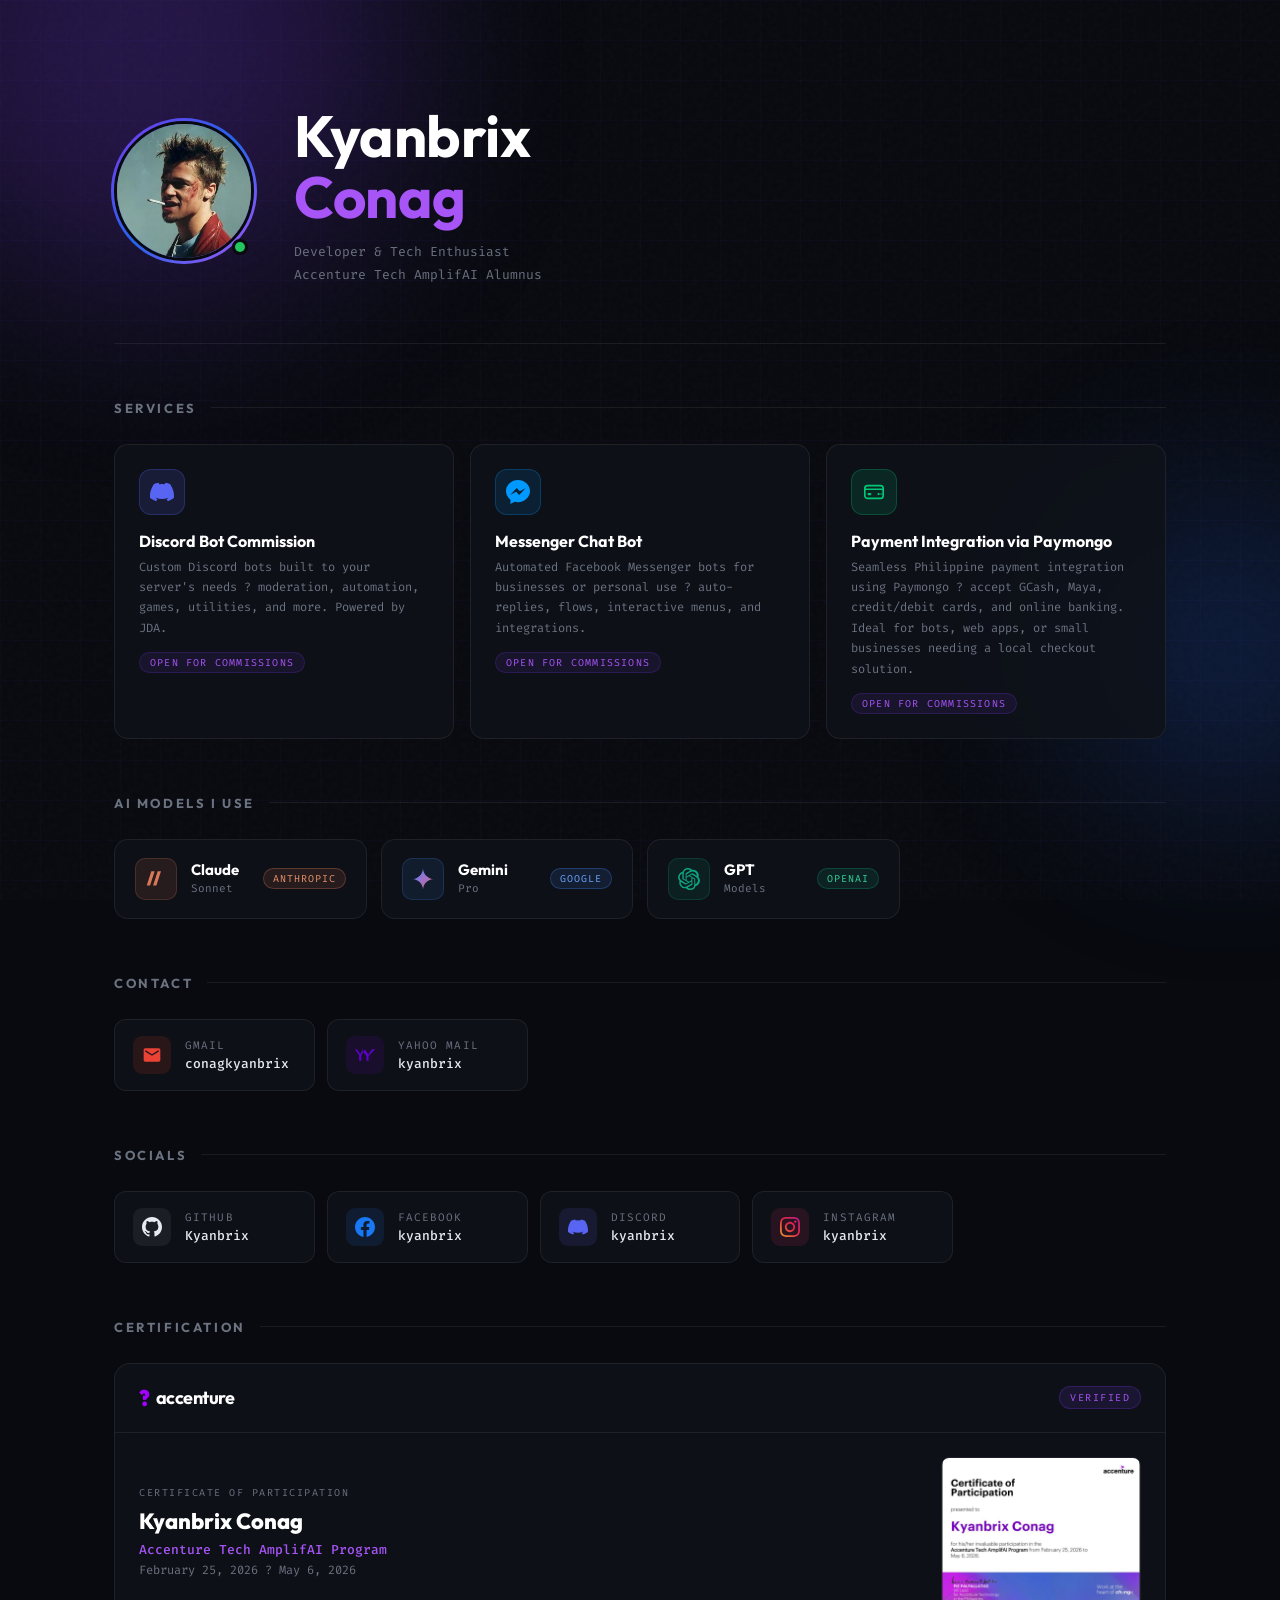
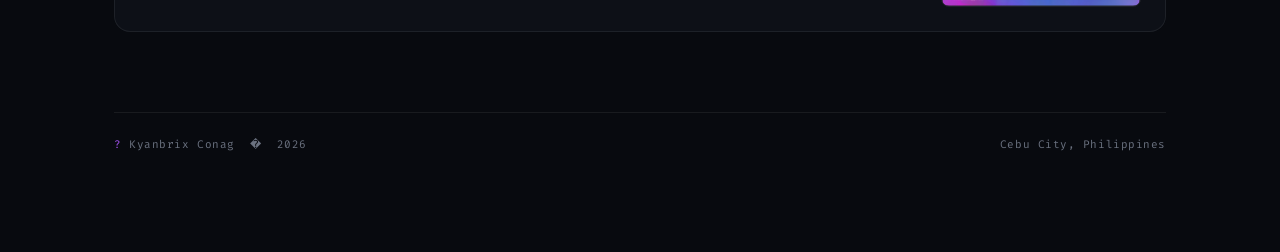
<file: profile-page.html>
<!DOCTYPE html>
<html lang="en">
<head>
    <meta charset="UTF-8" />
    <meta name="viewport" content="width=device-width, initial-scale=1.0"/>
    <title>Kyanbrix Conag ? Portfolio</title>
    <link href="https://fonts.googleapis.com/css2?family=Outfit:wght@400;600;700;800&family=Fira+Code:wght@300;400;500&display=swap" rel="stylesheet"/>
    <style>
        *, *::before, *::after { box-sizing: border-box; margin: 0; padding: 0; }

        :root {
            --bg: #080a0f;
            --surface: #0f1219;
            --surface2: #141820;
            --border: rgba(255,255,255,0.07);
            --accent: #7c3aed;
            --accent2: #a855f7;
            --accent-glow: rgba(124,58,237,0.35);
            --text: #e8eaf0;
            --muted: #6b7280;
            --card: rgba(15,18,25,0.85);
        }

        html { scroll-behavior: smooth; }

        body {
            background: var(--bg);
            color: var(--text);
            font-family: 'Fira Code', monospace;
            min-height: 100vh;
            overflow-x: hidden;
            cursor: default;
        }

        /* NOISE OVERLAY */
        body::before {
            content: '';
            position: fixed;
            inset: 0;
            background-image: url("data:image/svg+xml,%3Csvg viewBox='0 0 200 200' xmlns='http://www.w3.org/2000/svg'%3E%3Cfilter id='n'%3E%3CfeTurbulence type='fractalNoise' baseFrequency='0.9' numOctaves='4' stitchTiles='stitch'/%3E%3C/filter%3E%3Crect width='100%25' height='100%25' filter='url(%23n)'/%3E%3C/svg%3E");
            opacity: 0.025;
            pointer-events: none;
            z-index: 0;
        }

        /* GRID BACKGROUND */
        body::after {
            content: '';
            position: fixed;
            inset: 0;
            background-image:
                    linear-gradient(rgba(124,58,237,0.04) 1px, transparent 1px),
                    linear-gradient(90deg, rgba(124,58,237,0.04) 1px, transparent 1px);
            background-size: 40px 40px;
            pointer-events: none;
            z-index: 0;
        }

        /* GLOW ORB */
        .orb {
            position: fixed;
            border-radius: 50%;
            filter: blur(100px);
            pointer-events: none;
            z-index: 0;
            opacity: 0.25;
        }
        .orb-1 { width: 500px; height: 500px; background: #7c3aed; top: -200px; left: -100px; }
        .orb-2 { width: 300px; height: 300px; background: #2563eb; bottom: 100px; right: -100px; }

        /* LAYOUT */
        .wrapper {
            position: relative;
            z-index: 1;
            max-width: 1100px;
            margin: 0 auto;
            padding: 48px 24px 100px;
        }

        /* HERO */
        .hero {
            display: grid;
            grid-template-columns: auto 1fr;
            gap: 40px;
            align-items: center;
            padding: 48px 0 56px;
            border-bottom: 1px solid var(--border);
            animation: fadeUp 0.7s ease both;
        }

        @keyframes fadeUp {
            from { opacity: 0; transform: translateY(24px); }
            to   { opacity: 1; transform: translateY(0); }
        }

        .avatar-wrap {
            position: relative;
            width: 140px; height: 140px;
            flex-shrink: 0;
        }
        .avatar-wrap::before {
            content: '';
            position: absolute;
            inset: -3px;
            border-radius: 50%;
            background: linear-gradient(135deg, var(--accent), #2563eb, var(--accent2));
            animation: spin 6s linear infinite;
            z-index: -1;
        }
        @keyframes spin { to { transform: rotate(360deg); } }

        .avatar-wrap img {
            width: 140px; height: 140px;
            border-radius: 50%;
            object-fit: cover;
            border: 3px solid var(--bg);
            display: block;
        }

        .status-dot {
            position: absolute;
            bottom: 6px; right: 6px;
            width: 16px; height: 16px;
            background: #22c55e;
            border-radius: 50%;
            border: 3px solid var(--bg);
            animation: pulse 2s ease infinite;
        }
        @keyframes pulse {
            0%, 100% { box-shadow: 0 0 0 0 rgba(34,197,94,0.5); }
            50%       { box-shadow: 0 0 0 6px rgba(34,197,94,0); }
        }

        .hero-text { }
        .label {
            font-size: 11px;
            letter-spacing: 0.2em;
            color: var(--accent2);
            text-transform: uppercase;
            margin-bottom: 10px;
        }
        .hero-name {
            font-family: 'Outfit', sans-serif;
            font-size: clamp(34px, 5.5vw, 58px);
            font-weight: 700;
            line-height: 1.05;
            letter-spacing: -0.5px;
            color: #fff;
            margin-bottom: 12px;
        }
        .hero-name span { color: var(--accent2); }
        .hero-sub {
            font-size: 13px;
            color: var(--muted);
            line-height: 1.8;
        }

        /* SECTION */
        .section {
            margin-top: 56px;
            animation: fadeUp 0.7s ease both;
        }
        .section:nth-child(2) { animation-delay: 0.1s; }
        .section:nth-child(3) { animation-delay: 0.2s; }
        .section:nth-child(4) { animation-delay: 0.3s; }
        .section:nth-child(5) { animation-delay: 0.4s; }

        .section-head {
            display: flex;
            align-items: center;
            gap: 14px;
            margin-bottom: 28px;
        }
        .section-head h2 {
            font-family: 'Outfit', sans-serif;
            font-size: 13px;
            font-weight: 700;
            letter-spacing: 0.2em;
            text-transform: uppercase;
            color: var(--muted);
        }
        .section-head::after {
            content: '';
            flex: 1;
            height: 1px;
            background: var(--border);
        }

        /* SERVICES */
        .services-grid {
            display: grid;
            grid-template-columns: repeat(auto-fill, minmax(280px, 1fr));
            gap: 16px;
        }

        .service-card {
            background: var(--card);
            border: 1px solid var(--border);
            border-radius: 14px;
            padding: 24px;
            backdrop-filter: blur(12px);
            transition: border-color 0.25s, box-shadow 0.25s, transform 0.25s;
            position: relative;
            overflow: hidden;
        }
        .service-card::before {
            content: '';
            position: absolute;
            inset: 0;
            background: linear-gradient(135deg, var(--accent-glow), transparent);
            opacity: 0;
            transition: opacity 0.3s;
        }
        .service-card:hover::before { opacity: 1; }
        .service-card:hover {
            border-color: var(--accent2);
            box-shadow: 0 0 24px var(--accent-glow), 0 4px 20px rgba(0,0,0,0.4);
            transform: translateY(-3px);
        }

        .service-icon {
            width: 46px; height: 46px;
            border-radius: 12px;
            display: flex; align-items: center; justify-content: center;
            font-size: 22px;
            margin-bottom: 16px;
            position: relative; z-index: 1;
        }
        .si-discord { background: rgba(88,101,242,0.15); border: 1px solid rgba(88,101,242,0.25); }
        .si-messenger { background: rgba(0,153,255,0.12); border: 1px solid rgba(0,153,255,0.25); }
        .si-paymongo { background: rgba(0,200,120,0.12); border: 1px solid rgba(0,200,120,0.25); }

        .service-title {
            font-family: 'Outfit', sans-serif;
            font-size: 16px;
            font-weight: 700;
            color: #fff;
            margin-bottom: 6px;
            position: relative; z-index: 1;
        }
        .service-desc {
            font-size: 12px;
            color: var(--muted);
            line-height: 1.7;
            position: relative; z-index: 1;
        }
        .service-tag {
            display: inline-block;
            margin-top: 14px;
            font-size: 10px;
            letter-spacing: 0.12em;
            text-transform: uppercase;
            color: var(--accent2);
            background: rgba(124,58,237,0.1);
            border: 1px solid rgba(124,58,237,0.2);
            padding: 3px 10px;
            border-radius: 999px;
            position: relative; z-index: 1;
        }

        /* AI MODELS */
        .ai-grid {
            display: grid;
            grid-template-columns: repeat(auto-fill, minmax(220px, 1fr));
            gap: 14px;
        }

        .ai-card {
            background: var(--card);
            border: 1px solid var(--border);
            border-radius: 14px;
            padding: 18px 20px;
            display: flex;
            align-items: center;
            gap: 14px;
            backdrop-filter: blur(12px);
            transition: border-color 0.25s, box-shadow 0.25s, transform 0.25s;
            position: relative;
            overflow: hidden;
        }
        .ai-card::before {
            content: '';
            position: absolute;
            inset: 0;
            background: linear-gradient(135deg, var(--accent-glow), transparent);
            opacity: 0;
            transition: opacity 0.3s;
        }
        .ai-card:hover::before { opacity: 1; }
        .ai-card:hover {
            border-color: var(--accent2);
            box-shadow: 0 0 20px var(--accent-glow), 0 4px 20px rgba(0,0,0,0.4);
            transform: translateY(-2px);
        }

        .ai-logo {
            width: 42px; height: 42px;
            border-radius: 10px;
            display: flex; align-items: center; justify-content: center;
            flex-shrink: 0;
            position: relative; z-index: 1;
        }
        .ai-claude   { background: rgba(217,119,87,0.12); border: 1px solid rgba(217,119,87,0.2); }
        .ai-gemini   { background: rgba(66,133,244,0.1);  border: 1px solid rgba(66,133,244,0.2); }
        .ai-gpt      { background: rgba(16,163,127,0.1);  border: 1px solid rgba(16,163,127,0.2); }

        .ai-info { flex: 1; position: relative; z-index: 1; }
        .ai-name {
            font-family: 'Outfit', sans-serif;
            font-size: 15px;
            font-weight: 700;
            color: #fff;
            line-height: 1.2;
        }
        .ai-model {
            font-size: 11px;
            color: var(--muted);
            margin-top: 2px;
        }
        .ai-badge {
            font-size: 10px;
            letter-spacing: 0.1em;
            text-transform: uppercase;
            padding: 3px 9px;
            border-radius: 999px;
            border: 1px solid;
            white-space: nowrap;
            position: relative; z-index: 1;
        }

        /* CONTACT GRID */
        .contact-grid {
            display: grid;
            grid-template-columns: repeat(auto-fill, minmax(200px, 1fr));
            gap: 12px;
        }

        .contact-card {
            background: var(--card);
            border: 1px solid var(--border);
            border-radius: 12px;
            padding: 16px 18px;
            display: flex;
            align-items: center;
            gap: 14px;
            text-decoration: none;
            color: var(--text);
            transition: border-color 0.25s, box-shadow 0.25s, transform 0.25s, background 0.25s;
            backdrop-filter: blur(12px);
            position: relative;
            overflow: hidden;
        }
        .contact-card::before {
            content: '';
            position: absolute;
            inset: 0;
            background: linear-gradient(135deg, var(--accent-glow), transparent);
            opacity: 0;
            transition: opacity 0.3s;
        }
        .contact-card:hover::before { opacity: 1; }
        .contact-card:hover {
            border-color: var(--accent2);
            box-shadow: 0 0 20px var(--accent-glow), 0 4px 20px rgba(0,0,0,0.4);
            transform: translateY(-2px);
            background: rgba(124,58,237,0.08);
        }

        .contact-icon {
            width: 38px; height: 38px;
            border-radius: 9px;
            display: flex; align-items: center; justify-content: center;
            font-size: 18px;
            flex-shrink: 0;
            position: relative; z-index: 1;
        }
        .contact-info { position: relative; z-index: 1; }
        .contact-platform {
            font-size: 11px;
            letter-spacing: 0.1em;
            text-transform: uppercase;
            color: var(--muted);
            margin-bottom: 2px;
        }
        .contact-handle {
            font-size: 13px;
            font-weight: 500;
            color: var(--text);
            white-space: nowrap;
            overflow: hidden;
            text-overflow: ellipsis;
            max-width: 140px;
        }

        /* ICON BG COLORS */
        .ic-github { background: rgba(255,255,255,0.06); }
        .ic-gmail  { background: rgba(234,67,53,0.12); }
        .ic-yahoo  { background: rgba(114,0,212,0.12); }
        .ic-fb     { background: rgba(24,119,242,0.12); }
        .ic-discord{ background: rgba(88,101,242,0.12); }
        .ic-ig     { background: rgba(225,48,108,0.12); }

        /* CERTIFICATION */
        .cert-card {
            background: var(--card);
            border: 1px solid var(--border);
            border-radius: 16px;
            overflow: hidden;
            backdrop-filter: blur(12px);
            transition: border-color 0.25s, box-shadow 0.25s;
        }
        .cert-card:hover {
            border-color: rgba(124,58,237,0.4);
            box-shadow: 0 0 30px var(--accent-glow);
        }

        .cert-header {
            display: flex;
            align-items: center;
            gap: 16px;
            padding: 20px 24px;
            border-bottom: 1px solid var(--border);
        }
        .accenture-logo {
            display: flex;
            align-items: center;
            gap: 6px;
            font-family: 'Outfit', sans-serif;
            font-size: 18px;
            font-weight: 700;
            color: #fff;
            letter-spacing: -0.5px;
        }
        .accenture-logo .chevron {
            color: #a100ff;
            font-size: 22px;
            font-weight: 900;
        }
        .cert-badge {
            margin-left: auto;
            font-size: 10px;
            letter-spacing: 0.15em;
            text-transform: uppercase;
            color: var(--accent2);
            background: rgba(124,58,237,0.12);
            border: 1px solid rgba(124,58,237,0.25);
            padding: 4px 10px;
            border-radius: 999px;
        }

        .cert-body {
            padding: 24px;
            display: grid;
            grid-template-columns: 1fr auto;
            gap: 24px;
            align-items: center;
        }
        .cert-title {
            font-size: 10px;
            letter-spacing: 0.15em;
            text-transform: uppercase;
            color: var(--muted);
            margin-bottom: 8px;
        }
        .cert-name {
            font-family: 'Outfit', sans-serif;
            font-size: 22px;
            font-weight: 800;
            color: #fff;
            margin-bottom: 6px;
        }
        .cert-program {
            font-size: 13px;
            color: var(--accent2);
            font-weight: 500;
            margin-bottom: 4px;
        }
        .cert-dates {
            font-size: 12px;
            color: var(--muted);
        }

        .cert-preview {
            width: 200px;
            border-radius: 8px;
            overflow: hidden;
            border: 1px solid var(--border);
            cursor: pointer;
            transition: transform 0.25s, box-shadow 0.25s;
            flex-shrink: 0;
        }
        .cert-preview:hover {
            transform: scale(1.03);
            box-shadow: 0 8px 30px rgba(0,0,0,0.5);
        }
        .cert-preview img { width: 100%; display: block; }

        /* LIGHTBOX */
        .lightbox {
            display: none;
            position: fixed;
            inset: 0;
            background: rgba(0,0,0,0.85);
            z-index: 1000;
            align-items: center;
            justify-content: center;
            backdrop-filter: blur(8px);
        }
        .lightbox.active { display: flex; animation: fadeIn 0.2s ease; }
        @keyframes fadeIn { from { opacity: 0; } to { opacity: 1; } }
        .lightbox img {
            max-width: 90vw;
            max-height: 85vh;
            border-radius: 12px;
            box-shadow: 0 20px 80px rgba(0,0,0,0.8);
        }
        .lb-close {
            position: absolute;
            top: 20px; right: 24px;
            font-size: 28px;
            color: #fff;
            cursor: pointer;
            background: none; border: none;
            opacity: 0.7;
            transition: opacity 0.2s;
        }
        .lb-close:hover { opacity: 1; }

        /* FOOTER */
        .footer {
            margin-top: 80px;
            padding-top: 24px;
            border-top: 1px solid var(--border);
            display: flex;
            justify-content: space-between;
            align-items: center;
            font-size: 11px;
            color: var(--muted);
            letter-spacing: 0.05em;
            animation: fadeUp 0.7s 0.3s ease both;
        }
        .footer-dot { color: var(--accent2); }

        /* SCROLLBAR */
        ::-webkit-scrollbar { width: 4px; }
        ::-webkit-scrollbar-track { background: var(--bg); }
        ::-webkit-scrollbar-thumb { background: var(--accent); border-radius: 2px; }
    </style>
</head>
<body>

<!-- BG -->
<div class="orb orb-1"></div>
<div class="orb orb-2"></div>

<div class="wrapper">

    <!-- HERO -->
    <section class="hero">
        <div class="avatar-wrap">
            <img src="[data-uri]" alt="Kyanbrix Conag"/>
            <div class="status-dot"></div>
        </div>
        <div class="hero-text">
            <p class="label"></p>
            <h1 class="hero-name">Kyanbrix<br/><span>Conag</span></h1>
            <p class="hero-sub">Developer &amp; Tech Enthusiast<br/>Accenture Tech AmplifAI Alumnus</p>
        </div>
    </section>

    <!-- SERVICES -->
    <section class="section">
        <div class="section-head">
            <h2>Services</h2>
        </div>
        <div class="services-grid">

            <div class="service-card">
                <div class="service-icon si-discord">
                    <svg width="24" height="24" viewBox="0 0 24 24" fill="#5865F2"><path d="M20.317 4.37a19.791 19.791 0 0 0-4.885-1.515.074.074 0 0 0-.079.037c-.21.375-.444.864-.608 1.25a18.27 18.27 0 0 0-5.487 0 12.64 12.64 0 0 0-.617-1.25.077.077 0 0 0-.079-.037A19.736 19.736 0 0 0 3.677 4.37a.07.07 0 0 0-.032.027C.533 9.046-.32 13.58.099 18.057a.082.082 0 0 0 .031.057 19.9 19.9 0 0 0 5.993 3.03.078.078 0 0 0 .084-.028c.462-.63.874-1.295 1.226-1.994a.076.076 0 0 0-.041-.106 13.107 13.107 0 0 1-1.872-.892.077.077 0 0 1-.008-.128 10.2 10.2 0 0 0 .372-.292.074.074 0 0 1 .077-.01c3.928 1.793 8.18 1.793 12.062 0a.074.074 0 0 1 .078.01c.12.098.246.198.373.292a.077.077 0 0 1-.006.127 12.299 12.299 0 0 1-1.873.892.077.077 0 0 0-.041.107c.36.698.772 1.362 1.225 1.993a.076.076 0 0 0 .084.028 19.839 19.839 0 0 0 6.002-3.03.077.077 0 0 0 .032-.054c.5-5.177-.838-9.674-3.549-13.66a.061.061 0 0 0-.031-.03z"/></svg>
                </div>
                <p class="service-title">Discord Bot Commission</p>
                <p class="service-desc">Custom Discord bots built to your server's needs ? moderation, automation, games, utilities, and more. Powered by JDA.</p>
                <span class="service-tag">Open for commissions</span>
            </div>

            <div class="service-card">
                <div class="service-icon si-messenger">
                    <svg width="24" height="24" viewBox="0 0 24 24" fill="#0099FF"><path d="M12 0C5.373 0 0 4.974 0 11.111c0 3.498 1.744 6.614 4.469 8.654V24l4.088-2.242c1.092.301 2.246.464 3.443.464 6.627 0 12-4.975 12-11.111S18.627 0 12 0zm1.191 14.963l-3.055-3.26-5.963 3.26L10.732 8l3.131 3.259L19.752 8l-6.561 6.963z"/></svg>
                </div>
                <p class="service-title">Messenger Chat Bot</p>
                <p class="service-desc">Automated Facebook Messenger bots for businesses or personal use ? auto-replies, flows, interactive menus, and integrations.</p>
                <span class="service-tag">Open for commissions</span>
            </div>

            <div class="service-card">
                <div class="service-icon si-paymongo">
                    <svg width="22" height="22" viewBox="0 0 24 24" fill="none" xmlns="http://www.w3.org/2000/svg">
                        <rect x="2" y="5" width="20" height="14" rx="3" stroke="#00c878" stroke-width="1.8"/>
                        <path d="M2 9h20" stroke="#00c878" stroke-width="1.8"/>
                        <rect x="5" y="13" width="4" height="2.5" rx="1" fill="#00c878"/>
                        <circle cx="17" cy="14.25" r="1.2" fill="#00c878"/>
                        <circle cx="20" cy="14.25" r="1.2" fill="#00c878" opacity="0.5"/>
                    </svg>
                </div>
                <p class="service-title">Payment Integration via Paymongo</p>
                <p class="service-desc">Seamless Philippine payment integration using Paymongo ? accept GCash, Maya, credit/debit cards, and online banking. Ideal for bots, web apps, or small businesses needing a local checkout solution.</p>
                <span class="service-tag">Open for commissions</span>
            </div>

        </div>
    </section>

    <!-- AI MODELS -->
    <section class="section">
        <div class="section-head">
            <h2>AI Models I Use</h2>
        </div>
        <div class="ai-grid">

            <div class="ai-card">
                <div class="ai-logo ai-claude">
                    <svg width="22" height="22" viewBox="0 0 24 24" fill="none" xmlns="http://www.w3.org/2000/svg">
                        <path d="M13.827 3.52h3.603l-5.008 15.507h-3.58L13.827 3.52z" fill="#D97757"/>
                        <path d="M6.916 3.52h3.602L5.51 19.027H1.908L6.916 3.52z" fill="#D97757"/>
                    </svg>
                </div>
                <div class="ai-info">
                    <p class="ai-name">Claude</p>
                    <p class="ai-model">Sonnet</p>
                </div>
                <span class="ai-badge" style="background:rgba(217,119,87,0.12);border-color:rgba(217,119,87,0.3);color:#e8926a;">Anthropic</span>
            </div>

            <div class="ai-card">
                <div class="ai-logo ai-gemini">
                    <svg width="22" height="22" viewBox="0 0 28 28" fill="none" xmlns="http://www.w3.org/2000/svg">
                        <defs><linearGradient id="gm" x1="0" y1="0" x2="28" y2="28" gradientUnits="userSpaceOnUse"><stop stop-color="#4285F4"/><stop offset="0.5" stop-color="#9B72CB"/><stop offset="1" stop-color="#D96570"/></linearGradient></defs>
                        <path d="M14 28C14 26.063 13.627 24.243 12.88 22.54 12.157 20.837 11.165 19.355 9.905 18.095 8.645 16.835 7.163 15.843 5.46 15.12 3.757 14.373 1.937 14 0 14c1.937 0 3.757-.362 5.46-1.085C7.163 12.168 8.645 11.165 9.905 9.905c1.26-1.26 2.252-2.742 2.975-4.445C13.627 3.757 14 1.937 14 0c0 1.937.362 3.757 1.085 5.46.747 1.703 1.75 3.185 3.01 4.445 1.26 1.26 2.742 2.263 4.445 3.01C24.243 13.638 26.063 14 28 14c-1.937 0-3.757.373-5.46 1.12-1.703.747-3.185 1.75-4.445 3.01-1.26 1.26-2.263 2.742-3.01 4.445C14.362 24.243 14 26.063 14 28z" fill="url(#gm)"/>
                    </svg>
                </div>
                <div class="ai-info">
                    <p class="ai-name">Gemini</p>
                    <p class="ai-model">Pro</p>
                </div>
                <span class="ai-badge" style="background:rgba(66,133,244,0.12);border-color:rgba(66,133,244,0.3);color:#6aa3f8;">Google</span>
            </div>

            <div class="ai-card">
                <div class="ai-logo ai-gpt">
                    <svg width="22" height="22" viewBox="0 0 24 24" fill="none" xmlns="http://www.w3.org/2000/svg">
                        <path d="M22.282 9.821a5.985 5.985 0 0 0-.516-4.91 6.046 6.046 0 0 0-6.51-2.9A6.065 6.065 0 0 0 4.981 4.18a5.985 5.985 0 0 0-3.998 2.9 6.046 6.046 0 0 0 .743 7.097 5.98 5.98 0 0 0 .51 4.911 6.051 6.051 0 0 0 6.515 2.9A5.985 5.985 0 0 0 13.26 24a6.056 6.056 0 0 0 5.772-4.206 5.99 5.99 0 0 0 3.997-2.9 6.056 6.056 0 0 0-.747-7.073zM13.26 22.43a4.476 4.476 0 0 1-2.876-1.04l.141-.081 4.779-2.758a.795.795 0 0 0 .392-.681v-6.737l2.02 1.168a.071.071 0 0 1 .038.052v5.583a4.504 4.504 0 0 1-4.494 4.494zM3.6 18.304a4.47 4.47 0 0 1-.535-3.014l.142.085 4.783 2.759a.771.771 0 0 0 .78 0l5.843-3.369v2.332a.08.08 0 0 1-.033.062L9.74 19.95a4.5 4.5 0 0 1-6.14-1.646zM2.34 7.896a4.485 4.485 0 0 1 2.366-1.973V11.6a.766.766 0 0 0 .388.676l5.815 3.355-2.02 1.168a.076.076 0 0 1-.071.008L4.5 14.019a4.5 4.5 0 0 1-2.16-6.123zm16.597 3.855l-5.843-3.369 2.02-1.168a.076.076 0 0 1 .071-.008l4.319 2.487a4.5 4.5 0 0 1-.695 8.118v-5.683a.79.79 0 0 0-.372-.677zm2.01-3.023l-.141-.085-4.774-2.782a.776.776 0 0 0-.785 0L9.409 9.23V6.897a.08.08 0 0 1 .032-.06l4.316-2.482a4.496 4.496 0 0 1 6.638 4.66zm-12.64 4.135l-2.02-1.164a.08.08 0 0 1-.038-.057V6.075a4.496 4.496 0 0 1 7.375-3.453l-.142.08-4.778 2.758a.795.795 0 0 0-.393.681zm1.097-2.365l2.602-1.5 2.607 1.5v2.999l-2.597 1.5-2.607-1.5V11.498z" fill="#10a37f"/>
                    </svg>
                </div>
                <div class="ai-info">
                    <p class="ai-name">GPT</p>
                    <p class="ai-model">Models</p>
                </div>
                <span class="ai-badge" style="background:rgba(16,163,127,0.12);border-color:rgba(16,163,127,0.3);color:#34d399;">OpenAI</span>
            </div>

        </div>
    </section>

    <!-- CONTACT -->
    <section class="section">
        <div class="section-head">
            <h2>Contact</h2>
        </div>
        <div class="contact-grid">

            <a class="contact-card" href="mailto:conagkyanbrix@gmail.com">
                <div class="contact-icon ic-gmail">
                    <svg width="20" height="20" viewBox="0 0 24 24" fill="none"><path d="M20 4H4C2.9 4 2 4.9 2 6v12c0 1.1.9 2 2 2h16c1.1 0 2-.9 2-2V6c0-1.1-.9-2-2-2zm0 4l-8 5-8-5V6l8 5 8-5v2z" fill="#EA4335"/></svg>
                </div>
                <div class="contact-info">
                    <p class="contact-platform">Gmail</p>
                    <p class="contact-handle">conagkyanbrix</p>
                </div>
            </a>

            <a class="contact-card" href="mailto:kyanbrix@yahoo.com">
                <div class="contact-icon ic-yahoo">
                    <svg width="20" height="20" viewBox="0 0 24 24" fill="#6001D2"><path d="M24 5h-3.7L16 11.6 11.7 5H8l5.7 8.3V19h2.6v-5.7L24 5zm-24 0h2.4l3.7 6.2L9.8 5h2.4l-4.7 7.3V19H5V12.3L0 5z"/></svg>
                </div>
                <div class="contact-info">
                    <p class="contact-platform">Yahoo Mail</p>
                    <p class="contact-handle">kyanbrix</p>
                </div>
            </a>

        </div>
    </section>

    <!-- SOCIALS -->
    <section class="section">
        <div class="section-head">
            <h2>Socials</h2>
        </div>
        <div class="contact-grid">

            <a class="contact-card" href="https://github.com/Kyanbrix" target="_blank">
                <div class="contact-icon ic-github">
                    <svg width="20" height="20" fill="currentColor" viewBox="0 0 24 24"><path d="M12 0C5.37 0 0 5.37 0 12c0 5.3 3.438 9.8 8.205 11.385.6.113.82-.258.82-.577 0-.285-.01-1.04-.015-2.04-3.338.724-4.042-1.61-4.042-1.61-.546-1.385-1.335-1.755-1.335-1.755-1.087-.744.084-.729.084-.729 1.205.084 1.838 1.236 1.838 1.236 1.07 1.835 2.809 1.305 3.495.998.108-.776.417-1.305.76-1.605-2.665-.3-5.466-1.332-5.466-5.93 0-1.31.465-2.38 1.235-3.22-.135-.303-.54-1.523.105-3.176 0 0 1.005-.322 3.3 1.23.96-.267 1.98-.399 3-.405 1.02.006 2.04.138 3 .405 2.28-1.552 3.285-1.23 3.285-1.23.645 1.653.24 2.873.12 3.176.765.84 1.23 1.91 1.23 3.22 0 4.61-2.805 5.625-5.475 5.92.42.36.81 1.096.81 2.22 0 1.606-.015 2.896-.015 3.286 0 .315.21.69.825.57C20.565 21.795 24 17.295 24 12c0-6.63-5.37-12-12-12z"/></svg>
                </div>
                <div class="contact-info">
                    <p class="contact-platform">GitHub</p>
                    <p class="contact-handle">Kyanbrix</p>
                </div>
            </a>

            <a class="contact-card" href="https://www.facebook.com/kyanbrix" target="_blank">
                <div class="contact-icon ic-fb">
                    <svg width="20" height="20" viewBox="0 0 24 24" fill="#1877F2"><path d="M24 12.073C24 5.405 18.627 0 12 0S0 5.405 0 12.073C0 18.1 4.388 23.094 10.125 24v-8.437H7.078v-3.49h3.047V9.41c0-3.025 1.792-4.697 4.532-4.697 1.312 0 2.686.236 2.686.236v2.97h-1.513c-1.491 0-1.956.93-1.956 1.886v2.267h3.328l-.532 3.49h-2.796V24C19.612 23.094 24 18.1 24 12.073z"/></svg>
                </div>
                <div class="contact-info">
                    <p class="contact-platform">Facebook</p>
                    <p class="contact-handle">kyanbrix</p>
                </div>
            </a>

            <a class="contact-card" href="#" onclick="navigator.clipboard.writeText('kyanbrix'); this.querySelector('.contact-handle').textContent='Copied!'; setTimeout(()=>this.querySelector('.contact-handle').textContent='kyanbrix',1500); return false;">
                <div class="contact-icon ic-discord">
                    <svg width="20" height="20" viewBox="0 0 24 24" fill="#5865F2"><path d="M20.317 4.37a19.791 19.791 0 0 0-4.885-1.515.074.074 0 0 0-.079.037c-.21.375-.444.864-.608 1.25a18.27 18.27 0 0 0-5.487 0 12.64 12.64 0 0 0-.617-1.25.077.077 0 0 0-.079-.037A19.736 19.736 0 0 0 3.677 4.37a.07.07 0 0 0-.032.027C.533 9.046-.32 13.58.099 18.057a.082.082 0 0 0 .031.057 19.9 19.9 0 0 0 5.993 3.03.078.078 0 0 0 .084-.028c.462-.63.874-1.295 1.226-1.994a.076.076 0 0 0-.041-.106 13.107 13.107 0 0 1-1.872-.892.077.077 0 0 1-.008-.128 10.2 10.2 0 0 0 .372-.292.074.074 0 0 1 .077-.01c3.928 1.793 8.18 1.793 12.062 0a.074.074 0 0 1 .078.01c.12.098.246.198.373.292a.077.077 0 0 1-.006.127 12.299 12.299 0 0 1-1.873.892.077.077 0 0 0-.041.107c.36.698.772 1.362 1.225 1.993a.076.076 0 0 0 .084.028 19.839 19.839 0 0 0 6.002-3.03.077.077 0 0 0 .032-.054c.5-5.177-.838-9.674-3.549-13.66a.061.061 0 0 0-.031-.03z"/></svg>
                </div>
                <div class="contact-info">
                    <p class="contact-platform">Discord</p>
                    <p class="contact-handle">kyanbrix</p>
                </div>
            </a>

            <a class="contact-card" href="https://www.instagram.com/kyanbrix/" target="_blank">
                <div class="contact-icon ic-ig">
                    <svg width="20" height="20" viewBox="0 0 24 24" fill="url(#ig-grad)">
                        <defs>
                            <linearGradient id="ig-grad" x1="0%" y1="100%" x2="100%" y2="0%">
                                <stop offset="0%" stop-color="#f09433"/>
                                <stop offset="25%" stop-color="#e6683c"/>
                                <stop offset="50%" stop-color="#dc2743"/>
                                <stop offset="75%" stop-color="#cc2366"/>
                                <stop offset="100%" stop-color="#bc1888"/>
                            </linearGradient>
                        </defs>
                        <path d="M12 2.163c3.204 0 3.584.012 4.85.07 3.252.148 4.771 1.691 4.919 4.919.058 1.265.069 1.645.069 4.849 0 3.205-.012 3.584-.069 4.849-.149 3.225-1.664 4.771-4.919 4.919-1.266.058-1.644.07-4.85.07-3.204 0-3.584-.012-4.849-.07-3.26-.149-4.771-1.699-4.919-4.92-.058-1.265-.07-1.644-.07-4.849 0-3.204.013-3.583.07-4.849.149-3.227 1.664-4.771 4.919-4.919 1.266-.057 1.645-.069 4.849-.069zm0-2.163c-3.259 0-3.667.014-4.947.072-4.358.2-6.78 2.618-6.98 6.98-.059 1.281-.073 1.689-.073 4.948 0 3.259.014 3.668.072 4.948.2 4.358 2.618 6.78 6.98 6.98 1.281.058 1.689.072 4.948.072 3.259 0 3.668-.014 4.948-.072 4.354-.2 6.782-2.618 6.979-6.98.059-1.28.073-1.689.073-4.948 0-3.259-.014-3.667-.072-4.947-.196-4.354-2.617-6.78-6.979-6.98-1.281-.059-1.69-.073-4.949-.073zm0 5.838c-3.403 0-6.162 2.759-6.162 6.162s2.759 6.163 6.162 6.163 6.162-2.759 6.162-6.163c0-3.403-2.759-6.162-6.162-6.162zm0 10.162c-2.209 0-4-1.79-4-4 0-2.209 1.791-4 4-4s4 1.791 4 4c0 2.21-1.791 4-4 4zm6.406-11.845c-.796 0-1.441.645-1.441 1.44s.645 1.44 1.441 1.44c.795 0 1.439-.645 1.439-1.44s-.644-1.44-1.439-1.44z"/>
                    </svg>
                </div>
                <div class="contact-info">
                    <p class="contact-platform">Instagram</p>
                    <p class="contact-handle">kyanbrix</p>
                </div>
            </a>

        </div>
    </section>

    <!-- CERTIFICATION -->
    <section class="section">
        <div class="section-head">
            <h2>Certification</h2>
        </div>
        <div class="cert-card">
            <div class="cert-header">
                <div class="accenture-logo">
                    <span class="chevron">?</span>
                    <span>accenture</span>
                </div>
                <span class="cert-badge">Verified</span>
            </div>
            <div class="cert-body">
                <div>
                    <p class="cert-title">Certificate of Participation</p>
                    <p class="cert-name">Kyanbrix Conag</p>
                    <p class="cert-program">Accenture Tech AmplifAI Program</p>
                    <p class="cert-dates">February 25, 2026 ? May 6, 2026</p>
                </div>
                <div class="cert-preview" onclick="document.getElementById('lb').classList.add('active')">
                    <img src="[data-uri]" alt="Accenture Certificate"/>
                </div>
            </div>
        </div>
    </section>

    <!-- FOOTER -->
    <footer class="footer">
        <span><span class="footer-dot">?</span> Kyanbrix Conag &nbsp;�&nbsp; 2026</span>
        <span>Cebu City, Philippines</span>
    </footer>

</div>

<!-- LIGHTBOX -->
<div class="lightbox" id="lb">
    <button class="lb-close" onclick="document.getElementById('lb').classList.remove('active')">?</button>
    <img src="[data-uri]" alt="Accenture Certificate"/>
</div>

<script>
    // Close lightbox on backdrop
    document.getElementById('lb').addEventListener('click', function(e) { if(e.target === this) this.classList.remove('active'); });
</script>
</body>
</html>
</file>
